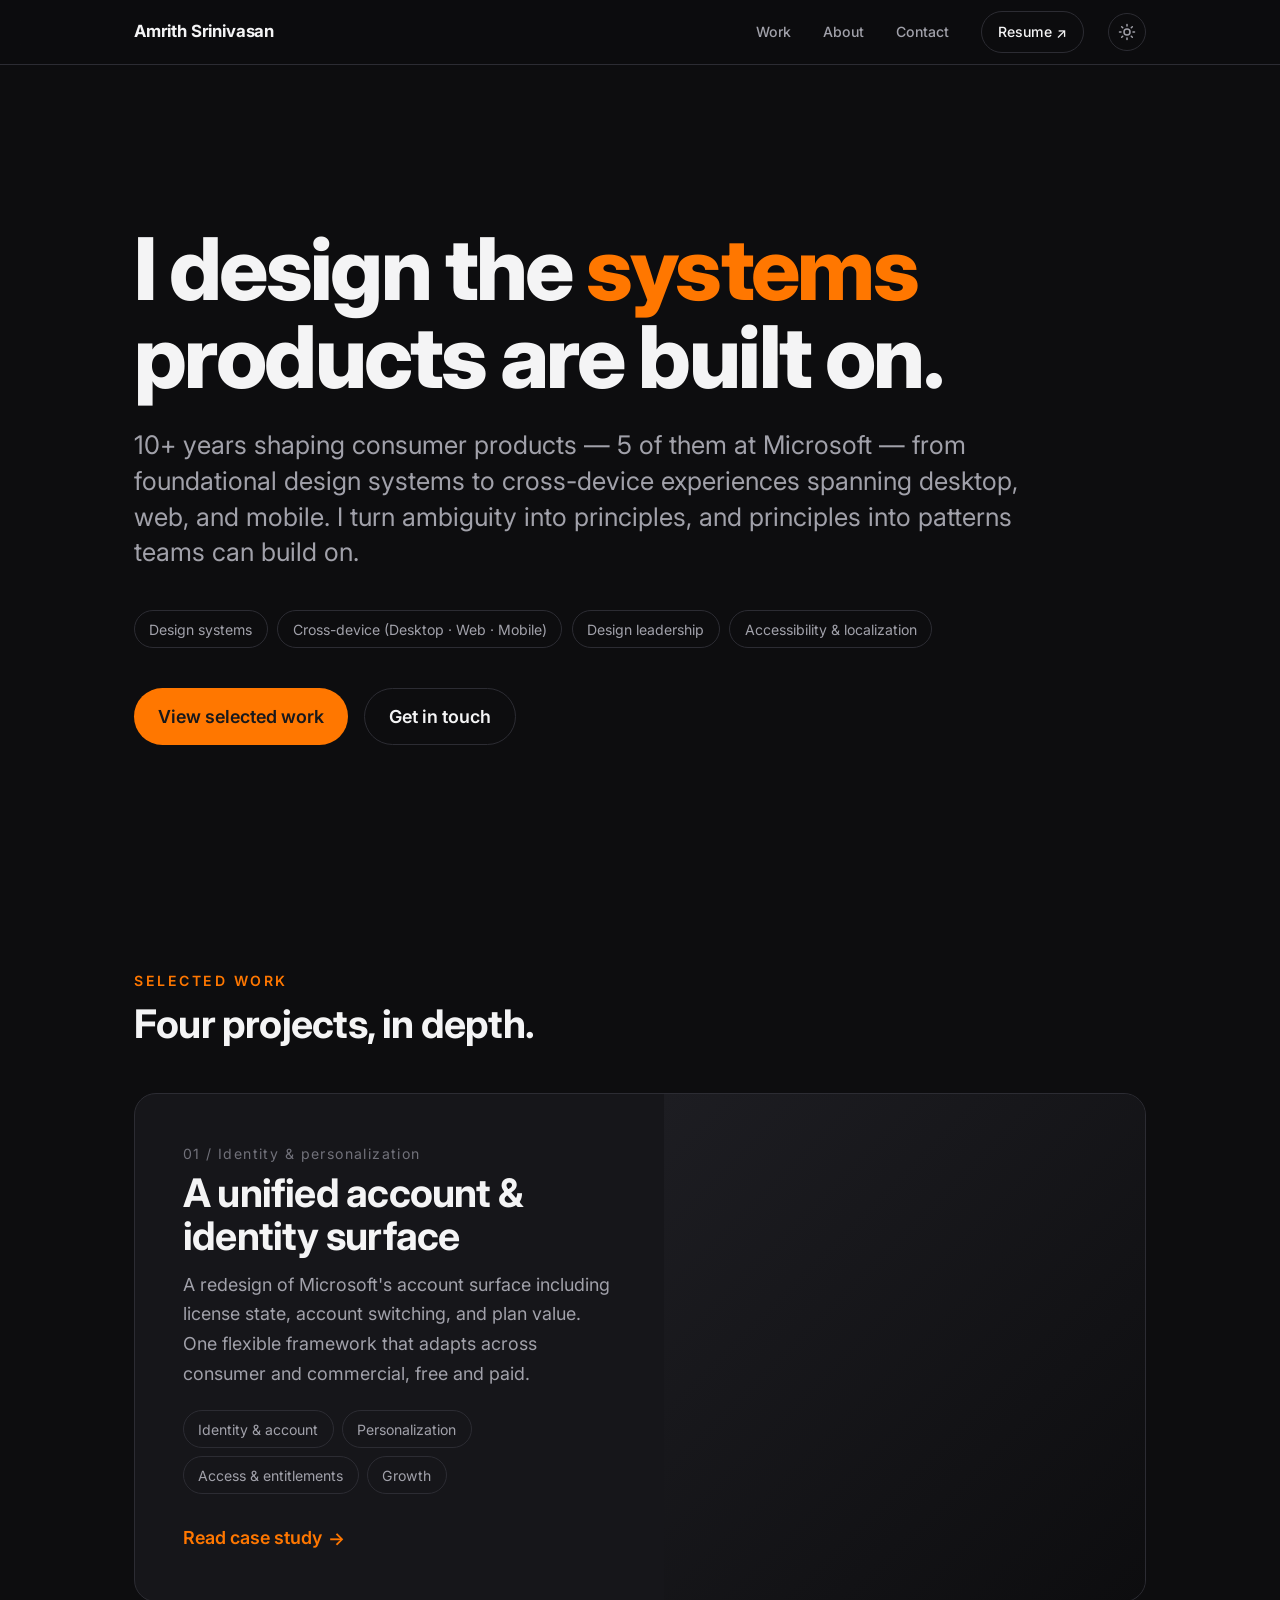
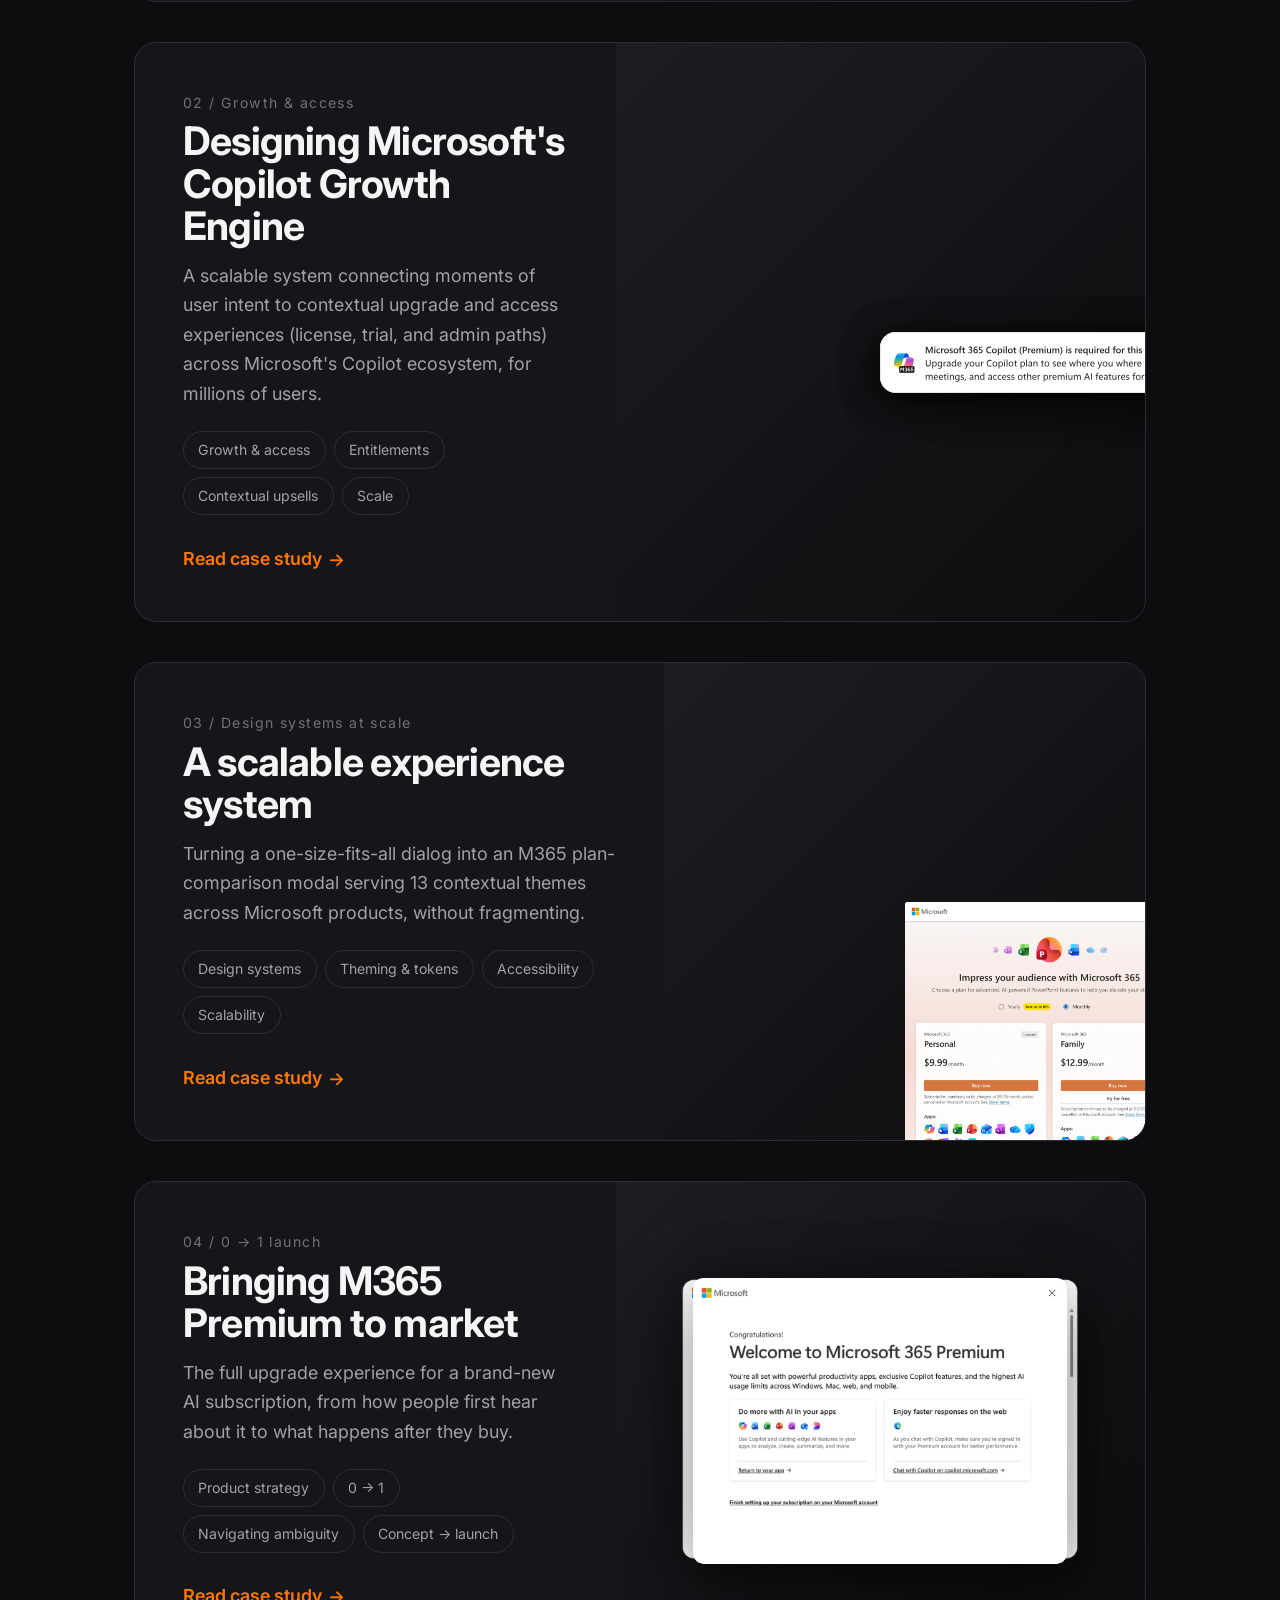
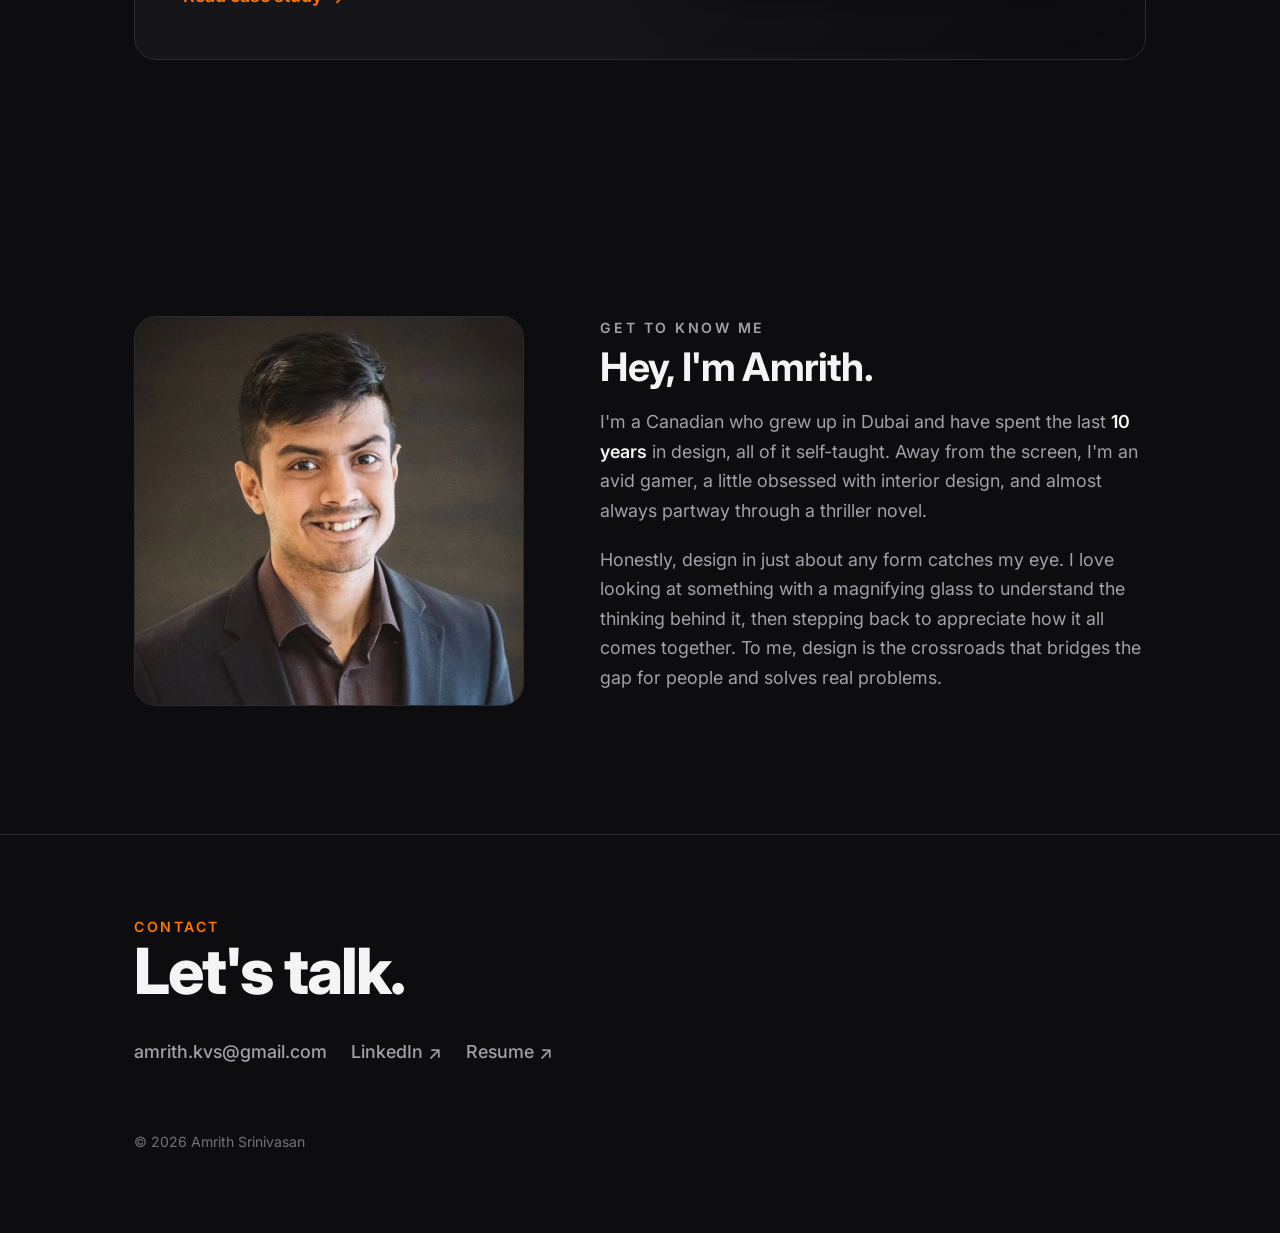
<file: index.html>
<!DOCTYPE html>
<html lang="en">
<head>
  <meta charset="UTF-8" />
  <meta name="viewport" content="width=device-width, initial-scale=1.0" />
  <link rel="icon" href="/favicon.ico" sizes="any" />
  <link rel="apple-touch-icon" href="/apple-touch-icon.png" />
  <title>Amrith Srinivasan · Portfolio</title>
  <meta name="description" content="Product designer with 10+ years of experience in identity, access, growth, and design systems. Most recently at Microsoft, working across desktop, web, and mobile." />
  <link rel="preconnect" href="https://fonts.googleapis.com" />
  <link rel="preconnect" href="https://fonts.gstatic.com" crossorigin />
  <link href="https://fonts.googleapis.com/css2?family=Inter:wght@400;500;600;700;800&display=swap" rel="stylesheet" />
  <script>(function(){try{if(localStorage.getItem('theme')==='light')document.documentElement.setAttribute('data-theme','light');}catch(e){}})();</script>
  <link rel="stylesheet" href="styles.css?v=58" />
</head>
<body>

  <!-- ============ NAV ============ -->
  <header class="nav" id="nav">
    <div class="wrap nav__inner">
      <a href="#top" class="nav__brand">Amrith Srinivasan</a>
      <div class="nav__right">
        <nav class="nav__links">
          <a href="#work">Work</a>
          <a href="#about">About</a>
          <a href="#contact">Contact</a>
          <a href="assets/resume.pdf" class="nav__cta">Resume <span class="ico-arr">↗</span></a>
        </nav>
        <button class="theme-toggle" id="themeToggle" type="button" aria-label="Toggle light and dark mode" title="Toggle theme">
          <svg class="icon-sun" viewBox="0 0 24 24" fill="none" stroke="currentColor" stroke-width="2" stroke-linecap="round" stroke-linejoin="round" aria-hidden="true"><circle cx="12" cy="12" r="4"/><path d="M12 2v2m0 16v2M4.9 4.9l1.4 1.4m11.4 11.4l1.4 1.4M2 12h2m16 0h2M4.9 19.1l1.4-1.4M17.7 6.3l1.4-1.4"/></svg>
          <svg class="icon-moon" viewBox="0 0 24 24" fill="none" stroke="currentColor" stroke-width="2" stroke-linecap="round" stroke-linejoin="round" aria-hidden="true"><path d="M21 12.8A9 9 0 1 1 11.2 3 7 7 0 0 0 21 12.8z"/></svg>
        </button>
        <button class="nav__toggle" aria-label="Menu" id="navToggle">☰</button>
      </div>
    </div>
  </header>

  <main id="top">

    <!-- ============ HERO ============ -->
    <section class="hero wrap">
      <h1 class="reveal">
        I design the <span class="accent">systems</span> products are built on.
      </h1>
      <p class="hero__lede reveal">
        10+ years shaping consumer products — 5 of them at Microsoft — from foundational design systems to cross-device experiences spanning desktop, web, and mobile. I turn ambiguity into principles, and principles into patterns teams can build on.
      </p>
      <div class="hero__meta reveal">
        <span class="tag">Design systems</span>
        <span class="tag">Cross-device (Desktop · Web · Mobile)</span>
        <span class="tag">Design leadership</span>
        <span class="tag">Accessibility &amp; localization</span>
      </div>
      <div class="btn-row reveal">
        <a href="#work" class="btn">View selected work</a>
        <a href="#contact" class="btn btn--ghost">Get in touch</a>
      </div>
    </section>

    <!-- ============ SELECTED WORK ============ -->
    <section class="section" id="work">
      <div class="wrap">
        <div class="head reveal">
          <p class="eyebrow">Selected work</p>
          <h2>Four projects, in depth.</h2>
        </div>

        <div class="work">

          <!-- ===== CASE 1 - Identity & personalization ===== -->
          <a class="case reveal" href="work/profiles-personalization.html">
            <div class="case__body">
              <span class="case__num">01 / Identity &amp; personalization</span>
              <h3 class="case__title">A unified account &amp; identity surface</h3>
              <p class="case__desc">
                A redesign of Microsoft's account surface including license state, account switching, and plan value. One flexible framework that adapts across consumer and commercial, free and paid.
              </p>
              <div class="case__tags">
                <span class="tag">Identity &amp; account</span>
                <span class="tag">Personalization</span>
                <span class="tag">Access &amp; entitlements</span>
                <span class="tag">Growth</span>
              </div>
              <span class="case__link">Read case study <span>→</span></span>
            </div>
            <div class="case__media">
              <div class="scaleshow" aria-hidden="true">
                <img class="scaleshow__item" src="assets/images/profiles-consumer-pf.svg?v=3" alt="" loading="lazy" />
                <img class="scaleshow__item" src="assets/images/profiles-consumer-free.svg" alt="" loading="lazy" />
                <img class="scaleshow__item" src="assets/images/profiles-commercial-premium.webp" alt="" loading="lazy" />
              </div>
            </div>
          </a>

          <!-- ===== CASE 2 - Copilot Growth Engine ===== -->
          <a class="case reveal" href="work/copilot-growth.html">
            <div class="case__body">
              <span class="case__num">02 / Growth &amp; access</span>
              <h3 class="case__title">Designing Microsoft's Copilot Growth Engine</h3>
              <p class="case__desc">
                A scalable system connecting moments of user intent to contextual upgrade and access experiences (license, trial, and admin paths) across Microsoft's Copilot ecosystem, for millions of users.
              </p>
              <div class="case__tags">
                <span class="tag">Growth &amp; access</span>
                <span class="tag">Entitlements</span>
                <span class="tag">Contextual upsells</span>
                <span class="tag">Scale</span>
              </div>
              <span class="case__link">Read case study <span>→</span></span>
            </div>
            <div class="case__media">
              <!--<span class="anchor-badge">Top match</span>-->
              <div class="bannerstack" aria-hidden="true">
                <img class="bannerstack__item" src="assets/images/copilot-banner-image.svg" alt="" loading="lazy" />
                <img class="bannerstack__item" src="assets/images/copilot-banner-agents.svg" alt="" loading="lazy" />
                <img class="bannerstack__item" src="assets/images/copilot-banner-voice.svg" alt="" loading="lazy" />
                <img class="bannerstack__item" src="assets/images/copilot-banner-premium.svg" alt="" loading="lazy" />
              </div>
            </div>
          </a>

          <!-- ===== CASE 3 - Design systems at scale ===== -->
          <a class="case reveal" href="work/experience-system.html">
            <div class="case__body">
              <span class="case__num">03 / Design systems at scale</span>
              <h3 class="case__title">A scalable experience system</h3>
              <p class="case__desc">
                Turning a one-size-fits-all dialog into an M365 plan-comparison modal serving 13 contextual themes across Microsoft products, without fragmenting.
              </p>
              <div class="case__tags">
                <span class="tag">Design systems</span>
                <span class="tag">Theming &amp; tokens</span>
                <span class="tag">Accessibility</span>
                <span class="tag">Scalability</span>
              </div>
              <span class="case__link">Read case study <span>→</span></span>
            </div>
            <div class="case__media">
              <div class="coverflow" aria-hidden="true">
                <img class="coverflow__item" src="assets/images/Word.webp" alt="" loading="lazy" />
                <img class="coverflow__item" src="assets/images/Excel.webp" alt="" loading="lazy" />
                <img class="coverflow__item" src="assets/images/PowerPoint.webp" alt="" loading="lazy" />
              </div>
            </div>
          </a>

          <!-- ===== CASE 4 - 0→1 strategy / ambiguity ===== -->
          <a class="case reveal" href="work/m365-premium.html">
            <div class="case__body">
              <span class="case__num">04 / 0 → 1 launch</span>
              <h3 class="case__title">Bringing M365 Premium to market</h3>
              <p class="case__desc">
                The full upgrade experience for a brand-new AI subscription, from how people first hear
                about it to what happens after they buy. <!-- The challenge: introducing it in a
                space where strong assumptions were established. -->
              </p>
              <div class="case__tags">
                <span class="tag">Product strategy</span>
                <span class="tag">0 → 1</span>
                <span class="tag">Navigating ambiguity</span>
                <span class="tag">Concept → launch</span>
              </div>
              <span class="case__link">Read case study <span>→</span></span>
            </div>
            <div class="case__media">
              <div class="cardswipe" aria-hidden="true">
                <img class="cardswipe__item" src="assets/images/premium-card-upgrade.webp" alt="" loading="lazy" />
                <img class="cardswipe__item" src="assets/images/premium-card-welcome.webp" alt="" loading="lazy" />
              </div>
            </div>
          </a>

        </div>
      </div>
    </section>

    <!-- ============ ABOUT ============ -->
    <section class="section" id="about">
      <div class="wrap about">
        <div class="about__photo reveal">
          <img src="assets/images/Amrith.webp" alt="Amrith Srinivasan" />
        </div>
        <div class="reveal">
          <p class="eyebrow">Get to know me</p>
          <h2 class="case__title" style="margin-bottom:1.2rem;">Hey, I'm Amrith.</h2>
          <p>
            I'm a Canadian who grew up in Dubai and have spent the last <strong>10 years</strong> in design,
            all of it self-taught. Away from the screen, I'm an avid gamer, a little obsessed
            with interior design, and almost always partway through a thriller novel.
          </p>
          <p>
            Honestly, design in just about any form catches my eye. I love looking at something with a magnifying glass to understand the thinking behind it, then stepping back to appreciate how
            it all comes together. To me, design is the crossroads that bridges the gap for
            people and solves real problems.
          </p>
        </div>
      </div>
    </section>

  </main>

  <!-- ============ CONTACT / FOOTER ============ -->
  <footer class="footer" id="contact">
    <div class="wrap">
      <p class="eyebrow reveal">Contact</p>
      <h2 class="reveal">Let's talk.</h2>
      <div class="footer__links reveal">
        <a href="mailto:amrith.kvs@gmail.com">amrith.kvs@gmail.com</a>
        <a href="https://www.linkedin.com/in/amrith-srinivasan/" target="_blank" rel="noopener">LinkedIn <span class="ico-arr">↗</span></a>
        <a href="assets/resume.pdf">Resume <span class="ico-arr">↗</span></a>
      </div>
      <div class="footer__base">
        <span>© <span id="year">2026</span> Amrith Srinivasan</span>
      </div>
    </div>
  </footer>

  <script src="main.js?v=11"></script>
  <!-- Cloudflare Web Analytics -->
  <script defer src='https://static.cloudflareinsights.com/beacon.min.js' data-cf-beacon='{"token": "83fbd1ffea1d4dc6bd88ee077af0a5d6"}'></script>
  <!-- End Cloudflare Web Analytics -->
</body>
</html>
</file>
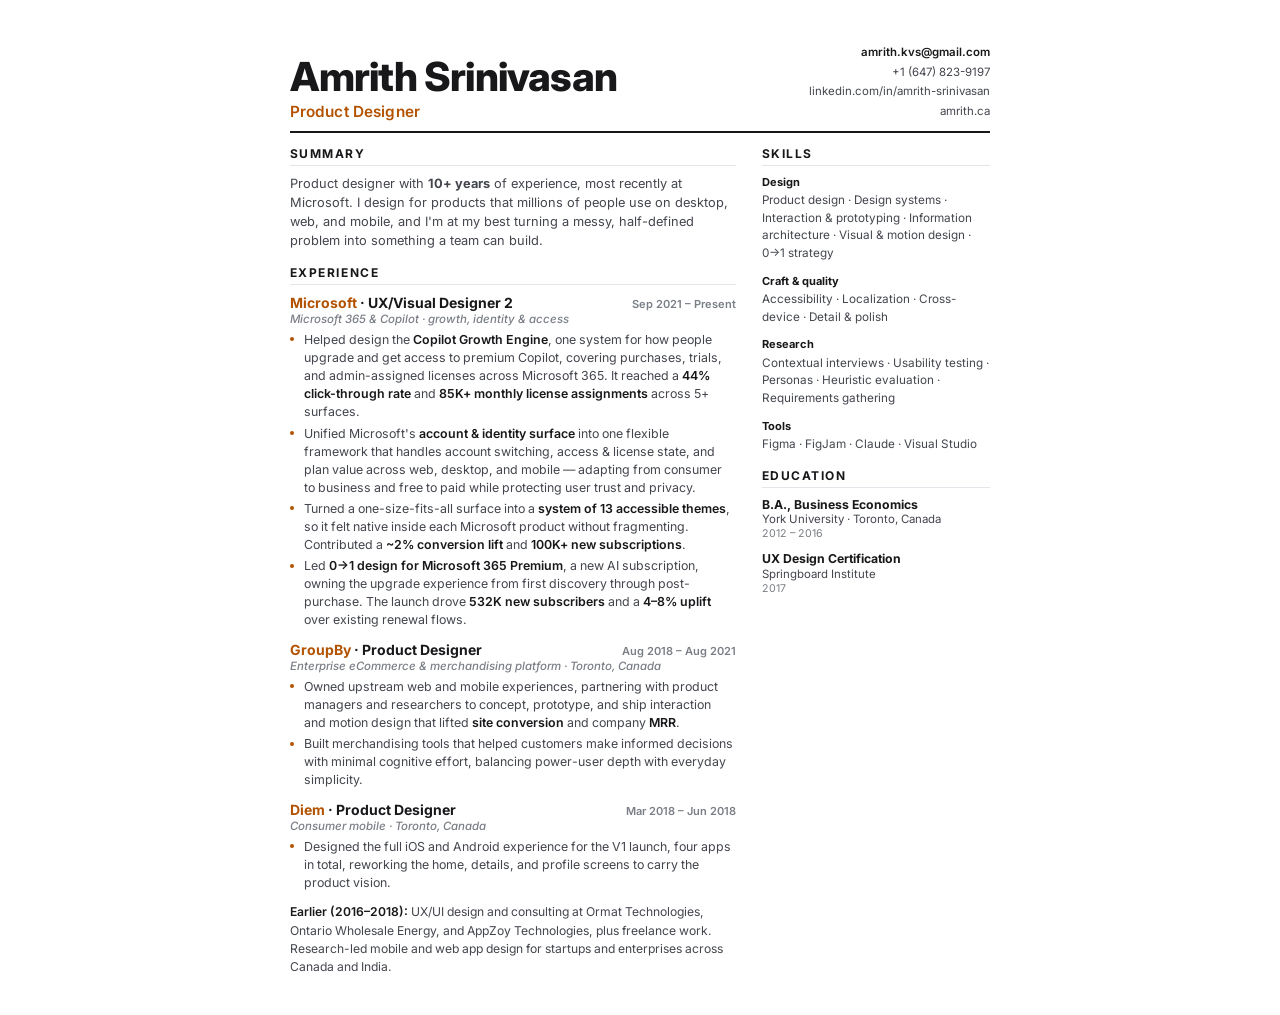
<file: assets/resume.html>
<!DOCTYPE html>
<html lang="en">
<head>
<meta charset="UTF-8" />
<meta name="viewport" content="width=device-width, initial-scale=1.0" />
<title>Amrith Srinivasan · Résumé</title>
<link rel="preconnect" href="https://fonts.googleapis.com" />
<link rel="preconnect" href="https://fonts.gstatic.com" crossorigin />
<link href="https://fonts.googleapis.com/css2?family=Inter:wght@400;500;600;700;800&display=swap" rel="stylesheet" />
<style>
  :root{
    --text:#18181b; --dim:#43464d; --mute:#7a7e86; --line:#e3e5ea;
    --accent:#b35200; --bg:#ffffff; --panel:#f6f7f9;  /* matches site light-mode accent (AA on white) */
  }
  *{ box-sizing:border-box; margin:0; padding:0; }
  @page{ size:letter; margin:0; }
  html,body{ background:var(--bg); color:var(--text);
    font-family:"Inter",-apple-system,BlinkMacSystemFont,"Segoe UI",Roboto,sans-serif;
    -webkit-print-color-adjust:exact; print-color-adjust:exact; }
  .page{ width:8.5in; padding:0.45in 0.6in 0.4in; margin:0 auto; }

  /* ---------- header ---------- */
  header{ display:flex; justify-content:space-between; align-items:flex-end;
    gap:1.5rem; padding-bottom:0.6rem; border-bottom:2px solid var(--text); }
  .name{ font-size:30pt; font-weight:800; letter-spacing:-0.02em; line-height:1; }
  .role{ font-size:11.5pt; font-weight:600; color:var(--accent);
    margin-top:0.35rem; letter-spacing:0.01em; }
  .contact{ font-size:8.6pt; color:var(--dim); text-align:right; line-height:1.7; white-space:nowrap; }
  .contact a{ color:var(--dim); text-decoration:none; }
  .contact b{ color:var(--text); font-weight:600; }

  /* ---------- body grid ---------- */
  .grid{ display:grid; grid-template-columns:1.95fr 1fr; gap:1.6rem; margin-top:0.85rem; }

  h2{ font-size:9pt; font-weight:700; text-transform:uppercase; letter-spacing:0.13em;
    color:var(--text); padding-bottom:0.25rem; margin-bottom:0.55rem;
    border-bottom:1px solid var(--line); }
  section + section{ margin-top:0.9rem; }

  .summary{ font-size:9.6pt; line-height:1.48; color:var(--dim); }

  /* ---------- experience ---------- */
  .job{ margin-bottom:0.72rem; }
  .job:last-child{ margin-bottom:0; }
  .job__top{ display:flex; justify-content:space-between; align-items:baseline; gap:1rem; }
  .job__title{ font-size:10.5pt; font-weight:700; }
  .job__title .co{ color:var(--accent); }
  .job__date{ font-size:8.3pt; font-weight:600; color:var(--mute); white-space:nowrap; }
  .job__meta{ font-size:8.6pt; font-weight:500; color:var(--mute); margin:0.04rem 0 0.34rem; font-style:italic; }
  ul{ list-style:none; }
  .job li{ position:relative; font-size:9.3pt; line-height:1.45; color:var(--dim);
    padding-left:0.9rem; margin-bottom:0.22rem; }
  .job li::before{ content:""; position:absolute; left:0; top:0.5em;
    width:4px; height:4px; border-radius:50%; background:var(--accent); }
  .job li b{ color:var(--text); font-weight:600; }
  .earlier{ font-size:9.1pt; line-height:1.5; color:var(--dim); }
  .earlier b{ color:var(--text); font-weight:600; }

  /* ---------- sidebar ---------- */
  .side h2{ margin-top:0; }
  .skill-group{ margin-bottom:0.7rem; }
  .skill-group:last-child{ margin-bottom:0; }
  .skill-label{ font-size:8.3pt; font-weight:700; color:var(--text); margin-bottom:0.2rem; }
  .skill-list{ font-size:8.8pt; line-height:1.5; color:var(--dim); }
  .edu{ margin-bottom:0.7rem; }
  .edu:last-child{ margin-bottom:0; }
  .edu__deg{ font-size:9.2pt; font-weight:700; color:var(--text); }
  .edu__sub{ font-size:8.6pt; color:var(--dim); margin-top:0.05rem; }
  .edu__date{ font-size:8pt; color:var(--mute); margin-top:0.05rem; }
</style>
</head>
<body>
<div class="page">

  <header>
    <div>
      <div class="name">Amrith Srinivasan</div>
      <div class="role">Product Designer</div>
    </div>
    <div class="contact">
      <b>amrith.kvs@gmail.com</b><br/>
      +1 (647) 823-9197<br/>
      <a href="https://www.linkedin.com/in/amrith-srinivasan/">linkedin.com/in/amrith-srinivasan</a><br/>
      <a href="http://amrith.ca/">amrith.ca</a>
    </div>
  </header>

  <div class="grid">

    <!-- ============ MAIN ============ -->
    <div class="main">

      <section>
        <h2>Summary</h2>
        <p class="summary">
          Product designer with <b>10+ years</b> of experience, most recently at Microsoft. I design for products that millions of people
          use on desktop, web, and mobile, and I'm at my best turning a messy, half-defined problem into
          something a team can build.
        </p>
      </section>

      <section>
        <h2>Experience</h2>

        <div class="job">
          <div class="job__top">
            <div class="job__title"><span class="co">Microsoft</span> · UX/Visual Designer 2</div>
            <div class="job__date">Sep 2021 – Present</div>
          </div>
          <div class="job__meta">Microsoft 365 &amp; Copilot · growth, identity &amp; access</div>
          <ul>
            <li>Helped design the <b>Copilot Growth Engine</b>, one system for how people upgrade and get access
              to premium Copilot, covering purchases, trials, and admin-assigned licenses across Microsoft 365.
              It reached a <b>44% click-through rate</b> and <b>85K+ monthly license assignments</b> across
              5+ surfaces.</li>
            <li>Unified Microsoft's <b>account &amp; identity surface</b> into one flexible framework that handles
              account switching, access &amp; license state, and plan value across web, desktop, and mobile —
              adapting from consumer to business and free to paid while protecting user trust and privacy.</li>
            <li>Turned a one-size-fits-all surface into a <b>system of 13 accessible themes</b>, so it felt native
              inside each Microsoft product without fragmenting. Contributed a <b>~2% conversion lift</b> and
              <b>100K+ new subscriptions</b>.</li>
            <li>Led <b>0→1 design for Microsoft 365 Premium</b>, a new AI subscription, owning the upgrade
              experience from first discovery through post-purchase. The launch drove <b>532K new subscribers</b>
              and a <b>4–8% uplift</b> over existing renewal flows.</li>
          </ul>
        </div>

        <div class="job">
          <div class="job__top">
            <div class="job__title"><span class="co">GroupBy</span> · Product Designer</div>
            <div class="job__date">Aug 2018 – Aug 2021</div>
          </div>
          <div class="job__meta">Enterprise eCommerce &amp; merchandising platform · Toronto, Canada</div>
          <ul>
            <li>Owned upstream web and mobile experiences, partnering with product managers and researchers to
              concept, prototype, and ship interaction and motion design that lifted <b>site conversion</b> and
              company <b>MRR</b>.</li>
            <li>Built merchandising tools that helped customers make informed decisions with minimal cognitive
              effort, balancing power-user depth with everyday simplicity.</li>
          </ul>
        </div>

        <div class="job">
          <div class="job__top">
            <div class="job__title"><span class="co">Diem</span> · Product Designer</div>
            <div class="job__date">Mar 2018 – Jun 2018</div>
          </div>
          <div class="job__meta">Consumer mobile · Toronto, Canada</div>
          <ul>
            <li>Designed the full iOS and Android experience for the V1 launch, four apps in total,
              reworking the home, details, and profile screens to carry the product vision.</li>
          </ul>
        </div>

        <div class="job">
          <p class="earlier">
            <b>Earlier (2016–2018):</b> UX/UI design and consulting at Ormat Technologies, Ontario Wholesale
            Energy, and AppZoy Technologies, plus freelance work. Research-led mobile and web app design for
            startups and enterprises across Canada and India.
          </p>
        </div>

      </section>
    </div>

    <!-- ============ SIDEBAR ============ -->
    <aside class="side">

      <section>
        <h2>Skills</h2>
        <div class="skill-group">
          <div class="skill-label">Design</div>
          <div class="skill-list">Product design · Design systems · Interaction &amp; prototyping ·
            Information architecture · Visual &amp; motion design · 0→1 strategy</div>
        </div>
        <div class="skill-group">
          <div class="skill-label">Craft &amp; quality</div>
          <div class="skill-list">Accessibility · Localization · Cross-device · Detail &amp; polish</div>
        </div>
        <div class="skill-group">
          <div class="skill-label">Research</div>
          <div class="skill-list">Contextual interviews · Usability testing · Personas ·
            Heuristic evaluation · Requirements gathering</div>
        </div>
        <div class="skill-group">
          <div class="skill-label">Tools</div>
          <div class="skill-list">Figma · FigJam · Claude · Visual Studio</div>
        </div>
      </section>

      <section>
        <h2>Education</h2>
        <div class="edu">
          <div class="edu__deg">B.A., Business Economics</div>
          <div class="edu__sub">York University · Toronto, Canada</div>
          <div class="edu__date">2012 – 2016</div>
        </div>
        <div class="edu">
          <div class="edu__deg">UX Design Certification</div>
          <div class="edu__sub">Springboard Institute</div>
          <div class="edu__date">2017</div>
        </div>
      </section>

    </aside>

  </div>
</div>
</body>
</html>
</file>
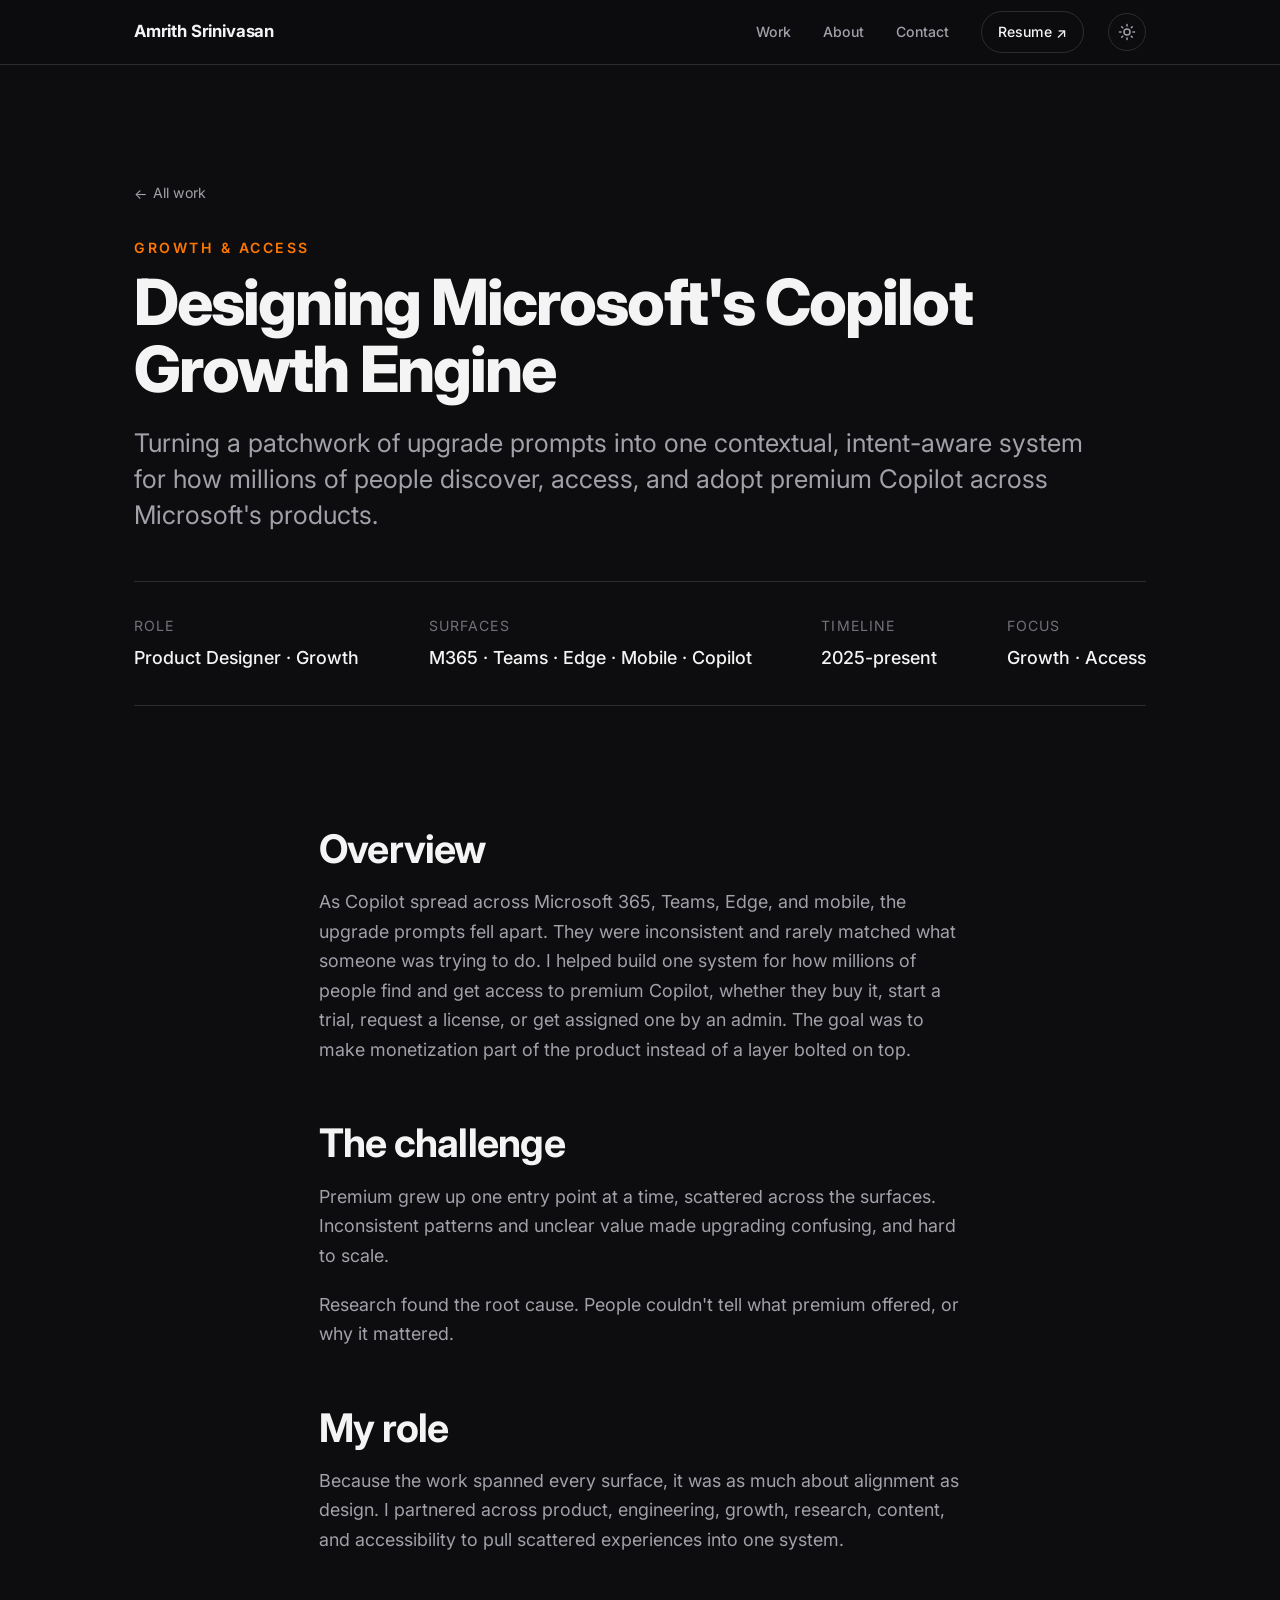
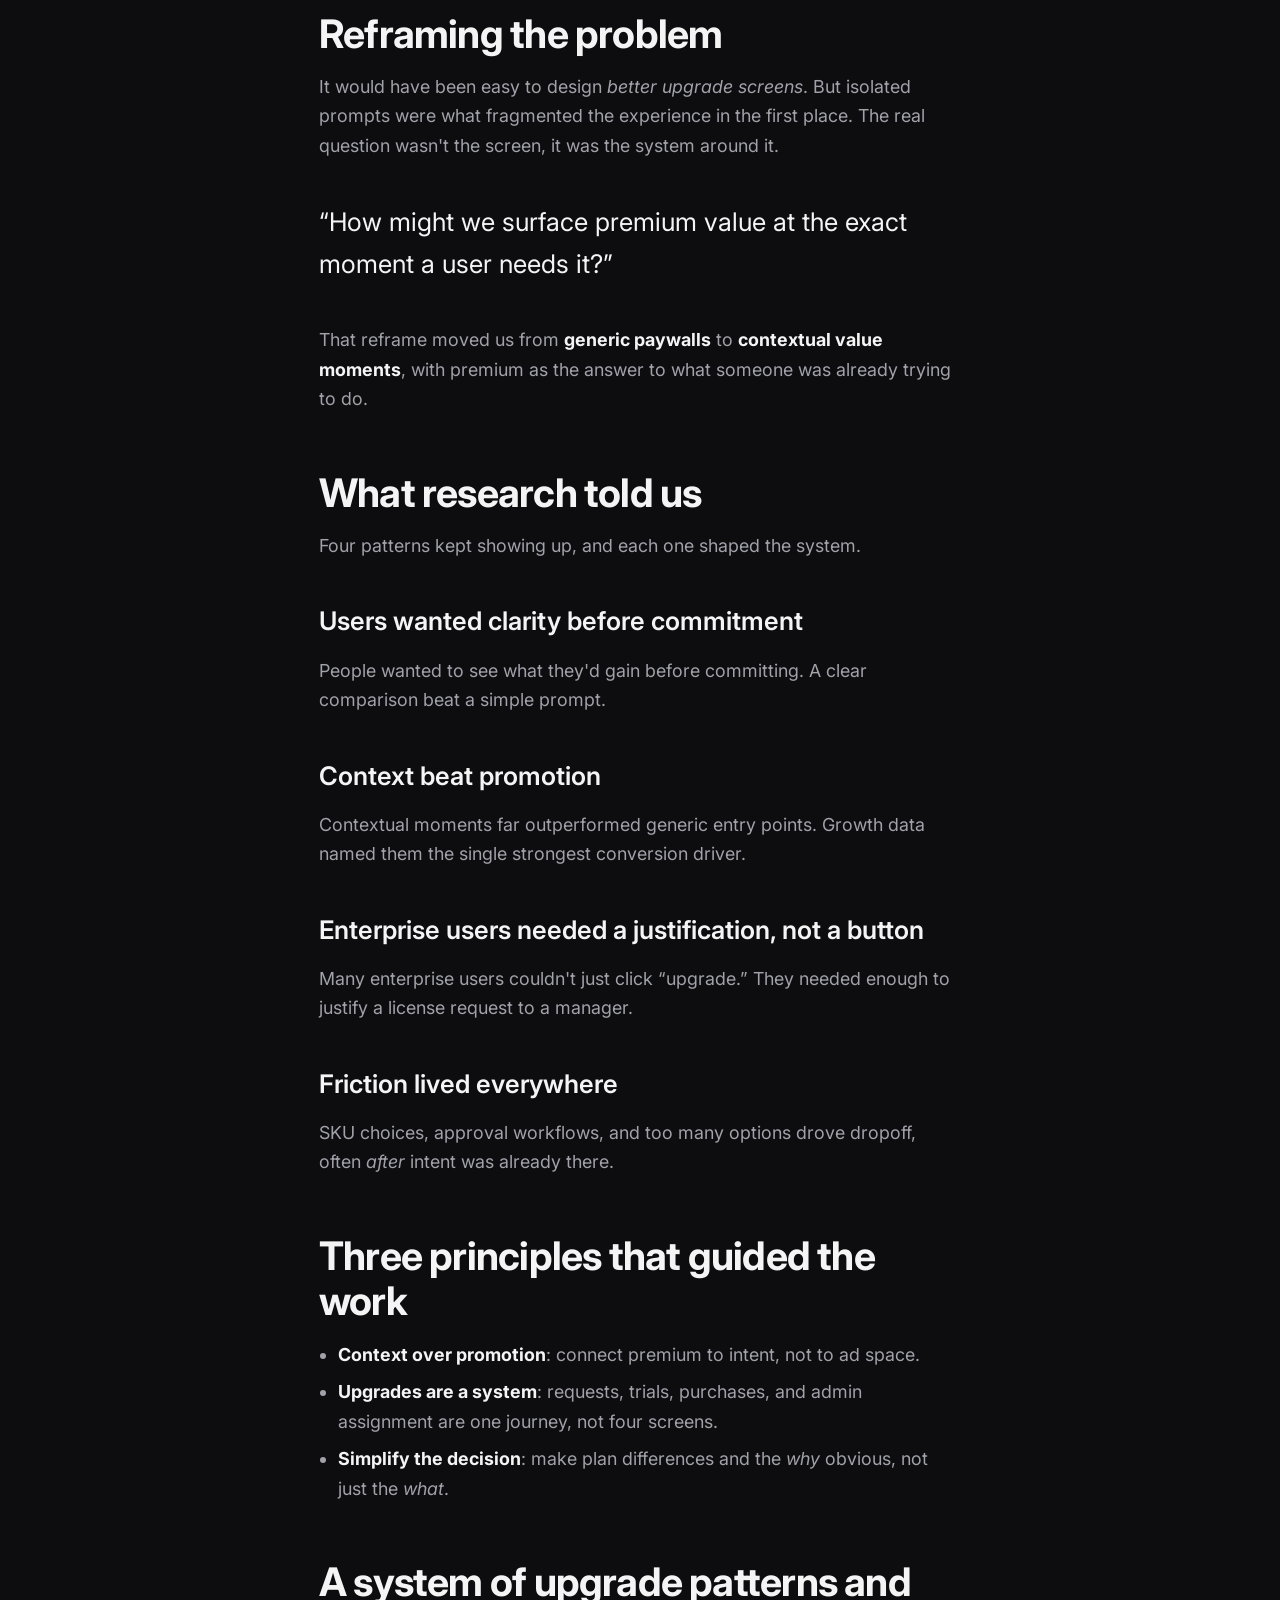
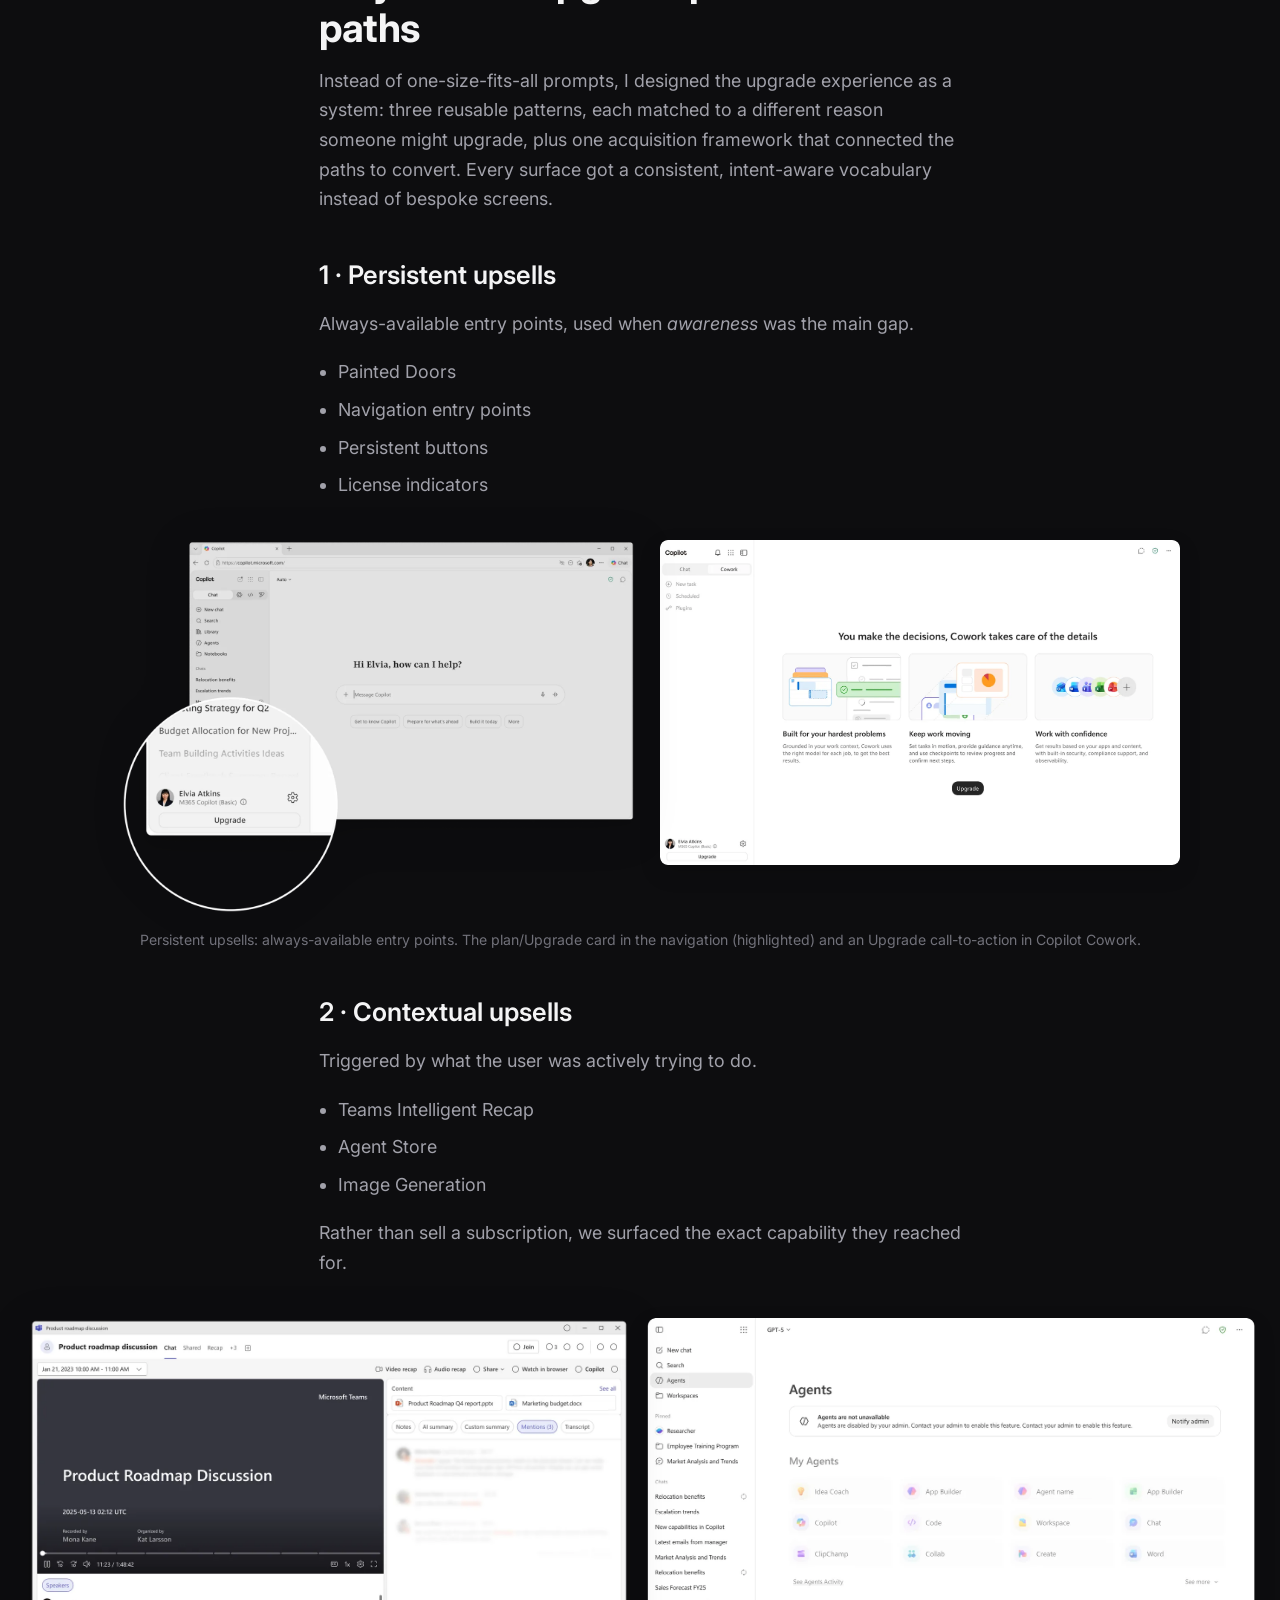
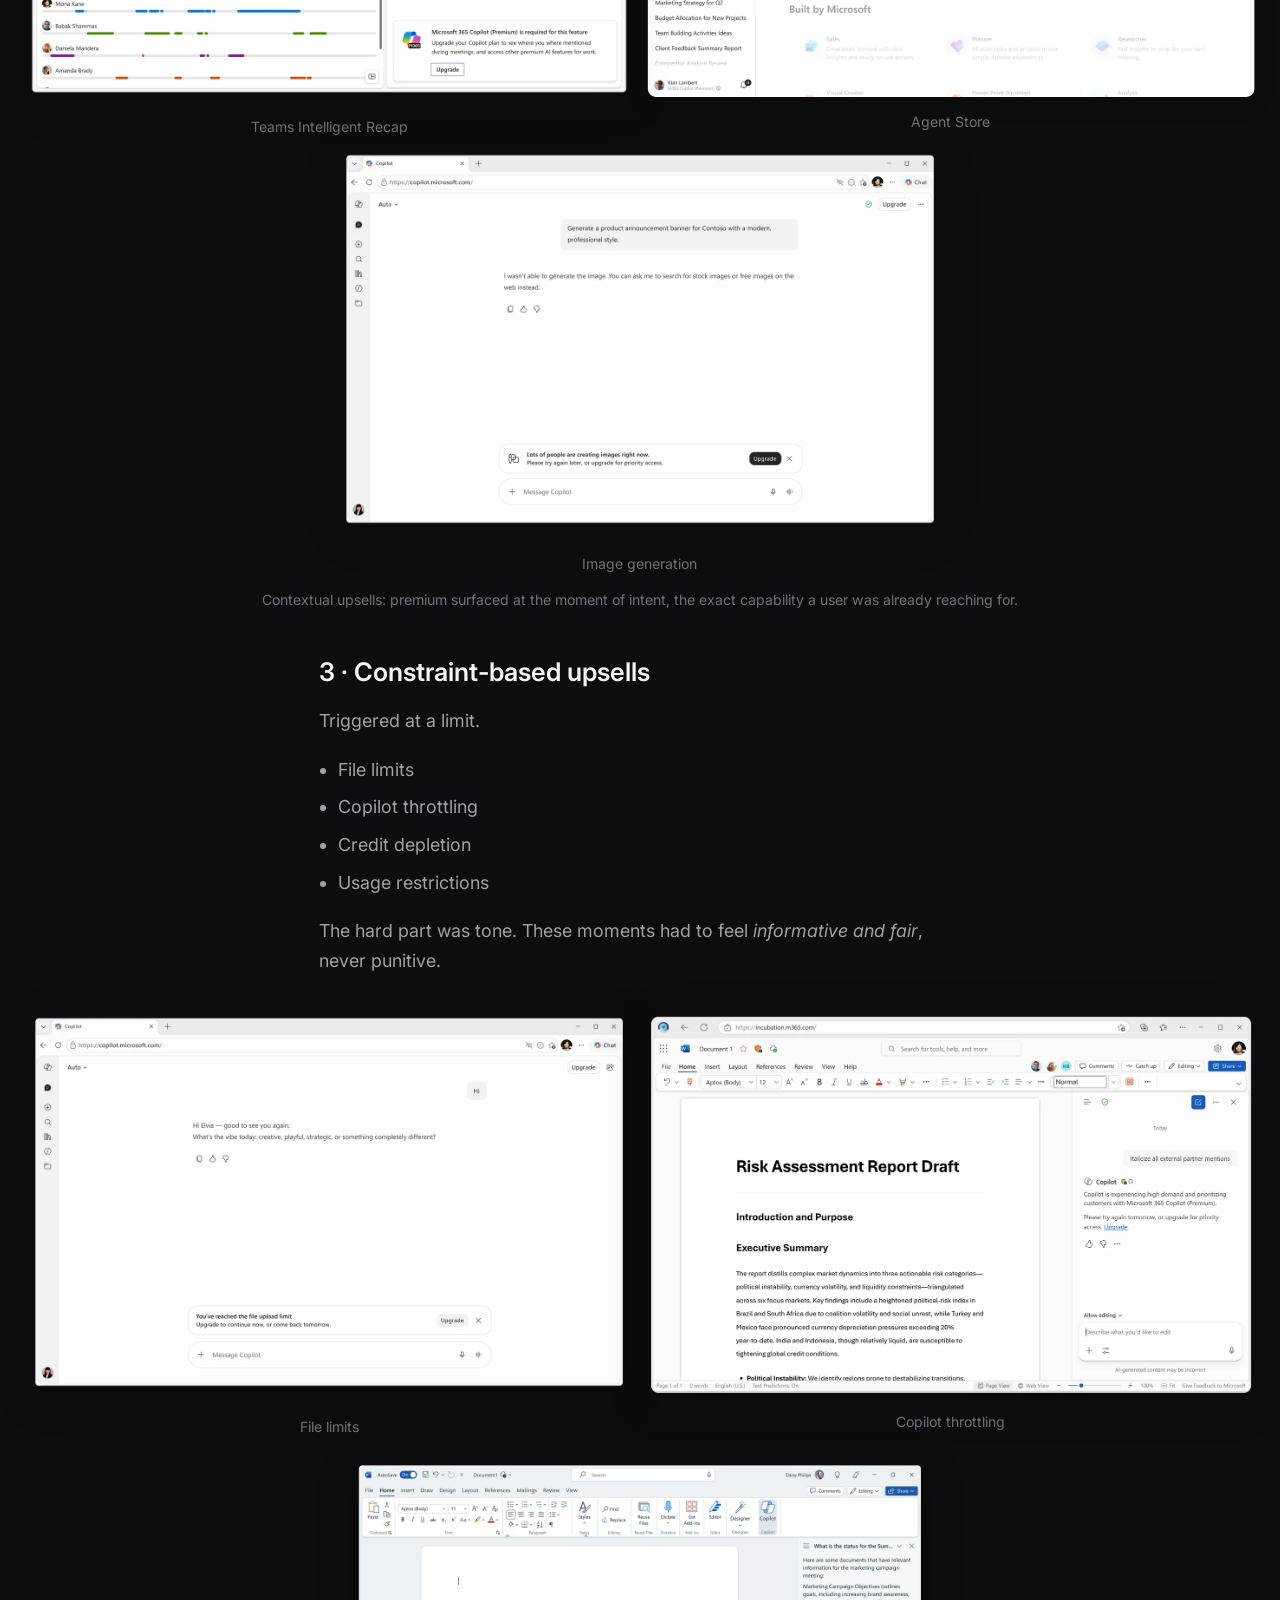
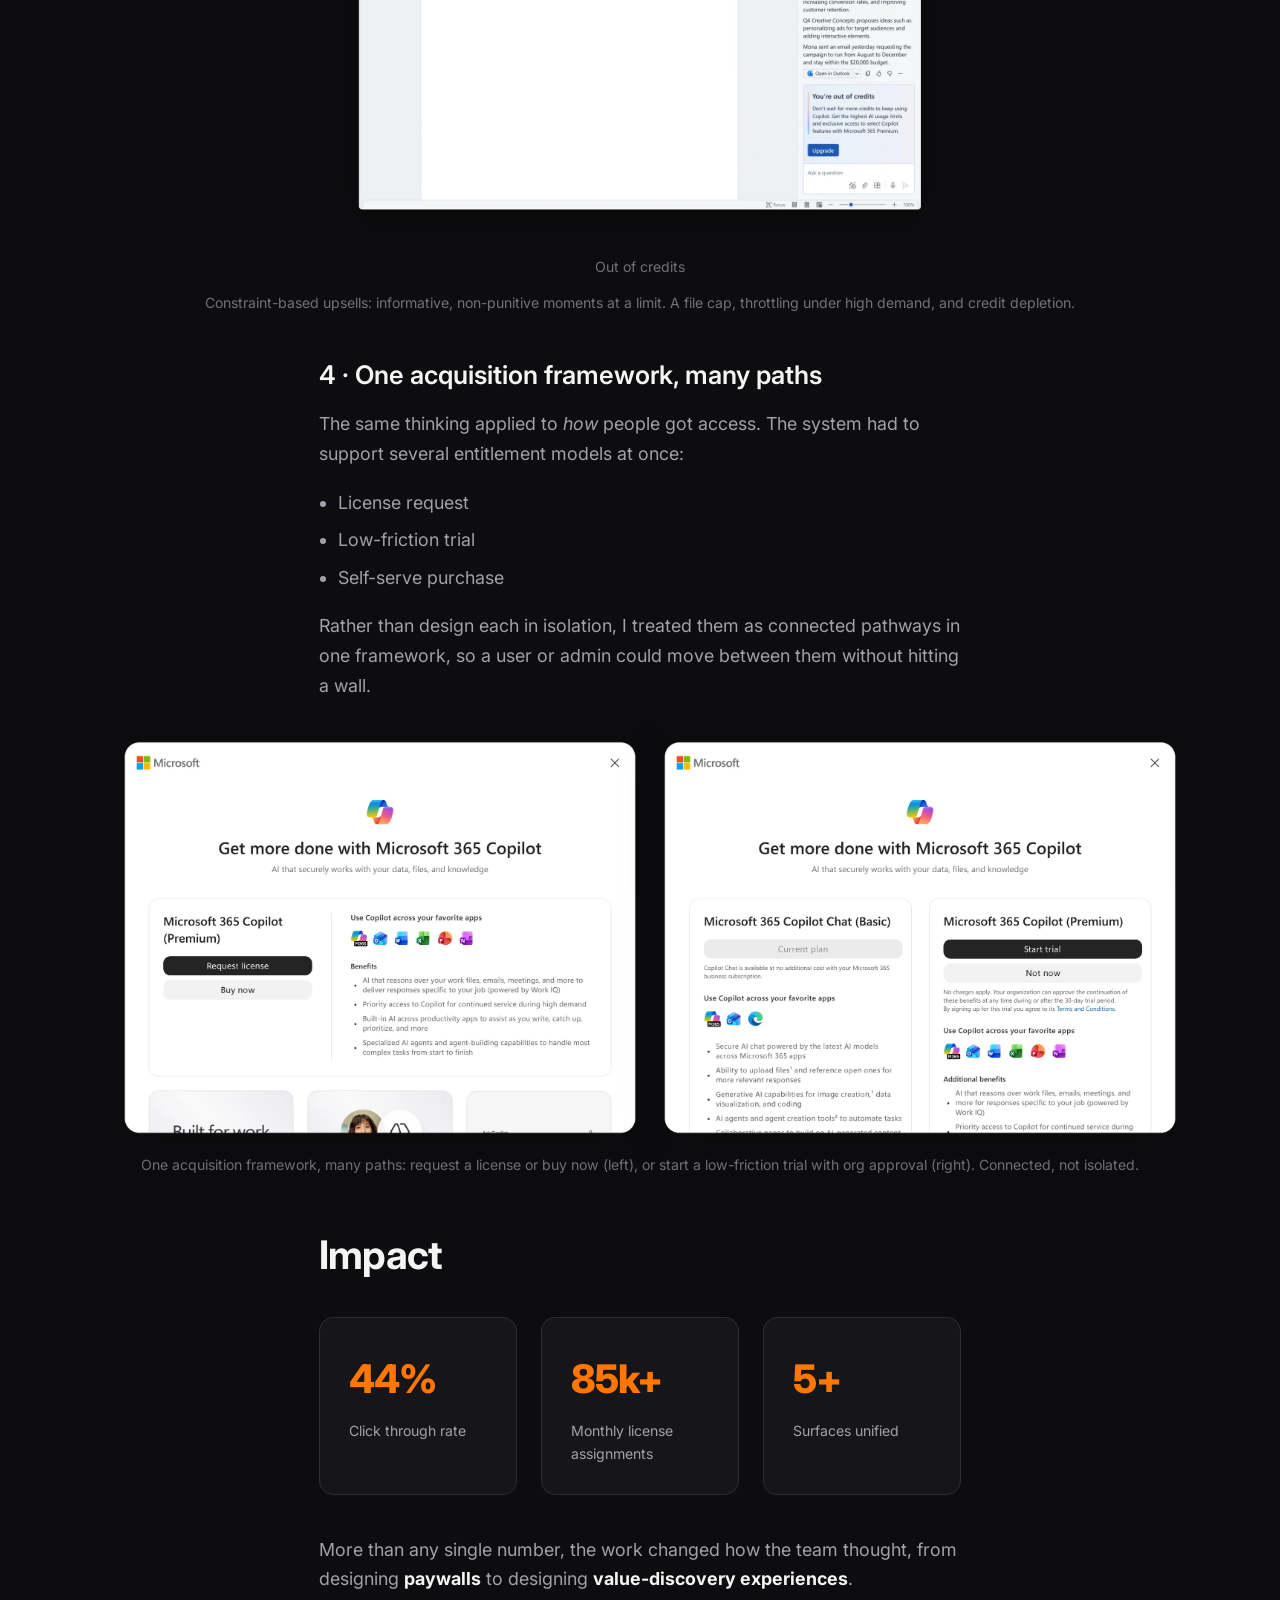
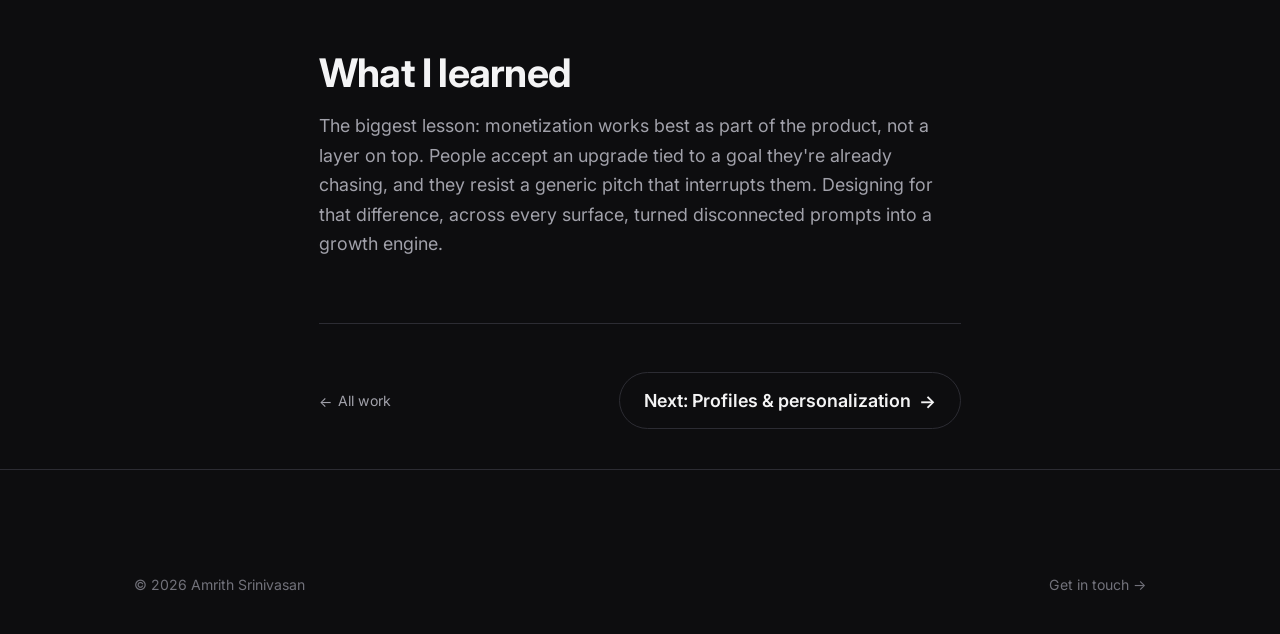
<file: work/copilot-growth.html>
<!DOCTYPE html>
<html lang="en">
<head>
  <meta charset="UTF-8" />
  <meta name="viewport" content="width=device-width, initial-scale=1.0" />
  <link rel="icon" href="/favicon.ico" sizes="any" />
  <link rel="apple-touch-icon" href="/apple-touch-icon.png" />
  <title>Designing Microsoft's Copilot Growth Engine · Amrith Srinivasan</title>
  <meta name="description" content="Case study: a scalable framework for contextual upgrade experiences across Microsoft's Copilot products." />
  <link rel="preconnect" href="https://fonts.googleapis.com" />
  <link rel="preconnect" href="https://fonts.gstatic.com" crossorigin />
  <link href="https://fonts.googleapis.com/css2?family=Inter:wght@400;500;600;700;800&display=swap" rel="stylesheet" />
  <script>(function(){try{if(localStorage.getItem('theme')==='light')document.documentElement.setAttribute('data-theme','light');}catch(e){}})();</script>
  <link rel="stylesheet" href="../styles.css?v=58" />
</head>
<body>

  <header class="nav">
    <div class="wrap nav__inner">
      <a href="../index.html" class="nav__brand">Amrith Srinivasan</a>
      <div class="nav__right">
        <nav class="nav__links">
          <a href="../index.html#work">Work</a>
          <a href="../index.html#about">About</a>
          <a href="../index.html#contact">Contact</a>
          <a href="../assets/resume.pdf" class="nav__cta">Resume <span class="ico-arr">↗</span></a>
        </nav>
        <button class="theme-toggle" id="themeToggle" type="button" aria-label="Toggle light and dark mode" title="Toggle theme">
          <svg class="icon-sun" viewBox="0 0 24 24" fill="none" stroke="currentColor" stroke-width="2" stroke-linecap="round" stroke-linejoin="round" aria-hidden="true"><circle cx="12" cy="12" r="4"/><path d="M12 2v2m0 16v2M4.9 4.9l1.4 1.4m11.4 11.4l1.4 1.4M2 12h2m16 0h2M4.9 19.1l1.4-1.4M17.7 6.3l1.4-1.4"/></svg>
          <svg class="icon-moon" viewBox="0 0 24 24" fill="none" stroke="currentColor" stroke-width="2" stroke-linecap="round" stroke-linejoin="round" aria-hidden="true"><path d="M21 12.8A9 9 0 1 1 11.2 3 7 7 0 0 0 21 12.8z"/></svg>
        </button>
      </div>
    </div>
  </header>

  <main>
    <section class="cs-hero wrap">
      <a href="../index.html#work" class="cs-back"><span class="ico-arr">←</span> All work</a>
      <p class="eyebrow">Growth &amp; access</p>
      <h1>Designing Microsoft's Copilot Growth Engine</h1>
      <p class="cs-hero__lede">
        Turning a patchwork of upgrade prompts into one contextual, intent-aware system for how
        millions of people discover, access, and adopt premium Copilot across Microsoft's products.
      </p>


      <dl class="cs-meta">
        <div><dt>Role</dt><dd>Product Designer · Growth</dd></div>
        <div><dt>Surfaces</dt><dd>M365 · Teams · Edge · Mobile · Copilot</dd></div>
        <div><dt>Timeline</dt><dd>2025-present</dd></div>
        <div><dt>Focus</dt><dd>Growth · Access</dd></div>
      </dl>
    </section>

    <article class="cs-body wrap">

      <h2>Overview</h2>
      <p>
        As Copilot spread across Microsoft 365, Teams, Edge, and mobile, the upgrade prompts fell apart.
        They were inconsistent and rarely matched what someone was trying to do. I helped build one system
        for how millions of people find and get access to premium Copilot, whether they buy it, start a
        trial, request a license, or get assigned one by an admin. The goal was to make monetization part
        of the product instead of a layer bolted on top.
      </p>

      <h2>The challenge</h2>

      <p>Premium grew up one entry point at a time, scattered across the surfaces. Inconsistent patterns and unclear value made upgrading confusing, and hard to scale.</p>

      <p>Research found the root cause. People couldn't tell what premium offered, or why it mattered.</p>
      <!--<ul class="bullets">
        <li>Feature discovery</li>
        <li>Usage limits</li>
        <li>License requests</li>
        <li>Free trials</li>
        <li>Organizational approval workflows</li>
        <li>Self-service purchasing</li>
      </ul>
      <p>Because each had grown up on its own, the surfaces suffered from:</p>
      <ul class="bullets">
        <li>Inconsistent UX patterns</li>
        <li>Confusing plan differentiation</li>
        <li>High funnel abandonment</li>
        <li>Difficulty scaling to new surfaces</li>
        <li>Fragmented upgrade journeys</li>
      </ul>
      <p>
        Research made the root problem clear: users often didn't understand what premium actually
        unlocked, and couldn't justify an upgrade without a clear comparison of value.
      </p> -->

      <h2>My role</h2>
      <p>
        Because the work spanned every surface, it was as much about alignment as design. I partnered
        across product, engineering, growth, research, content, and accessibility to pull scattered
        experiences into one system. <!--My responsibilities spanned:-->
      </p>
      <!--<ul class="bullets">
        <li>The upsell principles the org designed against</li>
        <li>The core upgrade surface and its contextual patterns</li>
        <li>Scalable frameworks new surfaces could adopt</li>
        <li>Experimentation strategy and cross-product alignment</li>
      </ul>-->

      <h2>Reframing the problem</h2>
      <p>
        It would have been easy to design <em>better upgrade screens</em>. But isolated prompts were what
        fragmented the experience in the first place. The real question wasn't the screen, it was the
        system around it.
      </p>
      <div class="cs-figure">
        <p style="font-size:var(--step-1); color:var(--text); margin:0;">
          “How might we surface premium value at the exact moment a user needs it?”
        </p>
      </div>
      <p>
        That reframe moved us from <strong>generic paywalls</strong> to <strong>contextual value
        moments</strong>, with premium as the answer to what someone was already trying to do.
      </p>

      <h2>What research told us</h2>
      <p>Four patterns kept showing up, and each one shaped the system.</p>

      <h3>Users wanted clarity before commitment</h3>
      <p>
        People wanted to see what they'd gain before committing. A clear comparison beat a simple prompt.
      </p>
      <h3>Context beat promotion</h3>
      <p>
        Contextual moments far outperformed generic entry points. Growth data named them the single
        strongest conversion driver.
      </p>
      <h3>Enterprise users needed a justification, not a button</h3>
      <p>
        Many enterprise users couldn't just click “upgrade.” They needed enough to justify a license
        request to a manager.
      </p>
      <h3>Friction lived everywhere</h3>
      <p>
        SKU choices, approval workflows, and too many options drove dropoff, often <em>after</em> intent
        was already there.
      </p>

      <h2>Three principles that guided the work</h2>
      <ul class="bullets">
        <li><strong>Context over promotion</strong>: connect premium to intent, not to ad space.</li>
        <li><strong>Upgrades are a system</strong>: requests, trials, purchases, and admin assignment are one journey, not four screens.</li>
        <li><strong>Simplify the decision</strong>: make plan differences and the <em>why</em> obvious, not just the <em>what</em>.</li>
      </ul>

      <h2>A system of upgrade patterns and paths</h2>
      <p>
        Instead of one-size-fits-all prompts, I designed the upgrade experience as a system: three
        reusable patterns, each matched to a different reason someone might upgrade, plus one
        acquisition framework that connected the paths to convert. Every surface got a consistent,
        intent-aware vocabulary instead of bespoke screens.
      </p>

      <h3>1 · Persistent upsells</h3>
      <p>Always-available entry points, used when <em>awareness</em> was the main gap.</p>
      <ul class="bullets">
        <li>Painted Doors</li>
        <li>Navigation entry points</li>
        <li>Persistent buttons</li>
        <li>License indicators</li>
      </ul>

      <figure class="cs-figure" style="position:relative; left:50%; transform:translateX(-50%); width:min(1040px, 94vw);">
        <div class="cs-figure__frame" style="padding:0; min-height:0; border:0; background:transparent; overflow:visible;">
          <div style="display:flex; gap:1.25rem; align-items:flex-start;">
            <img src="../assets/images/copilot-leftnav.webp" alt="Persistent upsell in the left navigation: the plan name and Upgrade button, highlighted." style="width:50%; height:auto; filter:drop-shadow(0 8px 22px rgba(0,0,0,0.14));" />
            <img src="../assets/images/copilot-header.webp" alt="A persistent Upgrade call-to-action in the Copilot Cowork experience." style="width:50%; height:auto; border-radius:8px; box-shadow:0 8px 22px rgba(0,0,0,0.14);" />
          </div>
        </div>
        <figcaption>Persistent upsells: always-available entry points. The plan/Upgrade card in the navigation (highlighted) and an Upgrade call-to-action in Copilot Cowork.</figcaption>
      </figure>

      <h3>2 · Contextual upsells</h3>
      <p>Triggered by what the user was actively trying to do.</p>
      <ul class="bullets">
        <li>Teams Intelligent Recap</li>
        <li>Agent Store</li>
        <li>Image Generation</li>
        <!--<li>Feature-discovery moments</li>-->
      </ul>
      <p>Rather than sell a subscription, we surfaced the exact capability they reached for.</p>

      <figure class="cs-figure" style="position:relative; left:50%; transform:translateX(-50%); width:min(1400px, 96vw);">
        <div class="cs-figure__frame" style="padding:0; min-height:0; border:0; background:transparent; overflow:visible;">
          <div style="display:flex; gap:0.9rem; align-items:flex-start; flex-wrap:wrap; justify-content:center;">
            <div style="flex:0 1 calc(50% - 0.45rem); min-width:0;">
              <img src="../assets/images/copilot-ctx-teams.webp" alt="Teams Intelligent Recap prompting a premium upgrade to unlock the feature." style="width:100%; height:auto; filter:drop-shadow(0 8px 22px rgba(0,0,0,0.14));" />
              <div style="margin-top:0.8rem; text-align:center; font-size:var(--step--1); color:var(--text-mute);">Teams Intelligent Recap</div>
            </div>
            <div style="flex:0 1 calc(50% - 0.45rem); min-width:0;">
              <img src="../assets/images/copilot-ctx-agents.webp" alt="The Agent Store, where premium agents drive a contextual upgrade moment." style="width:100%; height:auto; border-radius:8px; box-shadow:0 8px 22px rgba(0,0,0,0.14);" />
              <div style="margin-top:0.8rem; text-align:center; font-size:var(--step--1); color:var(--text-mute);">Agent Store</div>
            </div>
            <div style="flex:0 1 calc(50% - 0.45rem); min-width:0;">
              <img src="../assets/images/copilot-ctx-image.webp" alt="Image generation surfacing an upgrade at the moment a usage limit is reached." style="width:100%; height:auto; filter:drop-shadow(0 8px 22px rgba(0,0,0,0.14));" />
              <div style="margin-top:0.8rem; text-align:center; font-size:var(--step--1); color:var(--text-mute);">Image generation</div>
            </div>
          </div>
        </div>
        <figcaption>Contextual upsells: premium surfaced at the moment of intent, the exact capability a user was already reaching for.</figcaption>
      </figure>

      <h3>3 · Constraint-based upsells</h3>
      <p>Triggered at a limit.</p>
      <ul class="bullets">
        <li>File limits</li>
        <li>Copilot throttling</li>
        <li>Credit depletion</li>
        <li>Usage restrictions</li>
      </ul>
      <p>The hard part was tone. These moments had to feel <em>informative and fair</em>, never punitive.</p>

      <figure class="cs-figure" style="position:relative; left:50%; transform:translateX(-50%); width:min(1400px, 96vw);">
        <div class="cs-figure__frame" style="padding:0; min-height:0; border:0; background:transparent; overflow:visible;">
          <div style="display:flex; gap:0.9rem; align-items:flex-start; flex-wrap:wrap; justify-content:center;">
            <div style="flex:0 1 calc(50% - 0.45rem); min-width:0;">
              <img src="../assets/images/copilot-constraint-file.webp" alt="Copilot on the web showing a calm inline notice: 'You've reached the file upload limit. Upgrade to continue now, or come back tomorrow,' with an Upgrade button." style="width:100%; height:auto; filter:drop-shadow(0 8px 22px rgba(0,0,0,0.14));" />
              <div style="margin-top:0.8rem; text-align:center; font-size:var(--step--1); color:var(--text-mute);">File limits</div>
            </div>
            <div style="flex:0 1 calc(50% - 0.45rem); min-width:0;">
              <img src="../assets/images/copilot-constraint-throttle.webp" alt="Word with the Copilot pane explaining it is experiencing high demand and prioritizing Premium customers, offering to try again later or upgrade for priority access." style="width:100%; height:auto; filter:drop-shadow(0 8px 22px rgba(0,0,0,0.14));" />
              <div style="margin-top:0.8rem; text-align:center; font-size:var(--step--1); color:var(--text-mute);">Copilot throttling</div>
            </div>
            <div style="flex:0 1 calc(50% - 0.45rem); min-width:0;">
              <img src="../assets/images/copilot-constraint-credits.webp" alt="Word with the Copilot pane showing an 'You're out of credits' card, explaining Premium offers the highest AI usage limits, with an Upgrade button." style="width:100%; height:auto; filter:drop-shadow(0 8px 22px rgba(0,0,0,0.14));" />
              <div style="margin-top:0.8rem; text-align:center; font-size:var(--step--1); color:var(--text-mute);">Out of credits</div>
            </div>
          </div>
        </div>
        <figcaption>Constraint-based upsells: informative, non-punitive moments at a limit. A file cap, throttling under high demand, and credit depletion.</figcaption>
      </figure>

      <h3>4 · One acquisition framework, many paths</h3>
      <p>
        The same thinking applied to <em>how</em> people got access. The system had to support
        several entitlement models at once:
      </p>
      <ul class="bullets">
        <li>License request</li>
        <li>Low-friction trial</li>
        <li>Self-serve purchase</li>
        <!--<li>Administrative assignment</li>-->
      </ul>
      <p>
        Rather than design each in isolation, I treated them as connected pathways in one framework, so
        a user or admin could move between them without hitting a wall.
      </p>

      <figure class="cs-figure" style="position:relative; left:50%; transform:translateX(-50%); width:min(1040px, 94vw);">
        <div class="cs-figure__frame" style="padding:0; min-height:0; border:0; background:transparent; overflow:visible;">
          <div style="display:flex; gap:1.25rem; align-items:flex-start;">
            <img src="../assets/images/copilot-acquisition-license.webp" alt="The Copilot upgrade dialog for a commercial user: Microsoft 365 Copilot (Premium) with a Request license action and a Buy now action, alongside the apps it works across and a list of benefits." style="width:50%; height:auto; filter:drop-shadow(0 8px 22px rgba(0,0,0,0.14));" />
            <img src="../assets/images/copilot-acquisition-trial.webp" alt="The Copilot plan comparison: Microsoft 365 Copilot Chat (Basic, current plan) next to Premium with a Start trial action, noting the organization can approve continuation after a 30-day trial." style="width:50%; height:auto; filter:drop-shadow(0 8px 22px rgba(0,0,0,0.14));" />
          </div>
        </div>
        <figcaption>One acquisition framework, many paths: request a license or buy now (left), or start a low-friction trial with org approval (right). Connected, not isolated.</figcaption>
      </figure>

      <!--<h2>Key design work</h2>

      <h3>Simplifying the upgrade experience</h3>
      <p>
        We saw heavy abandonment <em>after</em> users clicked “upgrade.” That was a clear sign the system
        was adding friction once intent had already been expressed. I drove the work to take it back out:
      </p>
      <ul class="bullets">
        <li>Content simplification</li>
        <li>Layout restructuring</li>
        <li>Clearer hierarchy</li>
        <li>A cleaner SKU comparison</li>
        <li>Improved license-request flows</li>
      </ul>

      <figure class="cs-figure">
        <div class="cs-figure__frame">[ ../assets/images/copilot-dime-beforeafter.jpg : simplifying the upgrade dialog: before vs. after ]</div>
        <figcaption>Removing post-intent friction: clearer hierarchy and a simpler comparison.</figcaption>
      </figure>

      <h3>One consistent voice</h3>
      <p>
        Across products, terminology, layouts, and CTAs had all drifted. I helped align value
        communication, CTA patterns, upgrade hierarchy, trial experiences, and plan-comparison models,
        so the experience felt recognizable no matter which surface a user came from.
      </p> -->

      <h2>Impact</h2>
      <div class="cs-metrics">
        <div class="cs-metric"><div class="num">44%</div><div class="label">Click through rate</div></div>
        <div class="cs-metric"><div class="num">85k+</div><div class="label">Monthly license assignments</div></div>
        <div class="cs-metric"><div class="num">5+</div><div class="label">Surfaces unified</div></div>
      </div>
      <p>
        More than any single number, the work changed how the team thought, from designing
        <strong>paywalls</strong> to designing <strong>value-discovery experiences</strong>.
      </p>

      <h2>What I learned</h2>
      <p>
        The biggest lesson: monetization works best as part of the product, not a layer on top. People
        accept an upgrade tied to a goal they're already chasing, and they resist a generic pitch that
        interrupts them. Designing for that difference, across every surface, turned disconnected prompts
        into a growth engine.
      </p>

      <div class="cs-next">
        <a href="../index.html#work" class="cs-back"><span class="ico-arr">←</span> All work</a>
        <a href="profiles-personalization.html" class="btn btn--ghost">Next: Profiles &amp; personalization <span class="ico-arr">→</span></a>
      </div>
    </article>
  </main>

  <footer class="footer">
    <div class="wrap">
      <div class="footer__base">
        <span>© <span id="year">2026</span> Amrith Srinivasan</span>
        <a href="../index.html#contact">Get in touch <span class="ico-arr">→</span></a>
      </div>
    </div>
  </footer>

  <script src="../main.js?v=11"></script>
  <!-- Cloudflare Web Analytics -->
  <script defer src='https://static.cloudflareinsights.com/beacon.min.js' data-cf-beacon='{"token": "83fbd1ffea1d4dc6bd88ee077af0a5d6"}'></script>
  <!-- End Cloudflare Web Analytics -->
</body>
</html>
</file>
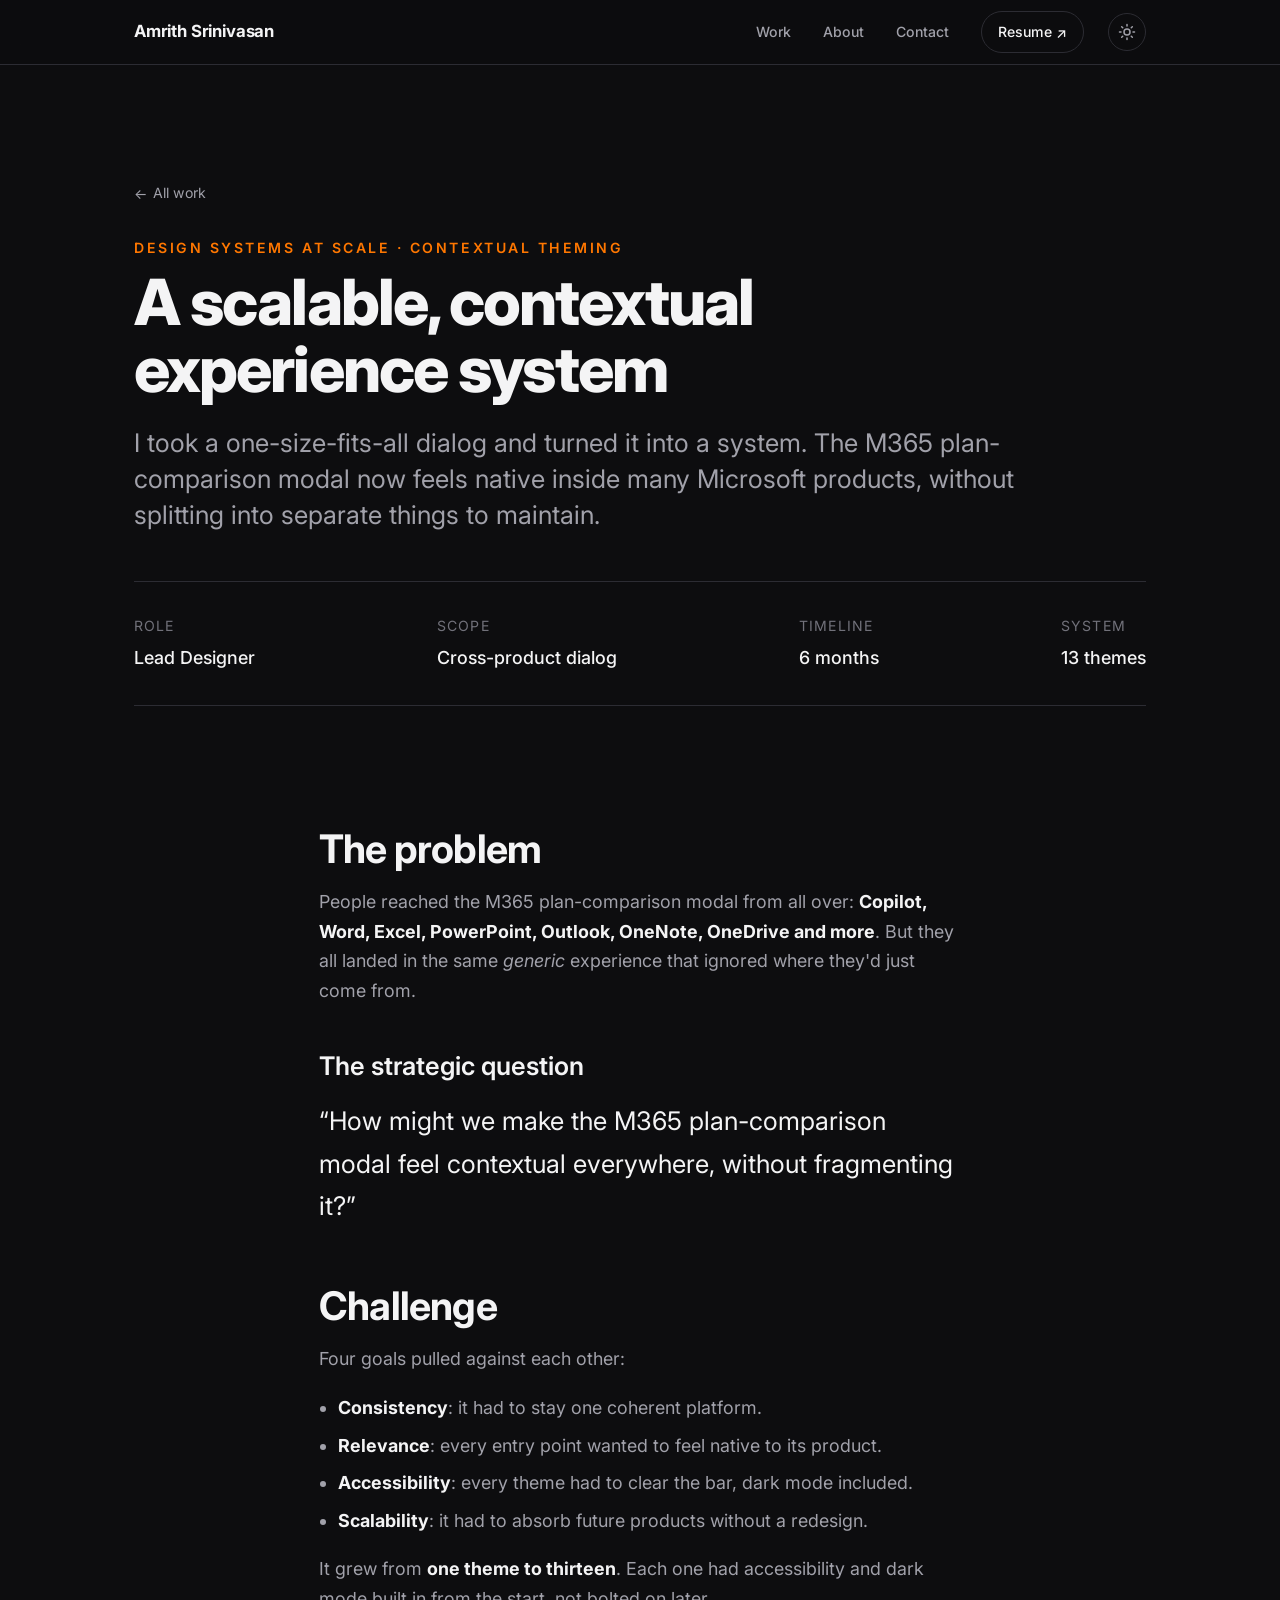
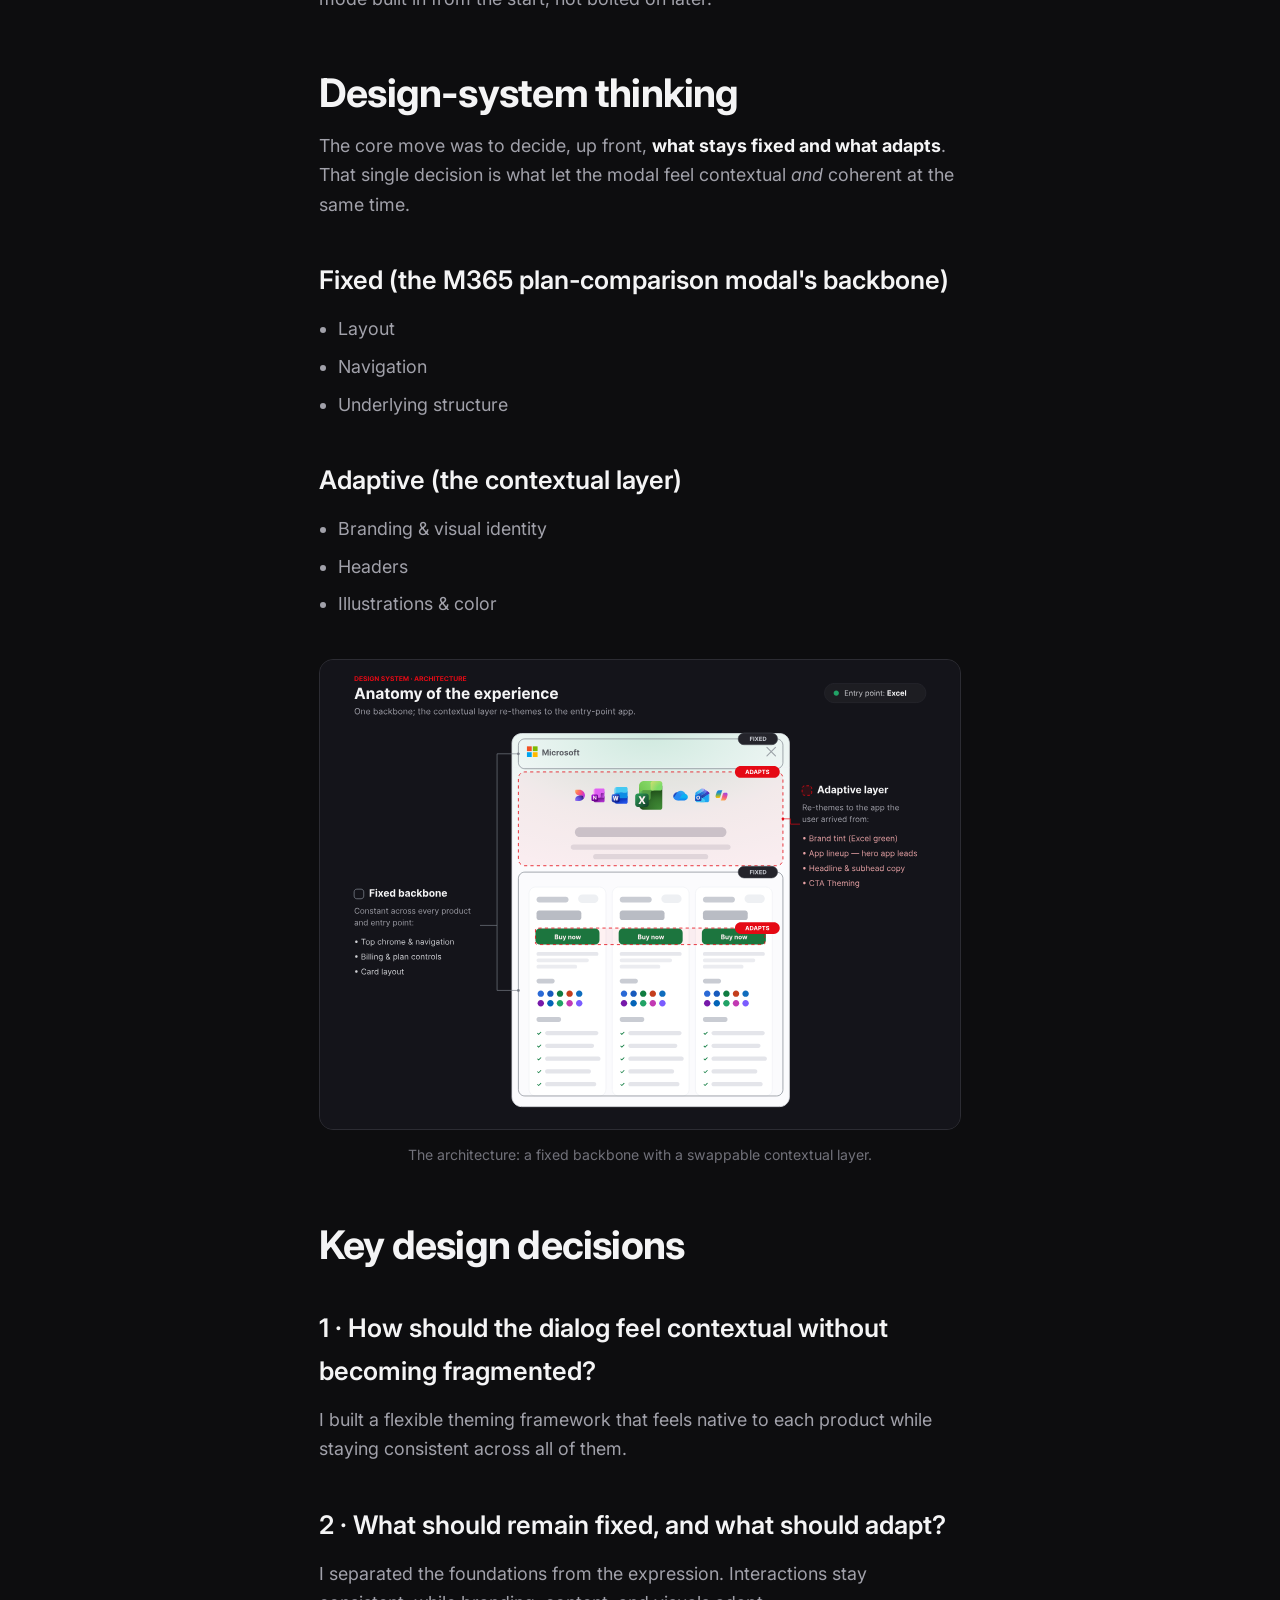
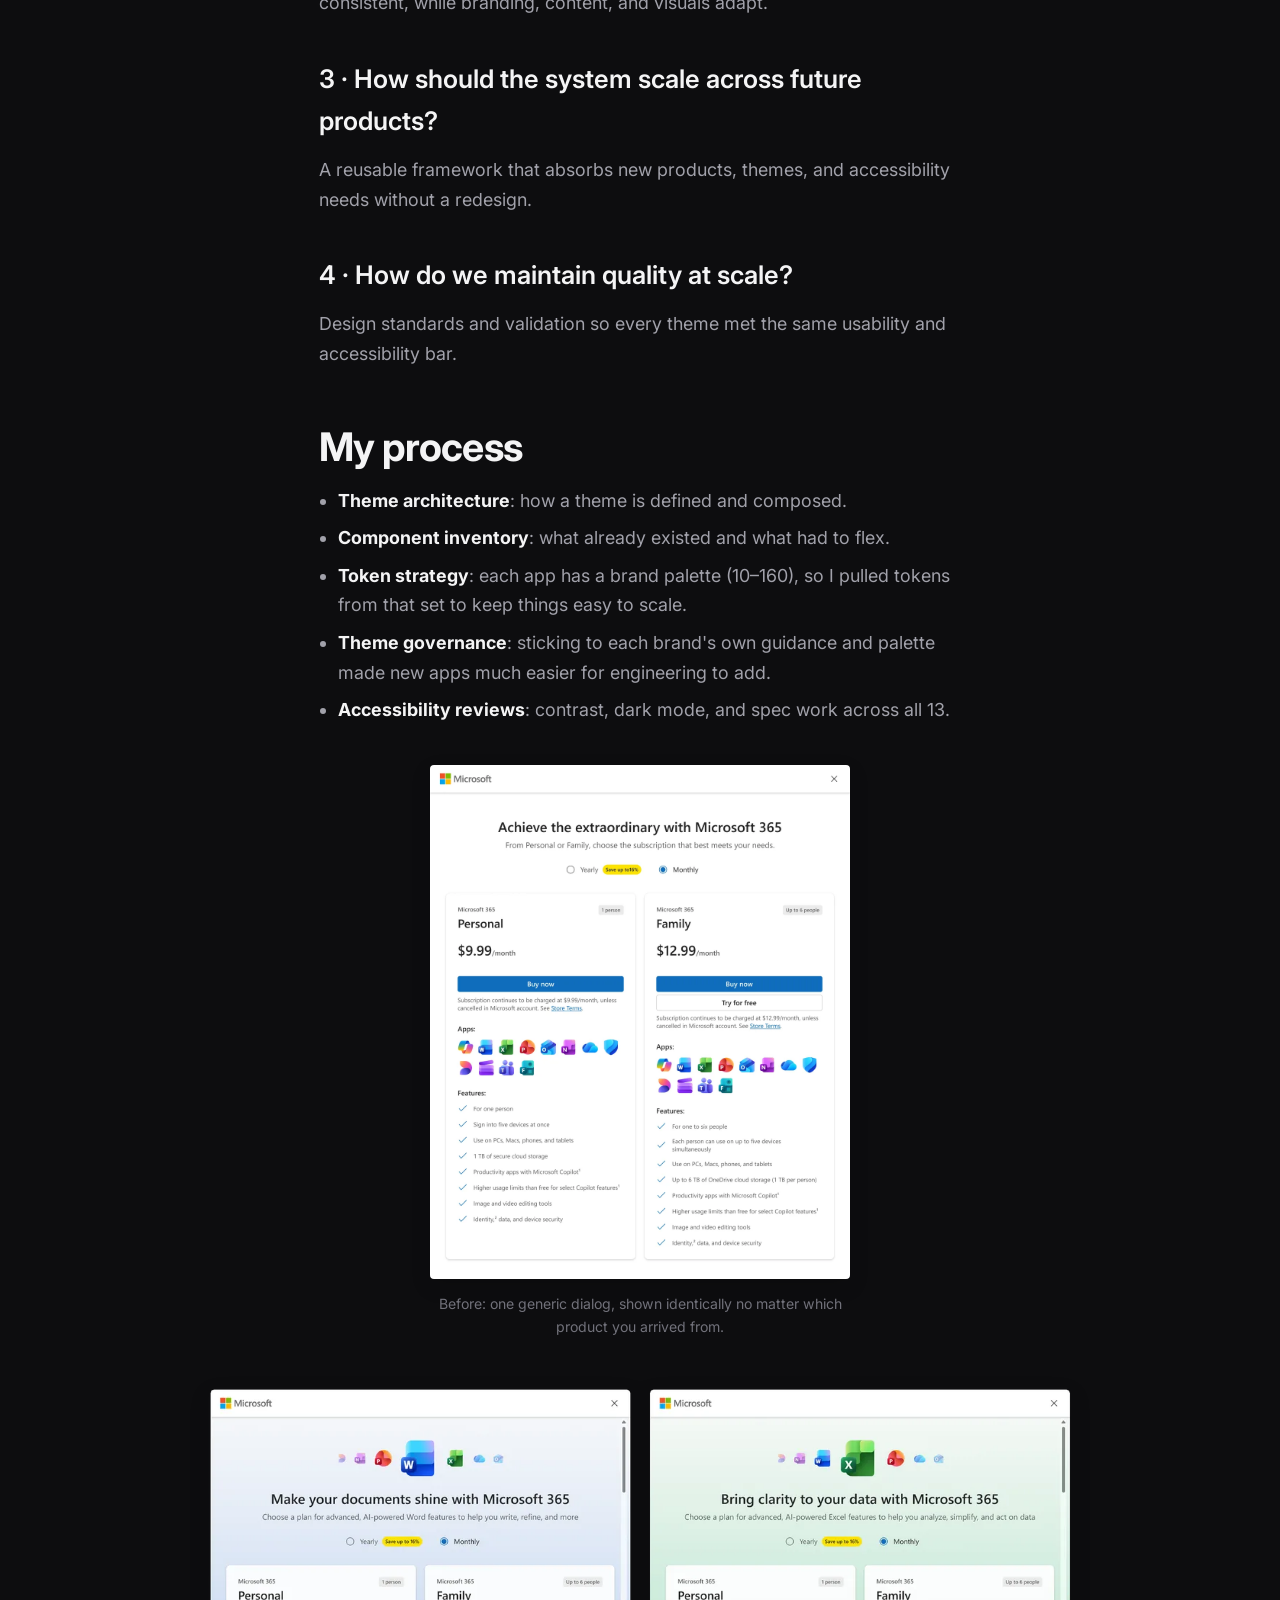
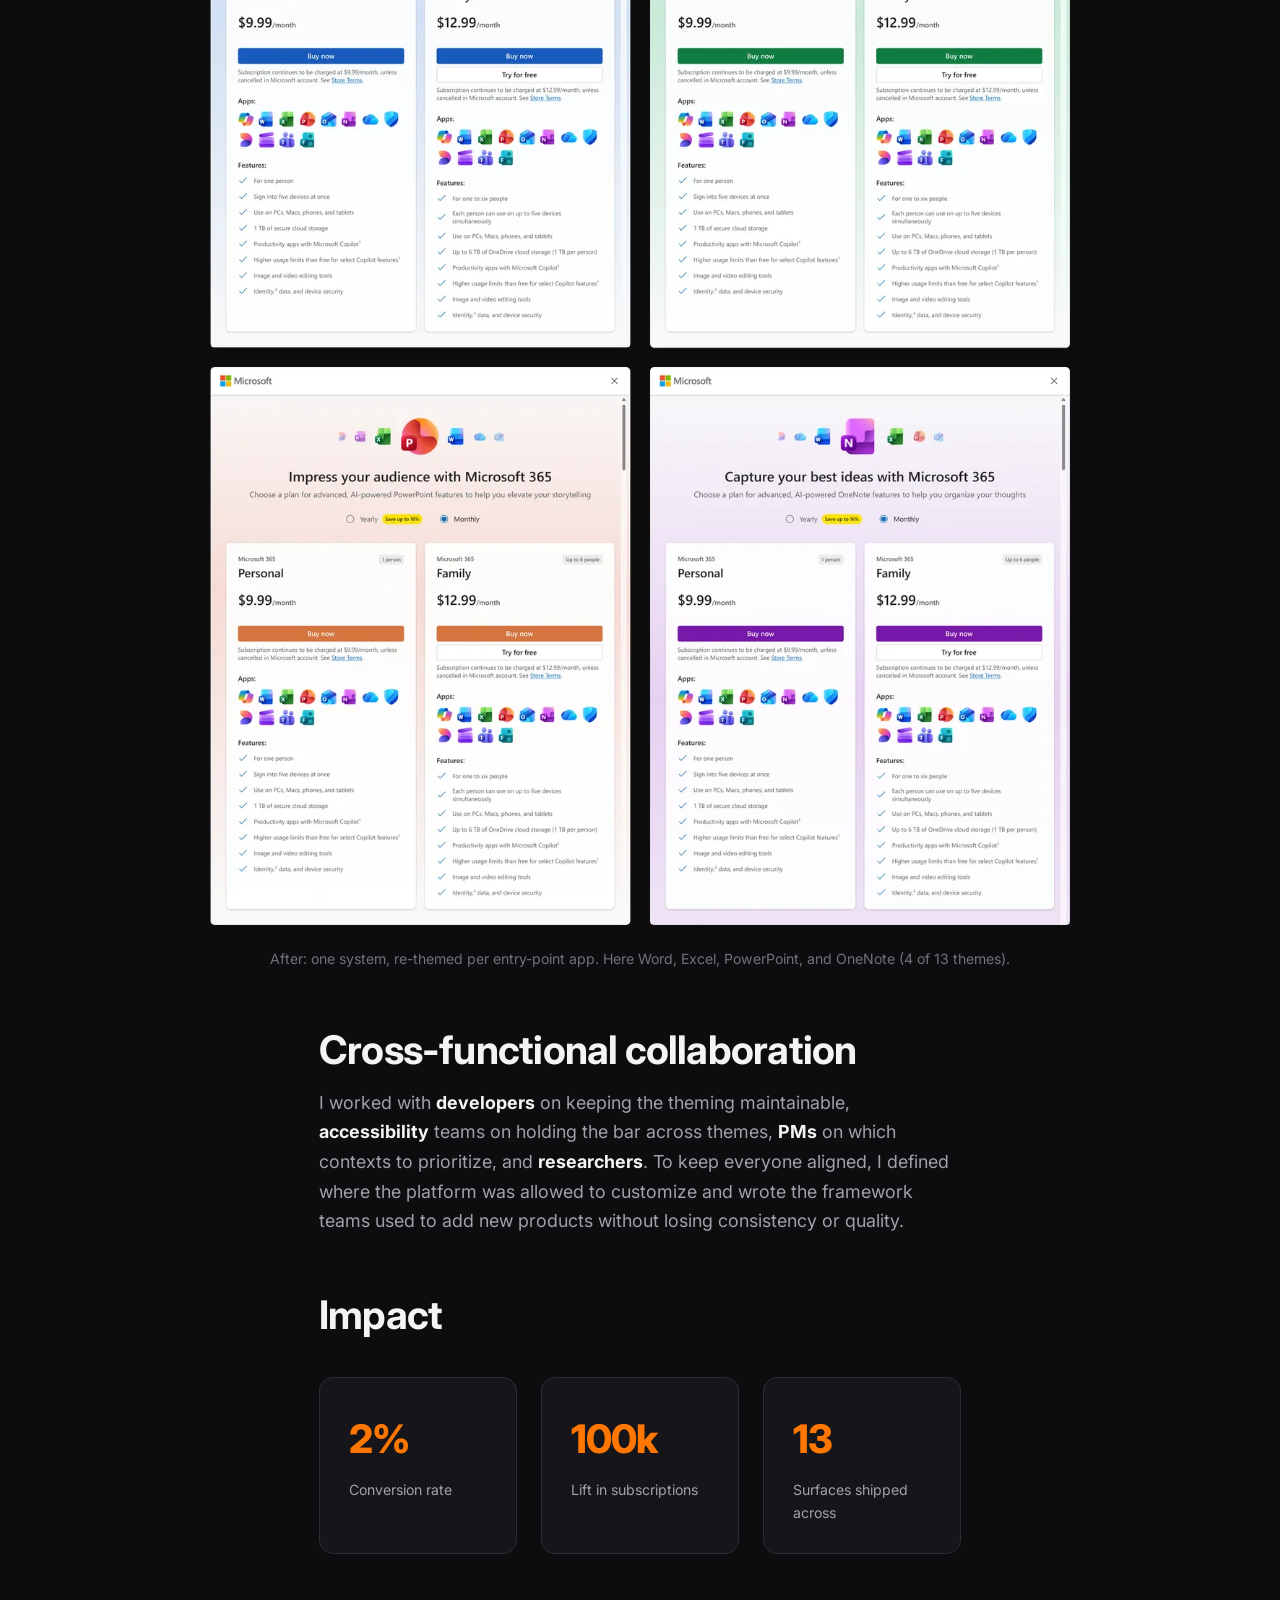
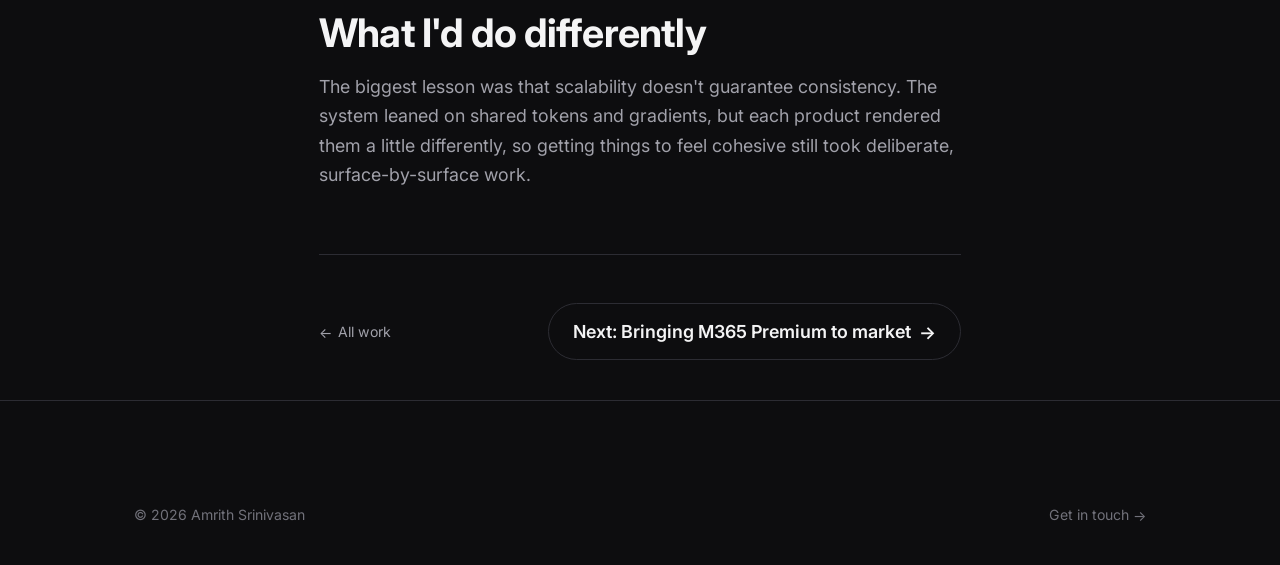
<file: work/experience-system.html>
<!DOCTYPE html>
<html lang="en">
<head>
  <meta charset="UTF-8" />
  <meta name="viewport" content="width=device-width, initial-scale=1.0" />
  <link rel="icon" href="/favicon.ico" sizes="any" />
  <link rel="apple-touch-icon" href="/apple-touch-icon.png" />
  <title>A Scalable Experience System · Amrith Srinivasan</title>
  <meta name="description" content="Case study: evolving a one-size-fits-all surface into a scalable, contextual experience system across Microsoft 365." />
  <link rel="preconnect" href="https://fonts.googleapis.com" />
  <link rel="preconnect" href="https://fonts.gstatic.com" crossorigin />
  <link href="https://fonts.googleapis.com/css2?family=Inter:wght@400;500;600;700;800&display=swap" rel="stylesheet" />
  <script>(function(){try{if(localStorage.getItem('theme')==='light')document.documentElement.setAttribute('data-theme','light');}catch(e){}})();</script>
  <link rel="stylesheet" href="../styles.css?v=58" />
  <style>
    /* architecture diagram: dark by default, light variant when theme is light */
    .dia-light { display: none; }
    :root[data-theme="light"] .dia-dark { display: none; }
    :root[data-theme="light"] .dia-light { display: block; }
  </style>
</head>
<body>

  <header class="nav">
    <div class="wrap nav__inner">
      <a href="../index.html" class="nav__brand">Amrith Srinivasan</a>
      <div class="nav__right">
        <nav class="nav__links">
          <a href="../index.html#work">Work</a>
          <a href="../index.html#about">About</a>
          <a href="../index.html#contact">Contact</a>
          <a href="../assets/resume.pdf" class="nav__cta">Resume <span class="ico-arr">↗</span></a>
        </nav>
        <button class="theme-toggle" id="themeToggle" type="button" aria-label="Toggle light and dark mode" title="Toggle theme">
          <svg class="icon-sun" viewBox="0 0 24 24" fill="none" stroke="currentColor" stroke-width="2" stroke-linecap="round" stroke-linejoin="round" aria-hidden="true"><circle cx="12" cy="12" r="4"/><path d="M12 2v2m0 16v2M4.9 4.9l1.4 1.4m11.4 11.4l1.4 1.4M2 12h2m16 0h2M4.9 19.1l1.4-1.4M17.7 6.3l1.4-1.4"/></svg>
          <svg class="icon-moon" viewBox="0 0 24 24" fill="none" stroke="currentColor" stroke-width="2" stroke-linecap="round" stroke-linejoin="round" aria-hidden="true"><path d="M21 12.8A9 9 0 1 1 11.2 3 7 7 0 0 0 21 12.8z"/></svg>
        </button>
      </div>
    </div>
  </header>

  <main>
    <section class="cs-hero wrap">
      <a href="../index.html#work" class="cs-back"><span class="ico-arr">←</span> All work</a>
      <p class="eyebrow">Design systems at scale · Contextual theming</p>
      <h1>A scalable, contextual experience system</h1>
      <p class="cs-hero__lede">
        I took a one-size-fits-all dialog and turned it into a system. The M365 plan-comparison
        modal now feels native inside many Microsoft products, without splitting into separate
        things to maintain.
      </p>


      <dl class="cs-meta">
        <div><dt>Role</dt><dd>Lead Designer</dd></div>
        <div><dt>Scope</dt><dd>Cross-product dialog</dd></div>
        <div><dt>Timeline</dt><dd>6 months</dd></div>
        <div><dt>System</dt><dd>13 themes</dd></div>
      </dl>
    </section>

    <article class="cs-body wrap">

      <h2>The problem</h2>
      <p>
        People reached the M365 plan-comparison modal from all over:
        <strong>Copilot, Word, Excel, PowerPoint, Outlook, OneNote, OneDrive and more</strong>. But they all
        landed in the same <em>generic</em> experience that ignored where they'd just come from.
      </p>

      <div class="cs-figure">
        <h3 style="margin-top:0;">The strategic question</h3>
        <p style="font-size:var(--step-1); color:var(--text);">
          “How might we make the M365 plan-comparison modal feel contextual everywhere, without fragmenting it?”
        </p>
      </div>

      <h2>Challenge</h2>
      <p>Four goals pulled against each other:</p>
      <ul class="bullets">
        <li><strong>Consistency</strong>: it had to stay one coherent platform.</li>
        <li><strong>Relevance</strong>: every entry point wanted to feel native to its product.</li>
        <li><strong>Accessibility</strong>: every theme had to clear the bar, dark mode included.</li>
        <li><strong>Scalability</strong>: it had to absorb future products without a redesign.</li>
      </ul>
      <p>
        It grew from <strong>one theme to thirteen</strong>. Each one had accessibility and dark mode built
        in from the start, not bolted on later.
      </p>

      <h2>Design-system thinking</h2>
      <p>
        The core move was to decide, up front, <strong>what stays fixed and what adapts</strong>. That single
        decision is what let the modal feel contextual <em>and</em> coherent at the same time.
      </p>
      <h3>Fixed (the M365 plan-comparison modal's backbone)</h3>
      <ul class="bullets">
        <li>Layout</li>
        <li>Navigation</li>
        <li>Underlying structure</li>
      </ul>
      <h3>Adaptive (the contextual layer)</h3>
      <ul class="bullets">
        <li>Branding &amp; visual identity</li>
        <li>Headers</li>
        <li>Illustrations &amp; color</li>
      </ul>

      <figure class="cs-figure">
        <div class="cs-figure__frame" style="padding:0; min-height:0;">
          <img class="dia-dark" src="../assets/images/system-fixed-vs-adaptive.svg" alt="Diagram: a fixed backbone (layout, navigation, structure) with a swappable contextual layer (brand, headers, color, content hierarchy) that 13 product themes plug into." />
          <img class="dia-light" src="../assets/images/system-fixed-vs-adaptive-light.svg" alt="Diagram: a fixed backbone (layout, navigation, structure) with a swappable contextual layer (brand, headers, color, content hierarchy) that 13 product themes plug into." />
        </div>
        <figcaption>The architecture: a fixed backbone with a swappable contextual layer.</figcaption>
      </figure>

      <h2>Key design decisions</h2>
      <h3>1 · How should the dialog feel contextual without becoming fragmented?</h3>
      <p>
        I built a flexible theming framework that feels native to each product while staying consistent
        across all of them.
      </p>
      <h3>2 · What should remain fixed, and what should adapt?</h3>
      <p>
        I separated the foundations from the expression. Interactions stay consistent, while branding,
        content, and visuals adapt.
      </p>
      <h3>3 · How should the system scale across future products?</h3>
      <p>
        A reusable framework that absorbs new products, themes, and accessibility needs without a redesign.
      </p>
      <h3>4 · How do we maintain quality at scale?</h3>
      <p>
        Design standards and validation so every theme met the same usability and accessibility bar.
      </p>

      <h2>My process</h2>
      <ul class="bullets">
        <li><strong>Theme architecture</strong>: how a theme is defined and composed.</li>
        <li><strong>Component inventory</strong>: what already existed and what had to flex.</li>
        <li><strong>Token strategy</strong>: each app has a brand palette (10–160), so I pulled tokens from that set to keep things easy to scale.</li>
        <li><strong>Theme governance</strong>: sticking to each brand's own guidance and palette made new apps much easier for engineering to add.</li>
        <li><strong>Accessibility reviews</strong>: contrast, dark mode, and spec work across all 13.</li>
      </ul>

      <figure class="cs-figure" style="max-width: 420px; margin-inline: auto;">
        <div class="cs-figure__frame" style="padding:0; min-height:0; border:0; background:transparent; border-radius:0; overflow:visible;">
          <img src="../assets/images/system-control.webp" alt="The original Microsoft 365 plan-comparison dialog, one generic experience shown identically across every product, with no contextual theming." style="border-radius:4px; box-shadow:0 7px 20px rgba(0,0,0,0.13);" />
        </div>
        <figcaption>Before: one generic dialog, shown identically no matter which product you arrived from.</figcaption>
      </figure>

      <figure class="cs-figure" style="position:relative; left:50%; transform:translateX(-50%); width:min(880px, 94vw);">
        <div class="cs-figure__frame" style="padding:0; min-height:0; border:0; background:transparent; overflow:visible;">
          <img src="../assets/images/system-themes.webp" alt="The same plan-comparison dialog re-themed for four apps: Word (blue), Excel (green), PowerPoint (orange), and OneNote (purple), each with its own hero icon, headline, and accent color." style="filter: drop-shadow(0 7px 10px rgba(0,0,0,0.13));" />
        </div>
        <figcaption>After: one system, re-themed per entry-point app. Here Word, Excel, PowerPoint, and OneNote (4 of 13 themes).</figcaption>
      </figure>

      <h2>Cross-functional collaboration</h2>
      <p>
        I worked with <strong>developers</strong> on keeping the theming maintainable, <strong>accessibility</strong> teams on holding the bar across themes, <strong>PMs</strong> on which contexts to prioritize, and <strong>researchers</strong>. To keep everyone aligned, I defined where the platform was allowed to customize and wrote the framework teams used to add new products without losing consistency or quality.
      </p>

       <h2>Impact</h2>
      <div class="cs-metrics">
        <div class="cs-metric"><div class="num">2%</div><div class="label">Conversion rate</div></div>
        <div class="cs-metric"><div class="num">100k</div><div class="label">Lift in subscriptions</div></div>
        <div class="cs-metric"><div class="num">13</div><div class="label">Surfaces shipped across</div></div>
      </div>

      <!--<h2>Outcome</h2>
      <ul class="bullets">
        <li><strong>Platform flexibility</strong>: contextual experiences without code forks.</li>
        <li><strong>Faster onboarding</strong> for new products adopting the system.</li>
        <li><strong>Better contextual relevance</strong> at each entry point.</li>
        <li><strong>Future scalability</strong>: new themes without re-architecture.</li>
      </ul>-->

      <h2>What I'd do differently</h2>
      <p>
        The biggest lesson was that scalability doesn't guarantee consistency. The system leaned on shared tokens and gradients, but each product rendered them a little differently, so getting things to feel cohesive still took deliberate, surface-by-surface work.
      </p>

      <div class="cs-next">
        <a href="../index.html#work" class="cs-back"><span class="ico-arr">←</span> All work</a>
        <a href="m365-premium.html" class="btn btn--ghost">Next: Bringing M365 Premium to market <span class="ico-arr">→</span></a>
      </div>
    </article>
  </main>

  <footer class="footer">
    <div class="wrap">
      <div class="footer__base">
        <span>© <span id="year">2026</span> Amrith Srinivasan</span>
        <a href="../index.html#contact">Get in touch <span class="ico-arr">→</span></a>
      </div>
    </div>
  </footer>

  <script src="../main.js?v=11"></script>
  <!-- Cloudflare Web Analytics -->
  <script defer src='https://static.cloudflareinsights.com/beacon.min.js' data-cf-beacon='{"token": "83fbd1ffea1d4dc6bd88ee077af0a5d6"}'></script>
  <!-- End Cloudflare Web Analytics -->
</body>
</html>
</file>
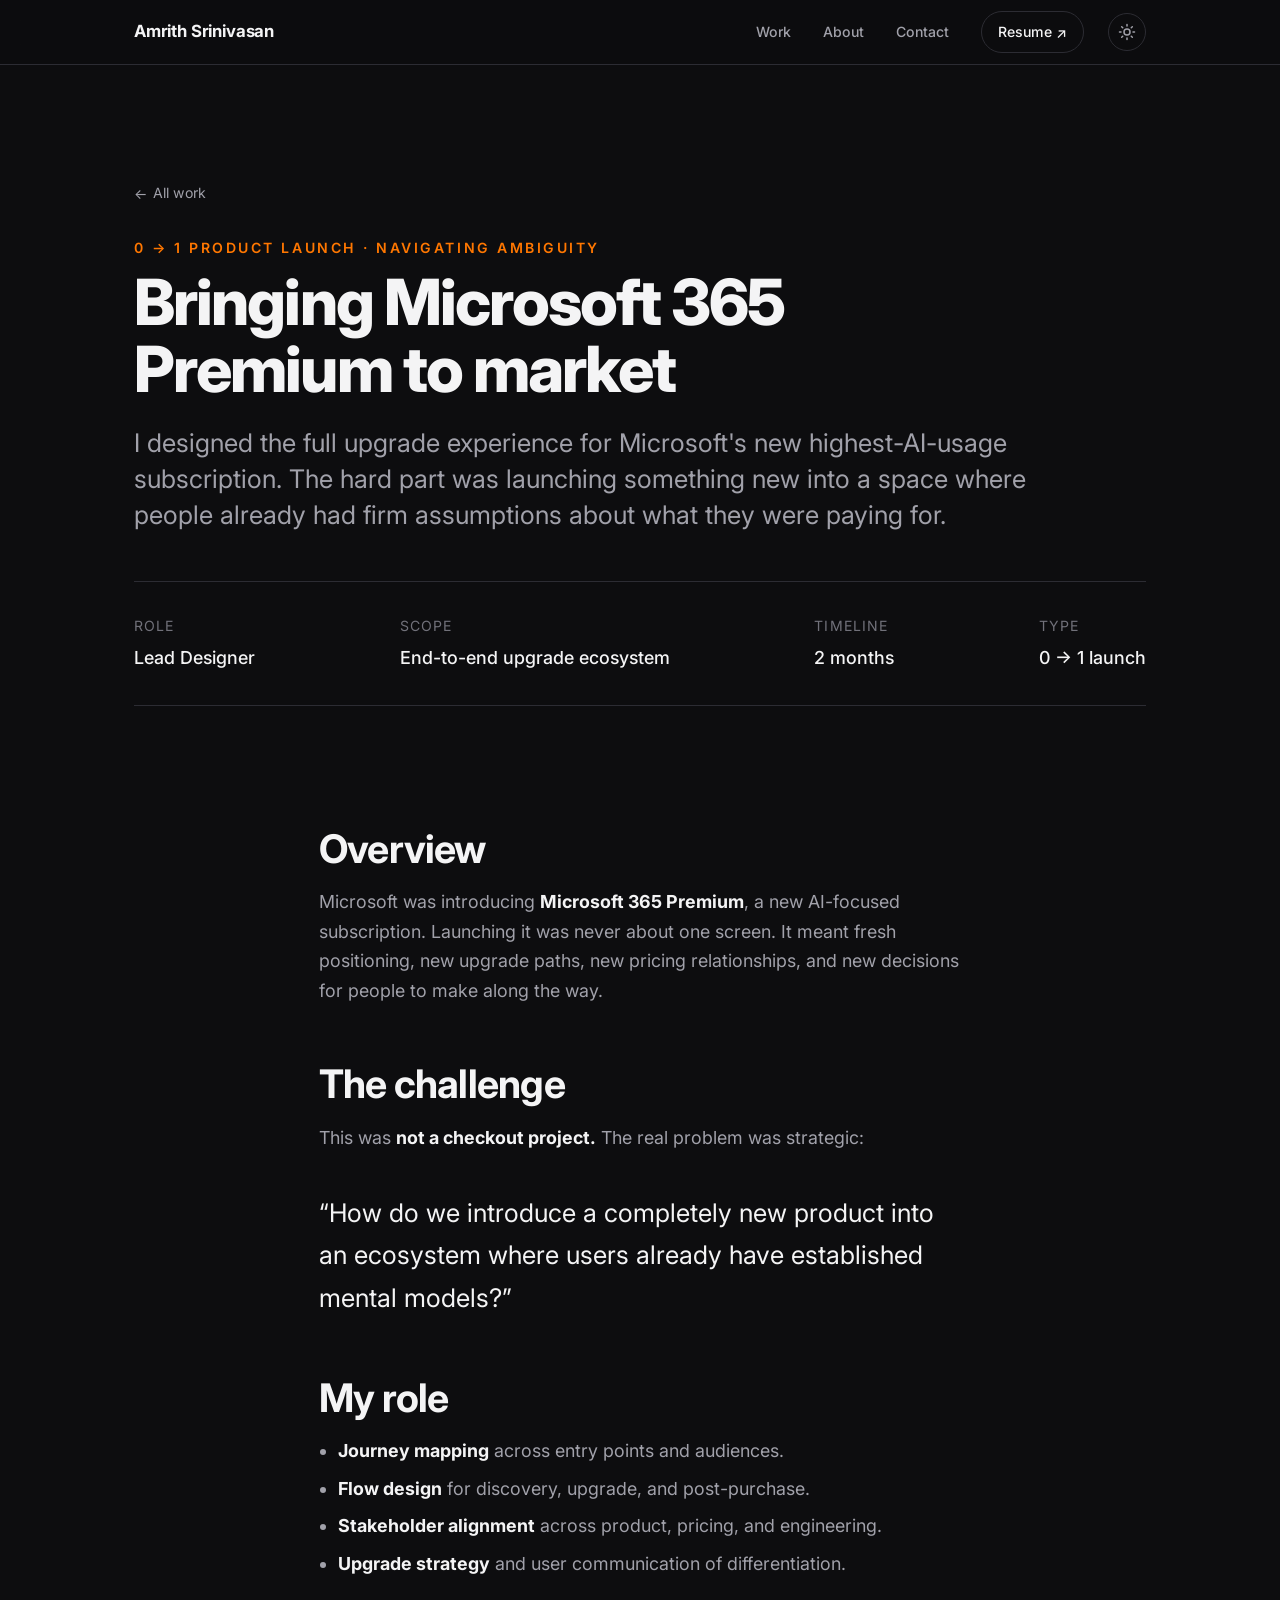
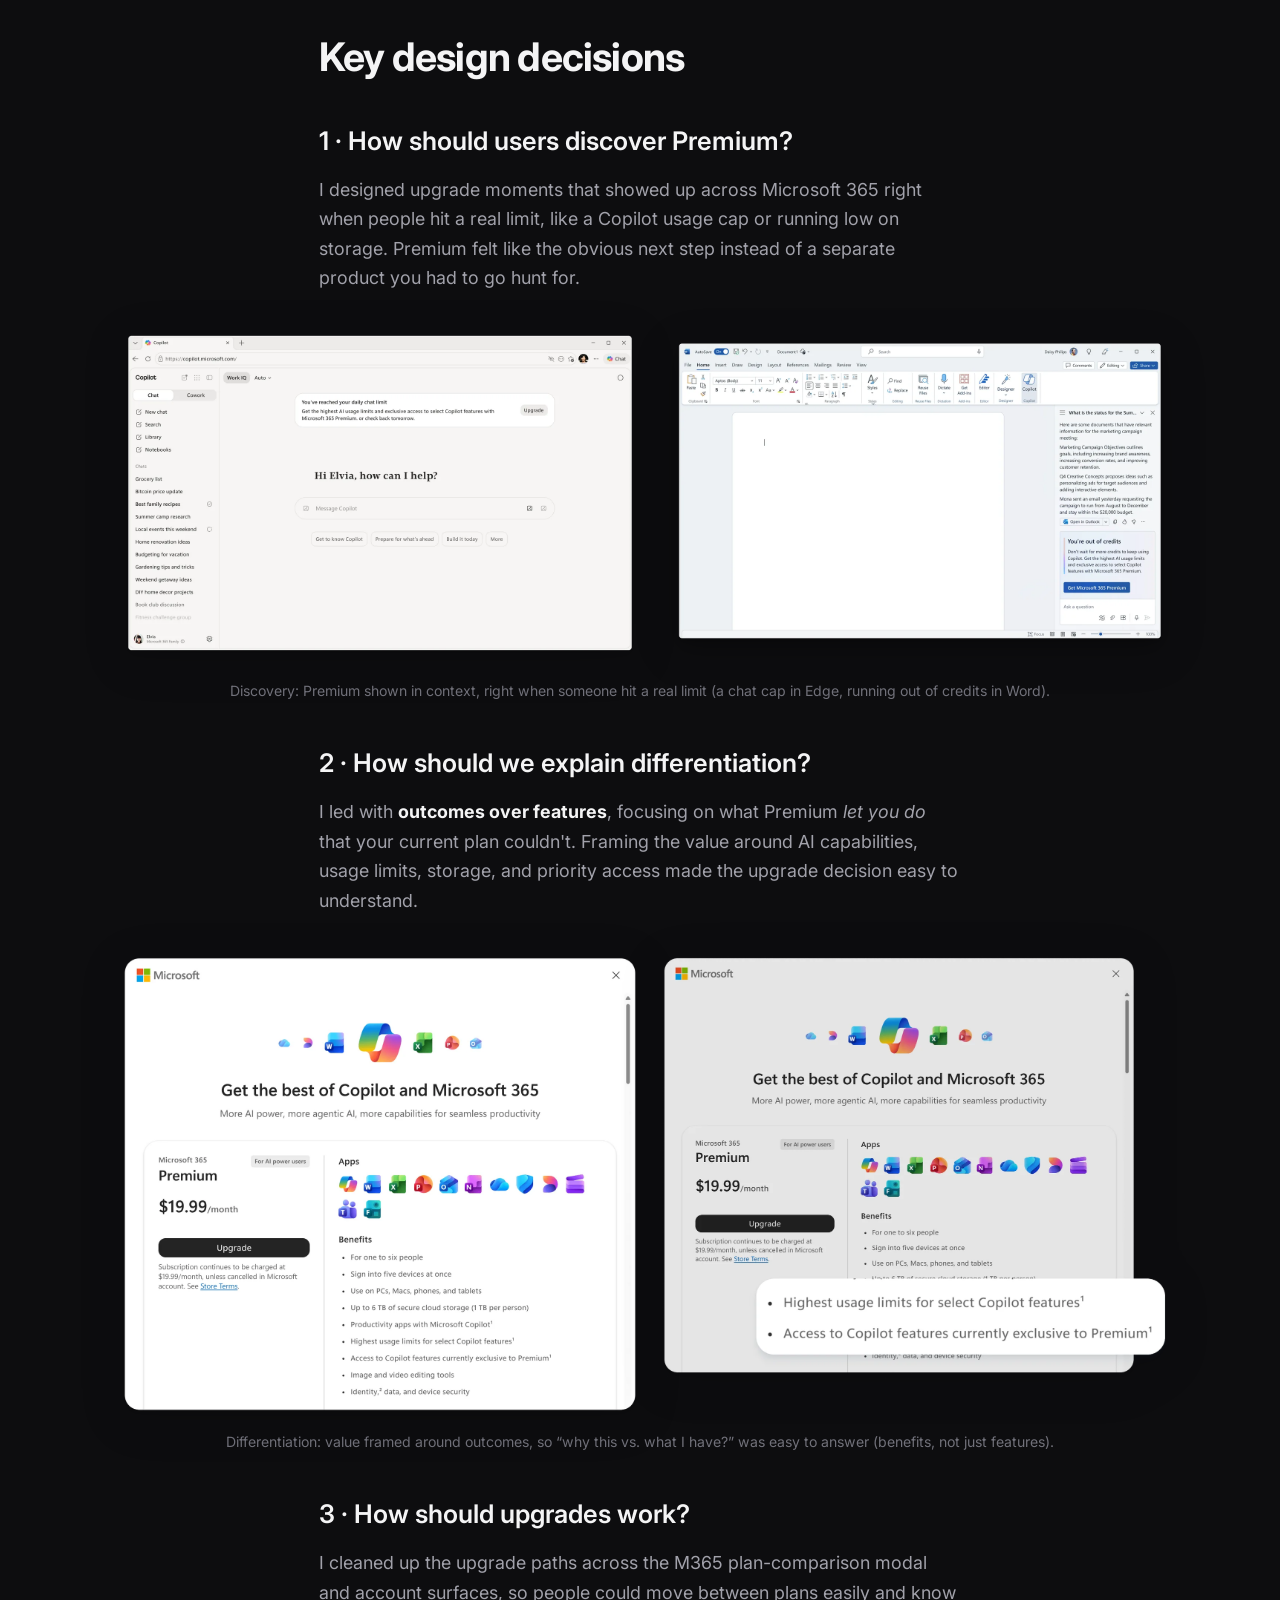
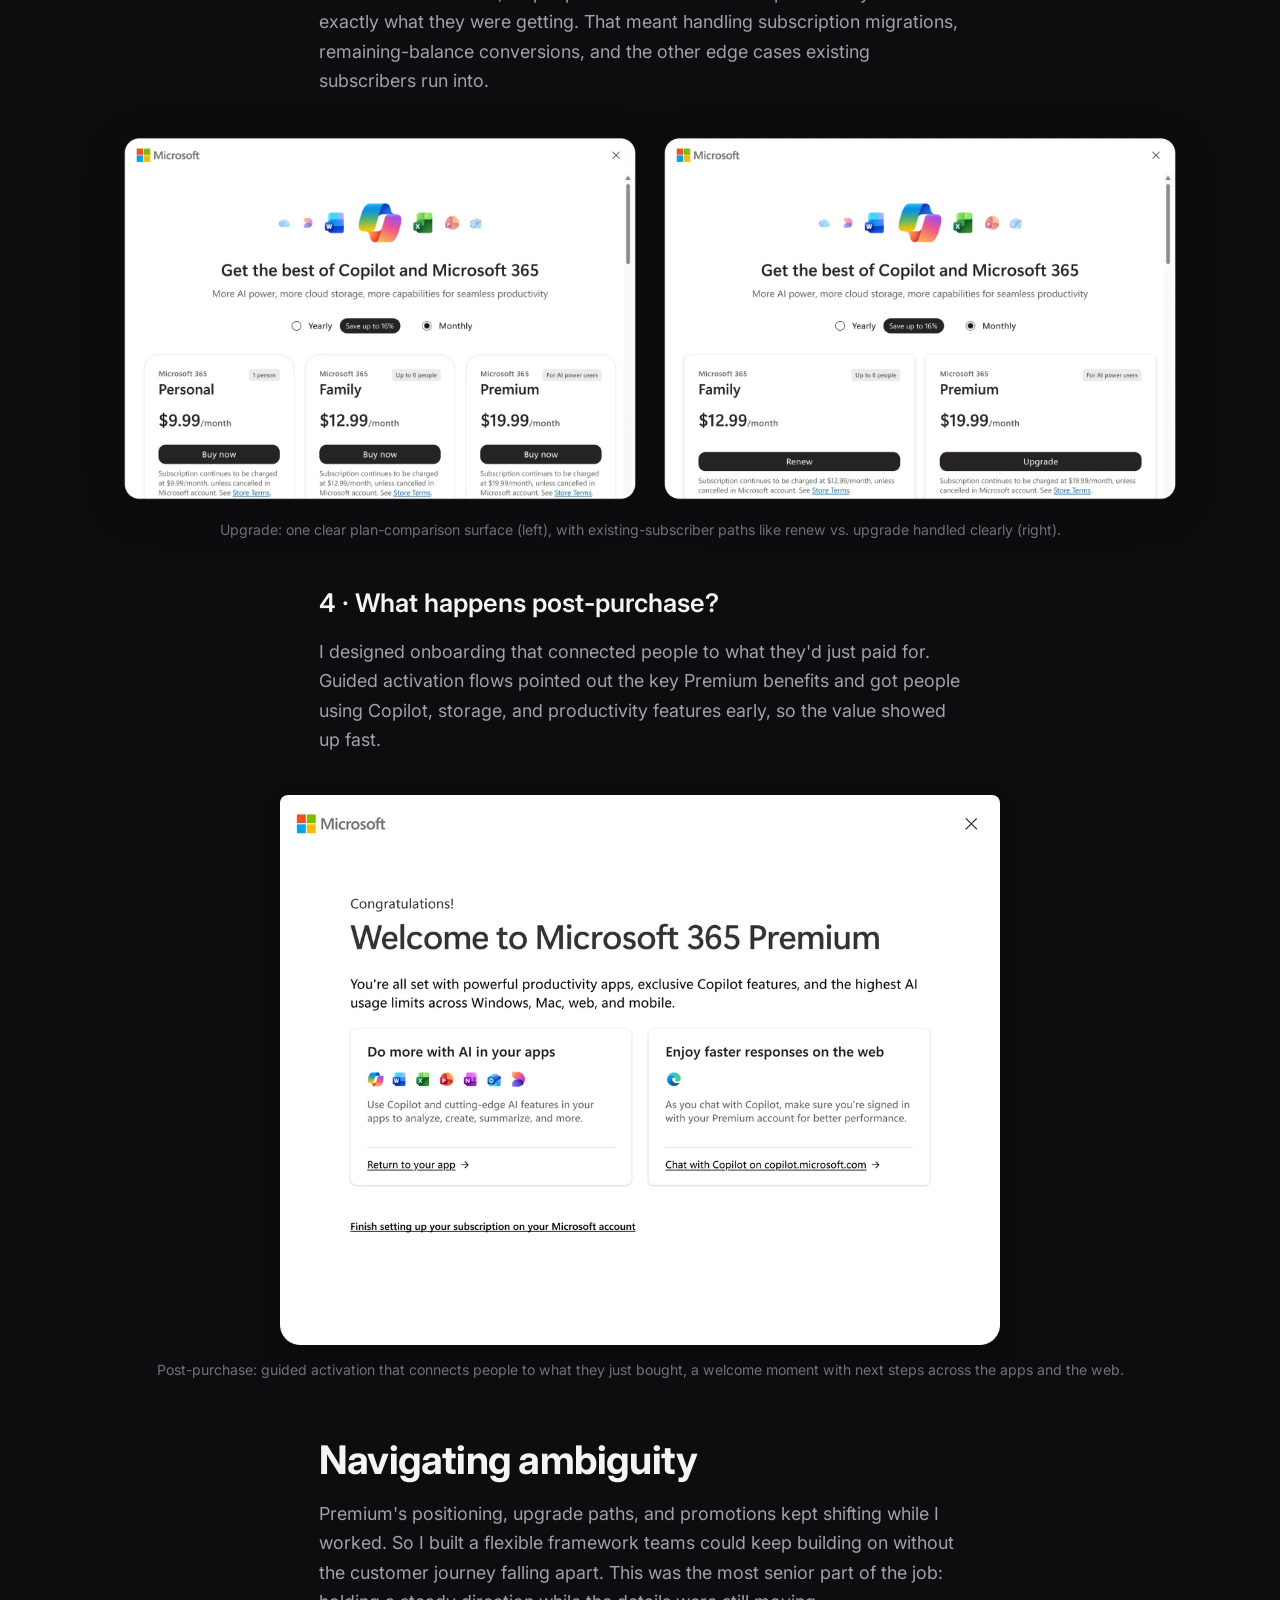
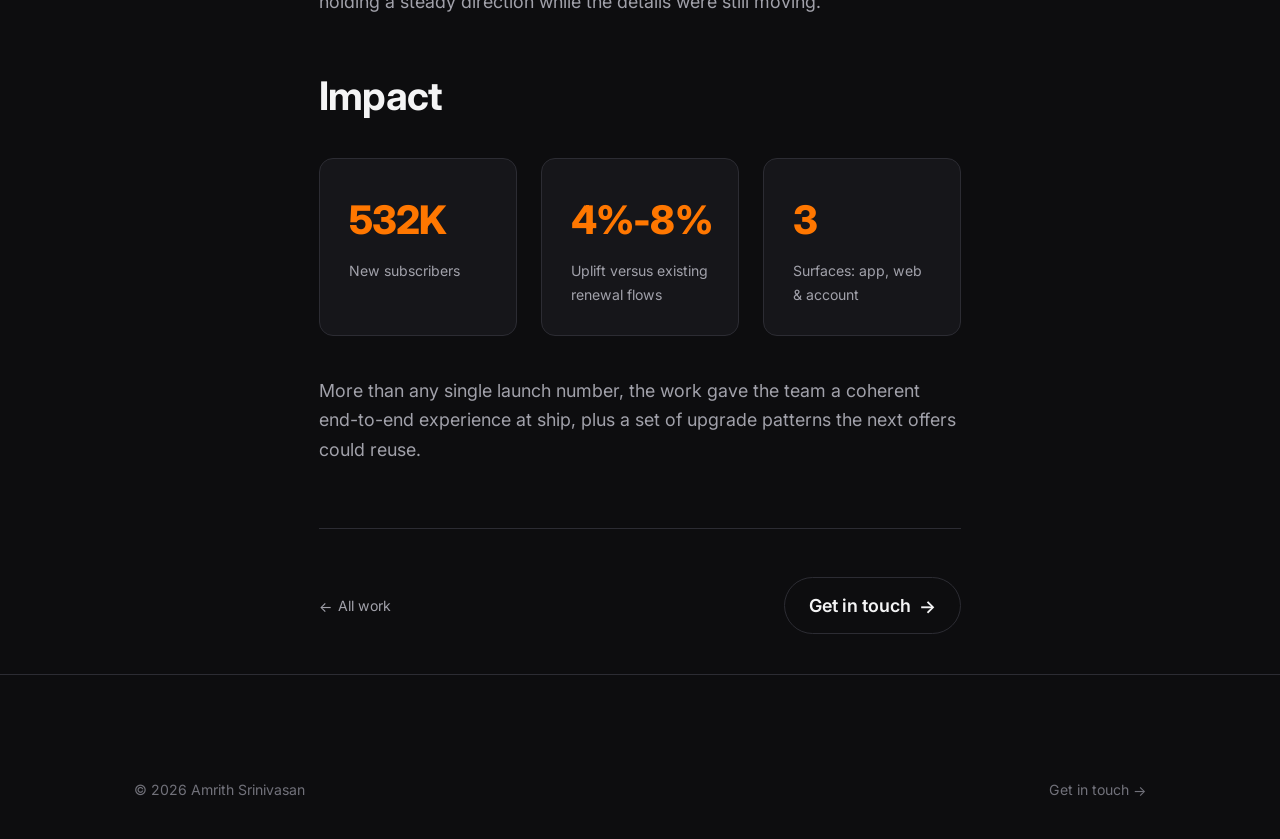
<file: work/m365-premium.html>
<!DOCTYPE html>
<html lang="en">
<head>
  <meta charset="UTF-8" />
  <meta name="viewport" content="width=device-width, initial-scale=1.0" />
  <link rel="icon" href="/favicon.ico" sizes="any" />
  <link rel="apple-touch-icon" href="/apple-touch-icon.png" />
  <title>Bringing Microsoft 365 Premium to Market · Amrith Srinivasan</title>
  <meta name="description" content="Case study: designing the full upgrade experience for a new AI-powered subscription." />
  <link rel="preconnect" href="https://fonts.googleapis.com" />
  <link rel="preconnect" href="https://fonts.gstatic.com" crossorigin />
  <link href="https://fonts.googleapis.com/css2?family=Inter:wght@400;500;600;700;800&display=swap" rel="stylesheet" />
  <script>(function(){try{if(localStorage.getItem('theme')==='light')document.documentElement.setAttribute('data-theme','light');}catch(e){}})();</script>
  <link rel="stylesheet" href="../styles.css?v=58" />
</head>
<body>

  <header class="nav">
    <div class="wrap nav__inner">
      <a href="../index.html" class="nav__brand">Amrith Srinivasan</a>
      <div class="nav__right">
        <nav class="nav__links">
          <a href="../index.html#work">Work</a>
          <a href="../index.html#about">About</a>
          <a href="../index.html#contact">Contact</a>
          <a href="../assets/resume.pdf" class="nav__cta">Resume <span class="ico-arr">↗</span></a>
        </nav>
        <button class="theme-toggle" id="themeToggle" type="button" aria-label="Toggle light and dark mode" title="Toggle theme">
          <svg class="icon-sun" viewBox="0 0 24 24" fill="none" stroke="currentColor" stroke-width="2" stroke-linecap="round" stroke-linejoin="round" aria-hidden="true"><circle cx="12" cy="12" r="4"/><path d="M12 2v2m0 16v2M4.9 4.9l1.4 1.4m11.4 11.4l1.4 1.4M2 12h2m16 0h2M4.9 19.1l1.4-1.4M17.7 6.3l1.4-1.4"/></svg>
          <svg class="icon-moon" viewBox="0 0 24 24" fill="none" stroke="currentColor" stroke-width="2" stroke-linecap="round" stroke-linejoin="round" aria-hidden="true"><path d="M21 12.8A9 9 0 1 1 11.2 3 7 7 0 0 0 21 12.8z"/></svg>
        </button>
      </div>
    </div>
  </header>

  <main>
    <section class="cs-hero wrap">
      <a href="../index.html#work" class="cs-back"><span class="ico-arr">←</span> All work</a>
      <p class="eyebrow">0 → 1 product launch · Navigating ambiguity</p>
      <h1>Bringing Microsoft 365 Premium to market</h1>
      <p class="cs-hero__lede">
        I designed the full upgrade experience for Microsoft's new highest-AI-usage
        subscription. The hard part was launching something new into a space where people
        already had firm assumptions about what they were paying for.
      </p>


      <dl class="cs-meta">
        <div><dt>Role</dt><dd>Lead Designer</dd></div>
        <div><dt>Scope</dt><dd>End-to-end upgrade ecosystem</dd></div>
        <div><dt>Timeline</dt><dd>2 months</dd></div>
        <div><dt>Type</dt><dd>0 → 1 launch</dd></div>
      </dl>
    </section>

    <article class="cs-body wrap">

      <h2>Overview</h2>
      <p>
        Microsoft was introducing <strong>Microsoft 365 Premium</strong>, a new AI-focused
        subscription. Launching it was never about one screen. It meant fresh positioning,
        new upgrade paths, new pricing relationships, and new decisions for people to make along the way.
      </p>

      <h2>The challenge</h2>
      <p>This was <strong>not a checkout project.</strong> The real problem was strategic:</p>
      <div class="cs-figure">
        <p style="font-size:var(--step-1); color:var(--text); margin:0;">
          “How do we introduce a completely new product into an ecosystem where users already
          have established mental models?”
        </p>
      </div>

      <h2>My role</h2>
      <ul class="bullets">
        <li><strong>Journey mapping</strong> across entry points and audiences.</li>
        <li><strong>Flow design</strong> for discovery, upgrade, and post-purchase.</li>
        <li><strong>Stakeholder alignment</strong> across product, pricing, and engineering.</li>
        <li><strong>Upgrade strategy</strong> and user communication of differentiation.</li>
      </ul>

      <h2>Key design decisions</h2>
      <h3>1 · How should users discover Premium?</h3>
      <p>
        I designed upgrade moments that showed up across Microsoft 365 right when people hit a real
        limit, like a Copilot usage cap or running low on storage. Premium felt like the obvious next
        step instead of a separate product you had to go hunt for.
      </p>
      <figure class="cs-figure" style="position:relative; left:50%; margin-left:calc(min(1040px, 94vw) / -2); width:min(1040px, 94vw);">
        <div class="cs-figure__frame" style="padding:0; min-height:0; border:0; background:transparent; overflow:visible;">
          <div style="display:flex; gap:1.25rem; align-items:flex-start;">
            <img src="../assets/images/premium-discover-edge.webp" alt="Copilot in Edge showing a 'You've reached your daily chat limit' notice offering the highest usage limits with Microsoft 365 Premium, with an Upgrade button." style="width:50%; height:auto; filter:drop-shadow(0 8px 22px rgba(0,0,0,0.14));" />
            <img src="../assets/images/premium-discover-word.webp" alt="Word with the Copilot pane showing a 'You're out of credits' card offering Microsoft 365 Premium, with a Get Microsoft 365 Premium button." style="width:50%; height:auto; filter:drop-shadow(0 8px 22px rgba(0,0,0,0.14));" />
          </div>
        </div>
        <figcaption>Discovery: Premium shown in context, right when someone hit a real limit (a chat cap in Edge, running out of credits in Word).</figcaption>
      </figure>

      <h3>2 · How should we explain differentiation?</h3>
      <p>
        I led with <strong>outcomes over features</strong>, focusing on what Premium <em>let you do</em> that
        your current plan couldn't. Framing the value around AI capabilities, usage limits, storage, and priority
        access made the upgrade decision easy to understand.
      </p>
      <figure class="cs-figure" style="position:relative; left:50%; margin-left:calc(min(1040px, 94vw) / -2); width:min(1040px, 94vw);">
        <div class="cs-figure__frame" style="padding:0; min-height:0; border:0; background:transparent; overflow:visible;">
          <div style="display:flex; gap:1.25rem; align-items:flex-start;">
            <img src="../assets/images/premium-differentiate.webp" alt="The Microsoft 365 Premium value screen: 'Get the best of Copilot and Microsoft 365', $19.99/month, the apps included, and an outcome-led benefits list." style="width:50%; height:auto; filter:drop-shadow(0 8px 22px rgba(0,0,0,0.14));" />
            <img src="../assets/images/premium-differentiate-detail.webp" alt="A close-up of the benefits emphasizing outcomes: highest usage limits for select Copilot features, and access to Copilot features currently exclusive to Premium." style="width:50%; height:auto; filter:drop-shadow(0 8px 22px rgba(0,0,0,0.14));" />
          </div>
        </div>
        <figcaption>Differentiation: value framed around outcomes, so &ldquo;why this vs. what I have?&rdquo; was easy to answer (benefits, not just features).</figcaption>
      </figure>

      <h3>3 · How should upgrades work?</h3>
      <p>
        I cleaned up the upgrade paths across the M365 plan-comparison modal and account surfaces, so people
        could move between plans easily and know exactly what they were getting. That meant handling subscription
        migrations, remaining-balance conversions, and the other edge cases existing subscribers run into.
      </p>
      <figure class="cs-figure" style="position:relative; left:50%; margin-left:calc(min(1040px, 94vw) / -2); width:min(1040px, 94vw);">
        <div class="cs-figure__frame" style="padding:0; min-height:0; border:0; background:transparent; overflow:visible;">
          <div style="display:flex; gap:1.25rem; align-items:flex-start;">
            <img src="../assets/images/premium-upgrade-plans.webp" alt="The plan-comparison surface: Microsoft 365 Personal, Family, and Premium side by side with a monthly/yearly toggle and Buy now actions." style="width:50%; height:auto; filter:drop-shadow(0 8px 22px rgba(0,0,0,0.14));" />
            <img src="../assets/images/premium-upgrade-existing.webp" alt="An existing-subscriber view: a Family plan with a Renew action next to Premium with an Upgrade action, handling the migration path between plans." style="width:50%; height:auto; filter:drop-shadow(0 8px 22px rgba(0,0,0,0.14));" />
          </div>
        </div>
        <figcaption>Upgrade: one clear plan-comparison surface (left), with existing-subscriber paths like renew vs. upgrade handled clearly (right).</figcaption>
      </figure>

      <h3>4 · What happens post-purchase?</h3>
      <p>
        I designed onboarding that connected people to what they'd just paid for. Guided
        activation flows pointed out the key Premium benefits and got people using Copilot, storage, and
        productivity features early, so the value showed up fast.
      </p>
      <figure class="cs-figure" style="position:relative; left:50%; margin-left:calc(min(1040px, 94vw) / -2); width:min(1040px, 94vw);">
        <div class="cs-figure__frame" style="padding:0; min-height:0; border:0; background:transparent; overflow:visible;">
          <div style="display:flex; gap:1.25rem; justify-content:center;">
            <img src="../assets/images/premium-postpurchase-web.webp" alt="A welcome screen: 'Congratulations! Welcome to Microsoft 365 Premium', with guided next steps: do more with AI in your apps, and enjoy faster Copilot responses on the web." loading="lazy" style="width:min(720px, 100%); height:auto; border-radius:8px; box-shadow:0 8px 22px rgba(0,0,0,0.14);" />
          </div>
        </div>
        <figcaption>Post-purchase: guided activation that connects people to what they just bought, a welcome moment with next steps across the apps and the web.</figcaption>
      </figure>

      <h2>Navigating ambiguity</h2>
      <p>
        Premium's positioning, upgrade paths, and promotions kept shifting while I worked. So I built a flexible framework teams could keep building on without the customer journey falling apart. This was the most senior part of the job: holding a steady direction while the details were still moving.
      </p>

      <h2>Impact</h2>
      <div class="cs-metrics">
        <div class="cs-metric"><div class="num">532K</div><div class="label">New subscribers</div></div>
        <div class="cs-metric"><div class="num">4%-8%</div><div class="label">Uplift versus existing renewal flows</div></div>
        <div class="cs-metric"><div class="num">3</div><div class="label">Surfaces: app, web &amp; account</div></div>
      </div>
      <p>
        More than any single launch number, the work gave the team a coherent end-to-end experience
        at ship, plus a set of upgrade patterns the next offers could reuse.
      </p>

      <div class="cs-next">
        <a href="../index.html#work" class="cs-back"><span class="ico-arr">←</span> All work</a>
        <a href="../index.html#contact" class="btn btn--ghost">Get in touch <span class="ico-arr">→</span></a>
      </div>
    </article>
  </main>

  <footer class="footer">
    <div class="wrap">
      <div class="footer__base">
        <span>© <span id="year">2026</span> Amrith Srinivasan</span>
        <a href="../index.html#contact">Get in touch <span class="ico-arr">→</span></a>
      </div>
    </div>
  </footer>

  <script src="../main.js?v=11"></script>
  <!-- Cloudflare Web Analytics -->
  <script defer src='https://static.cloudflareinsights.com/beacon.min.js' data-cf-beacon='{"token": "83fbd1ffea1d4dc6bd88ee077af0a5d6"}'></script>
  <!-- End Cloudflare Web Analytics -->
</body>
</html>
</file>
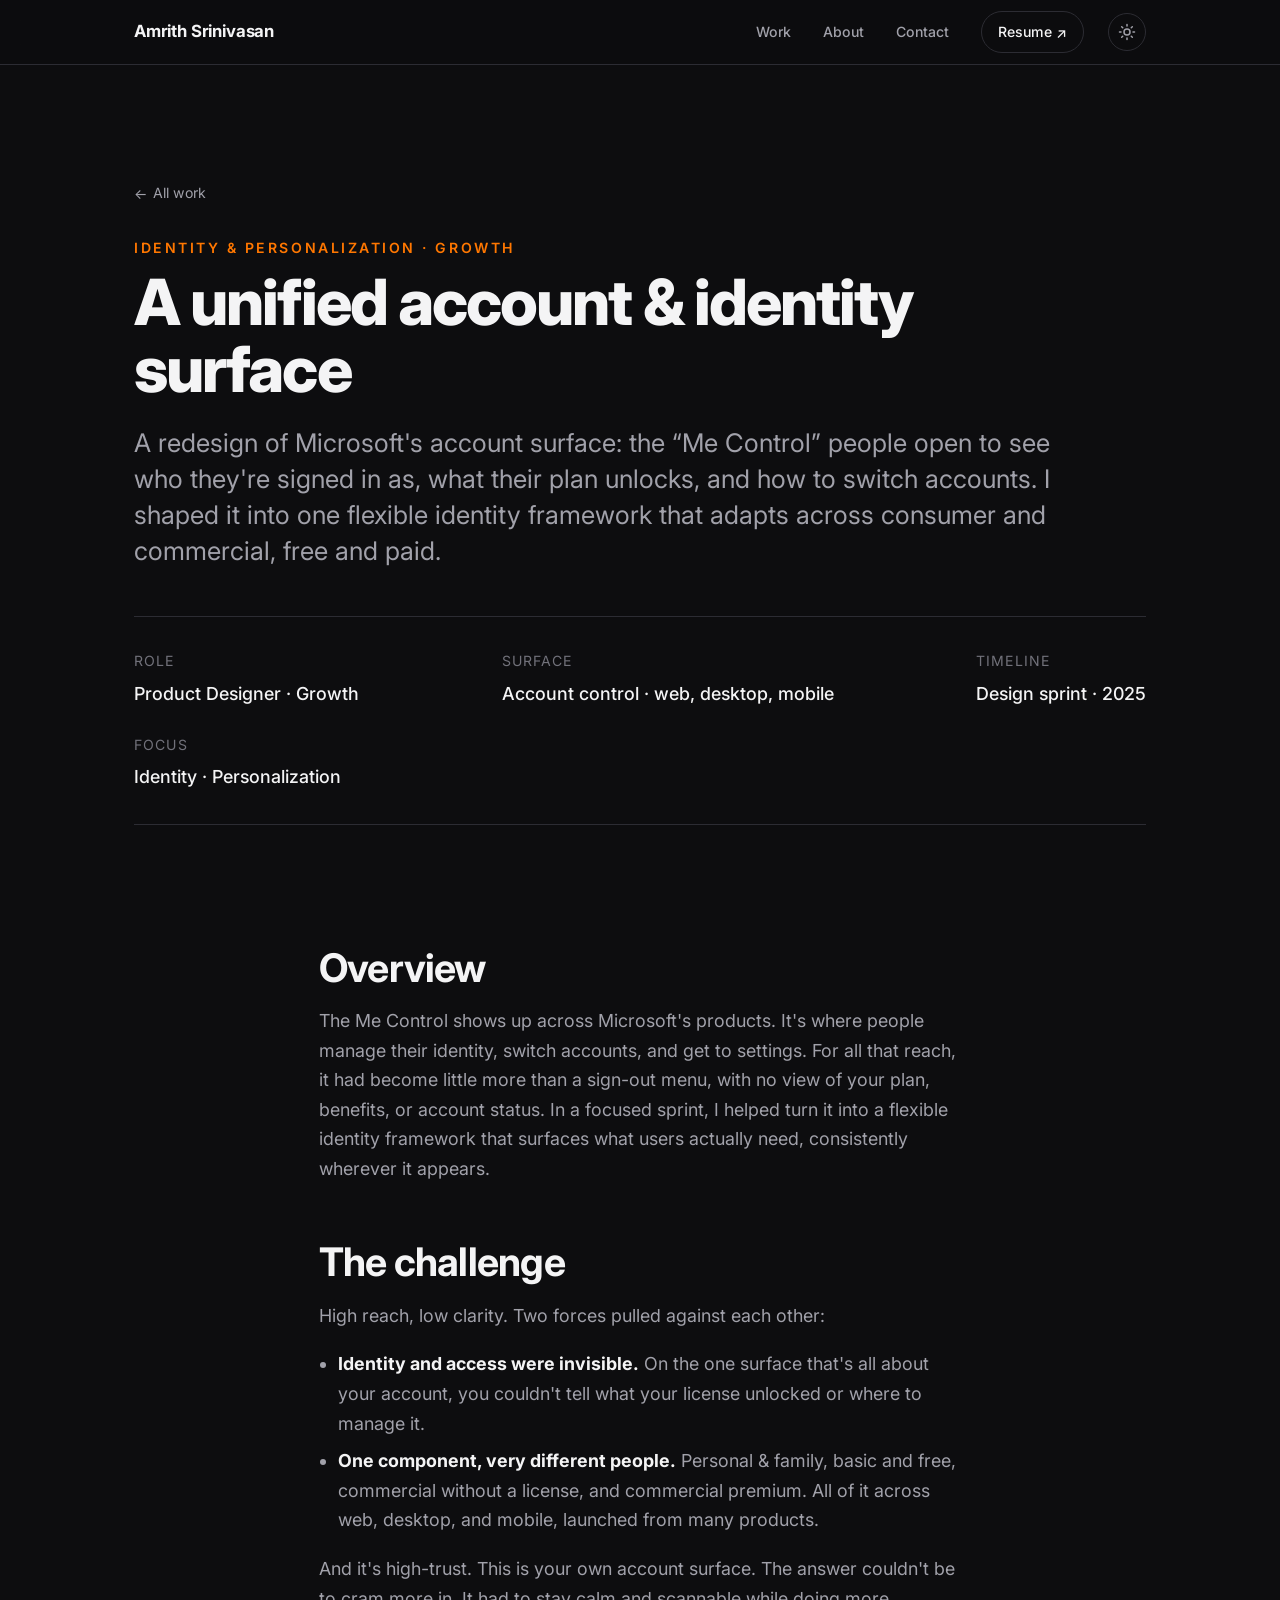
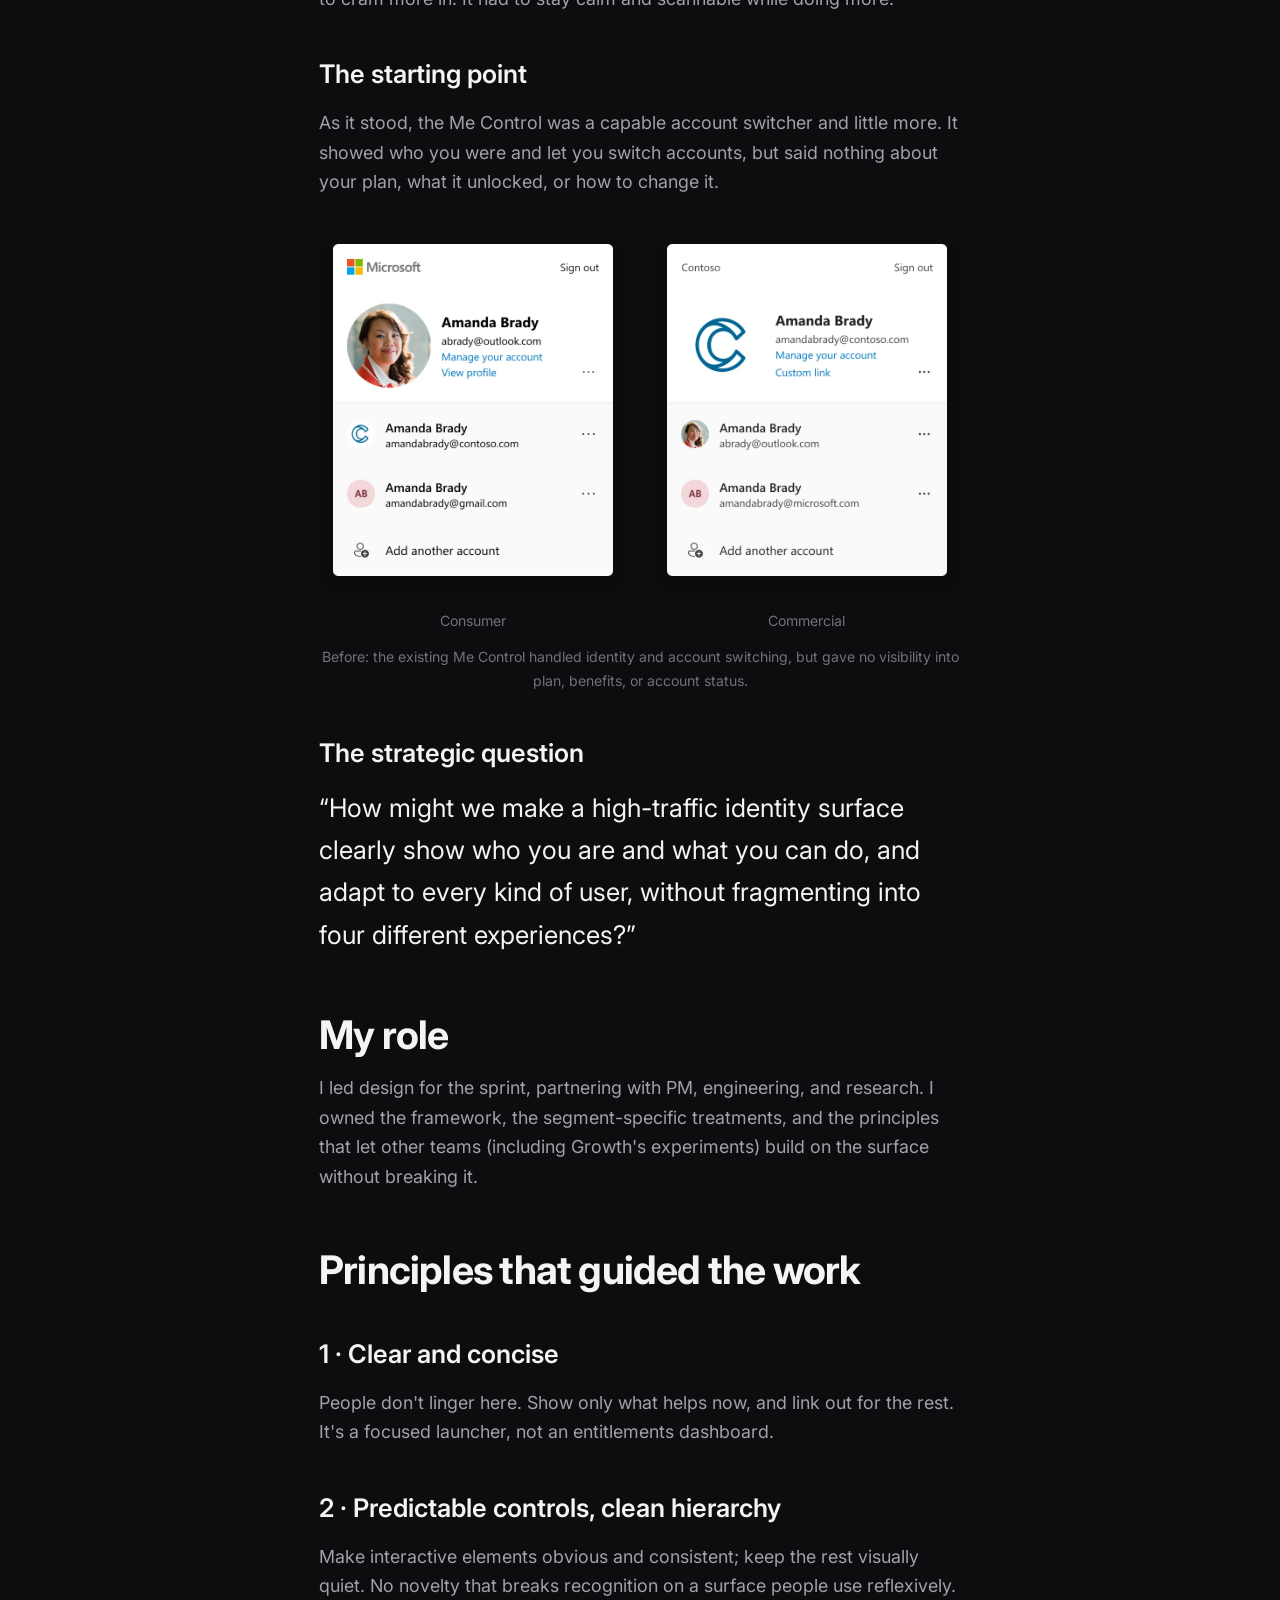
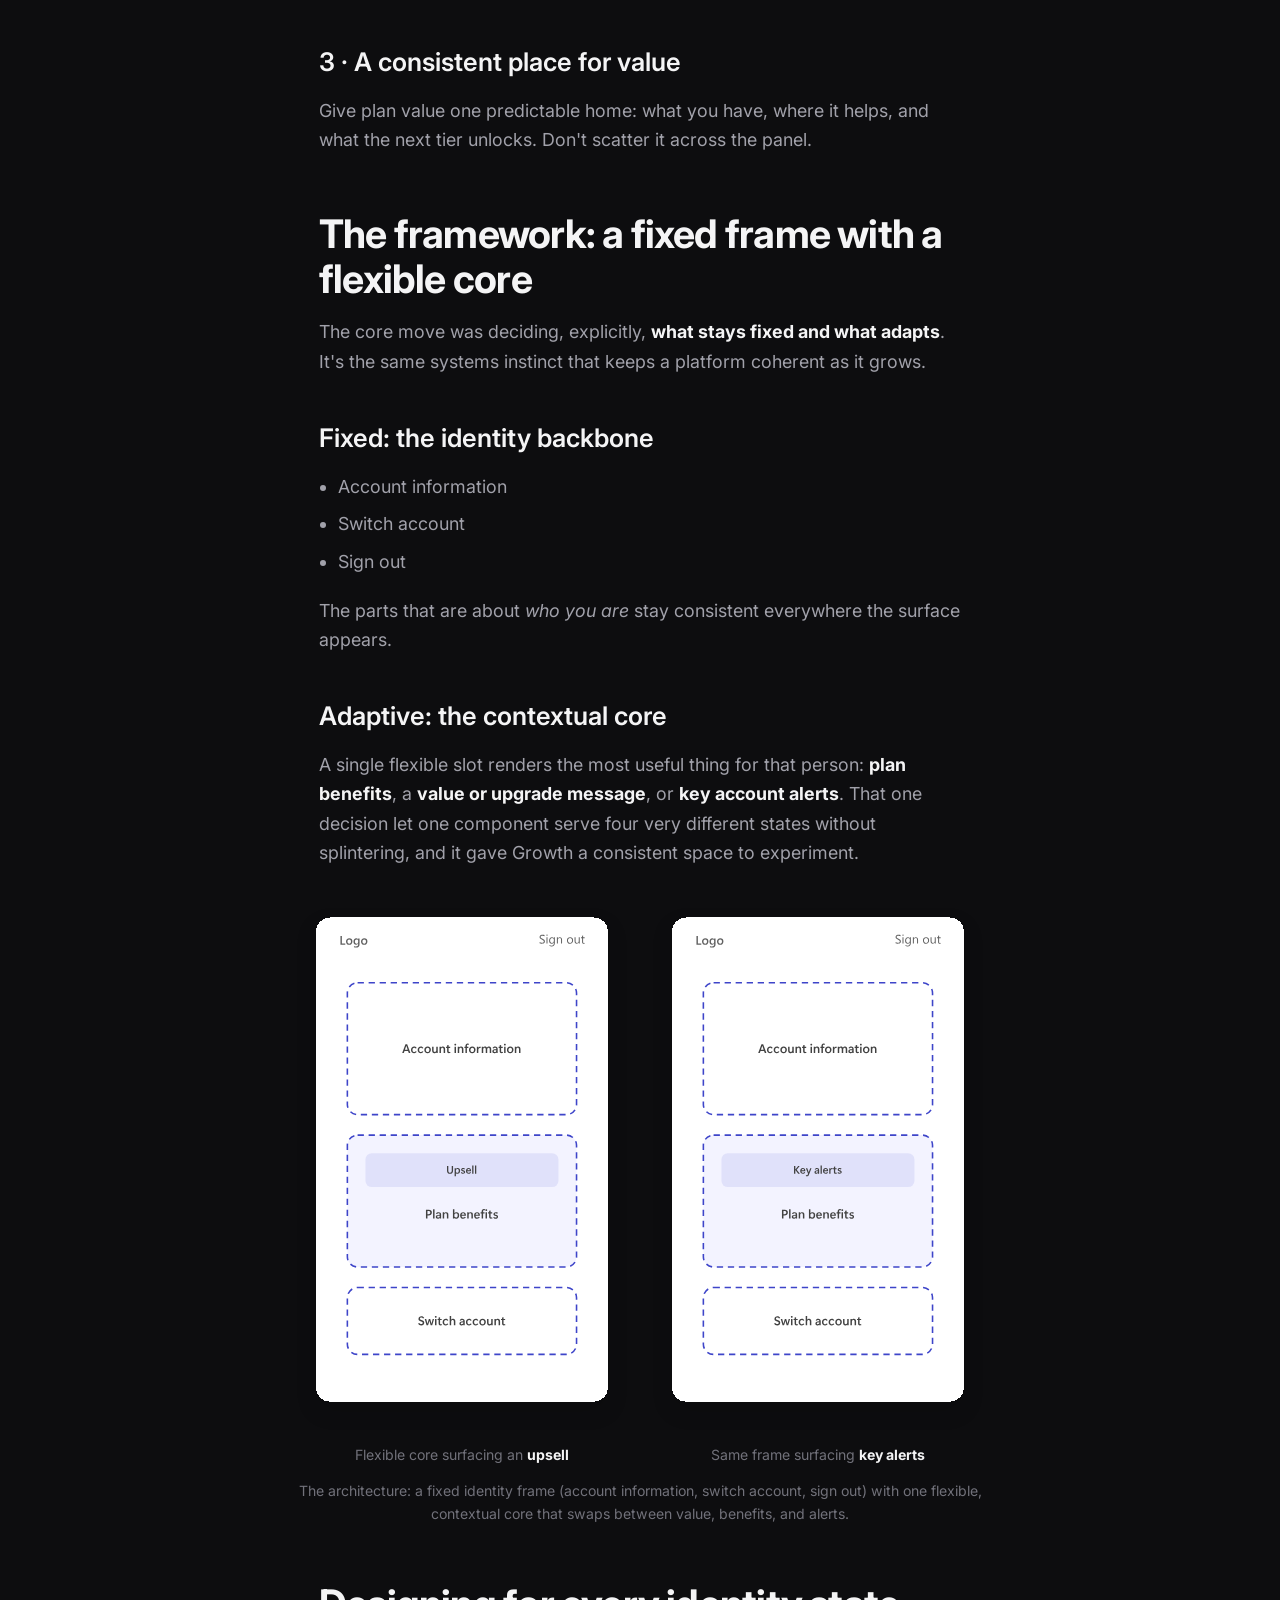
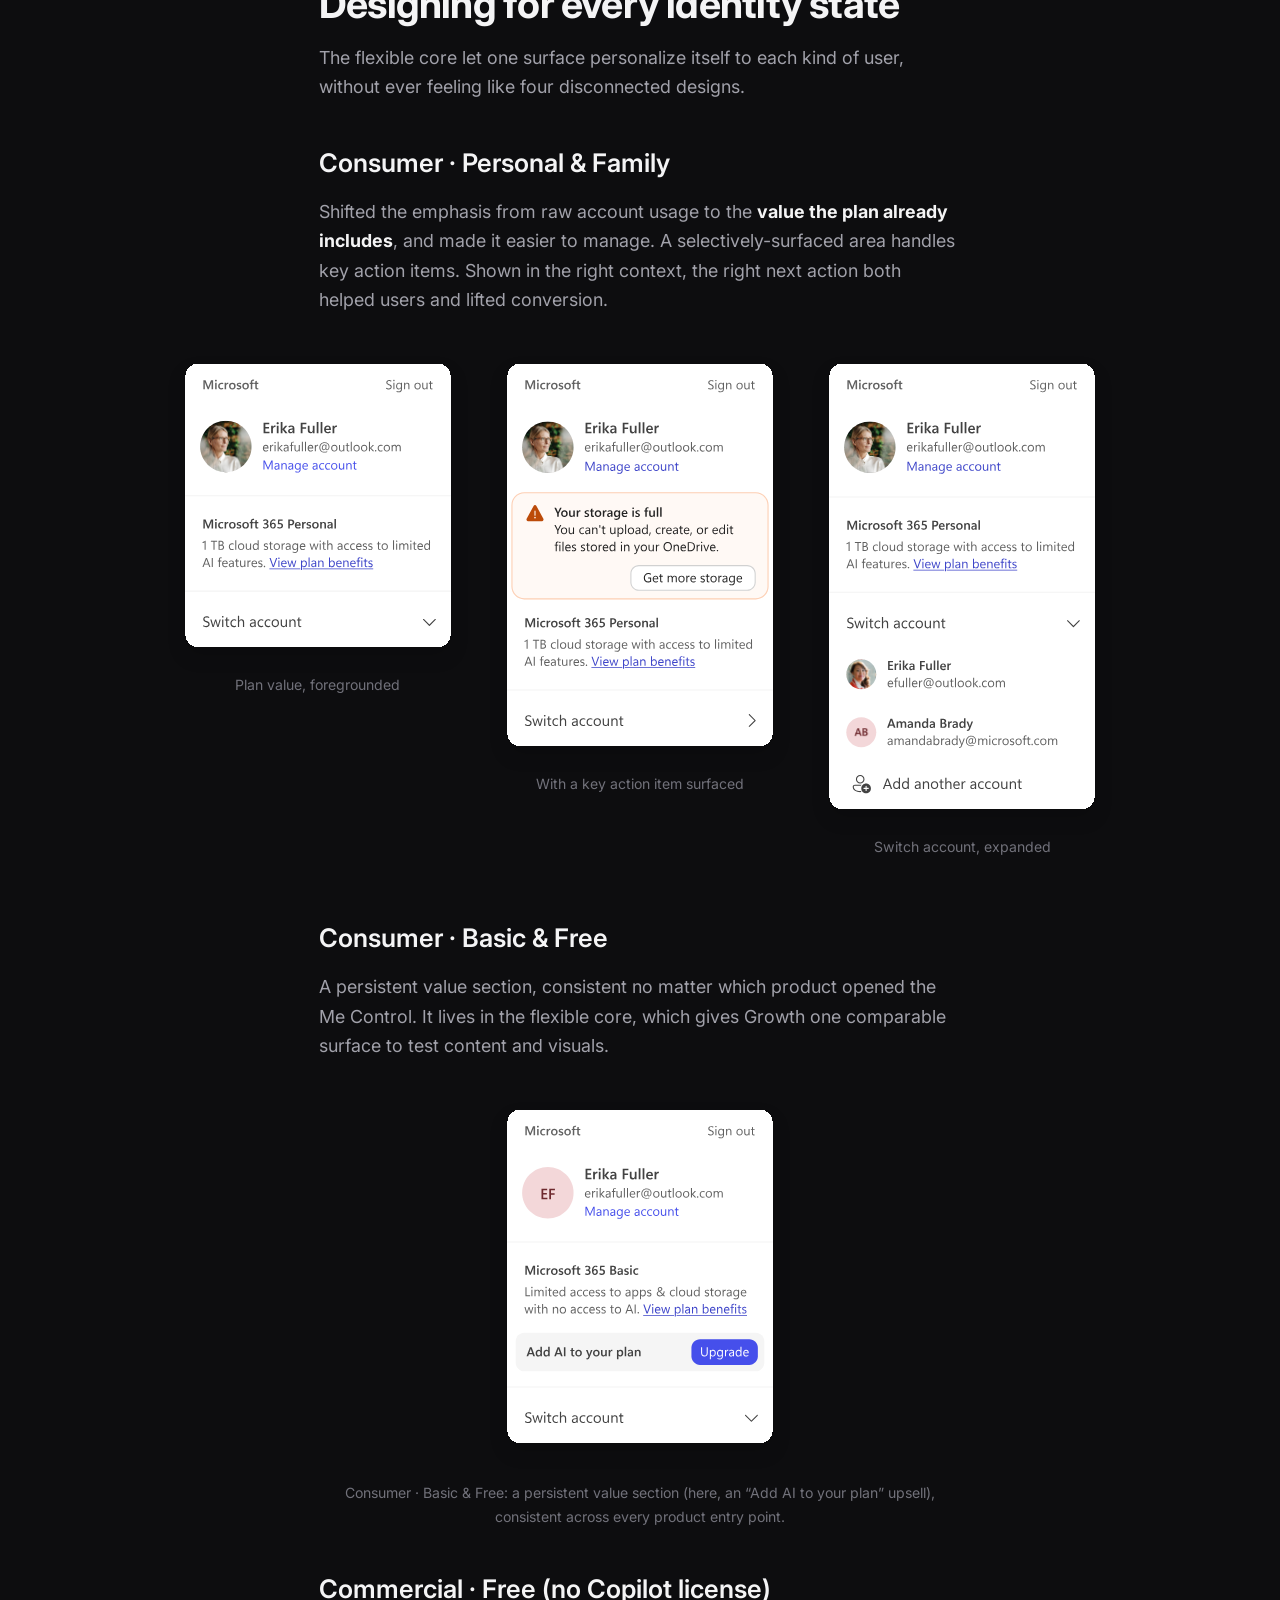
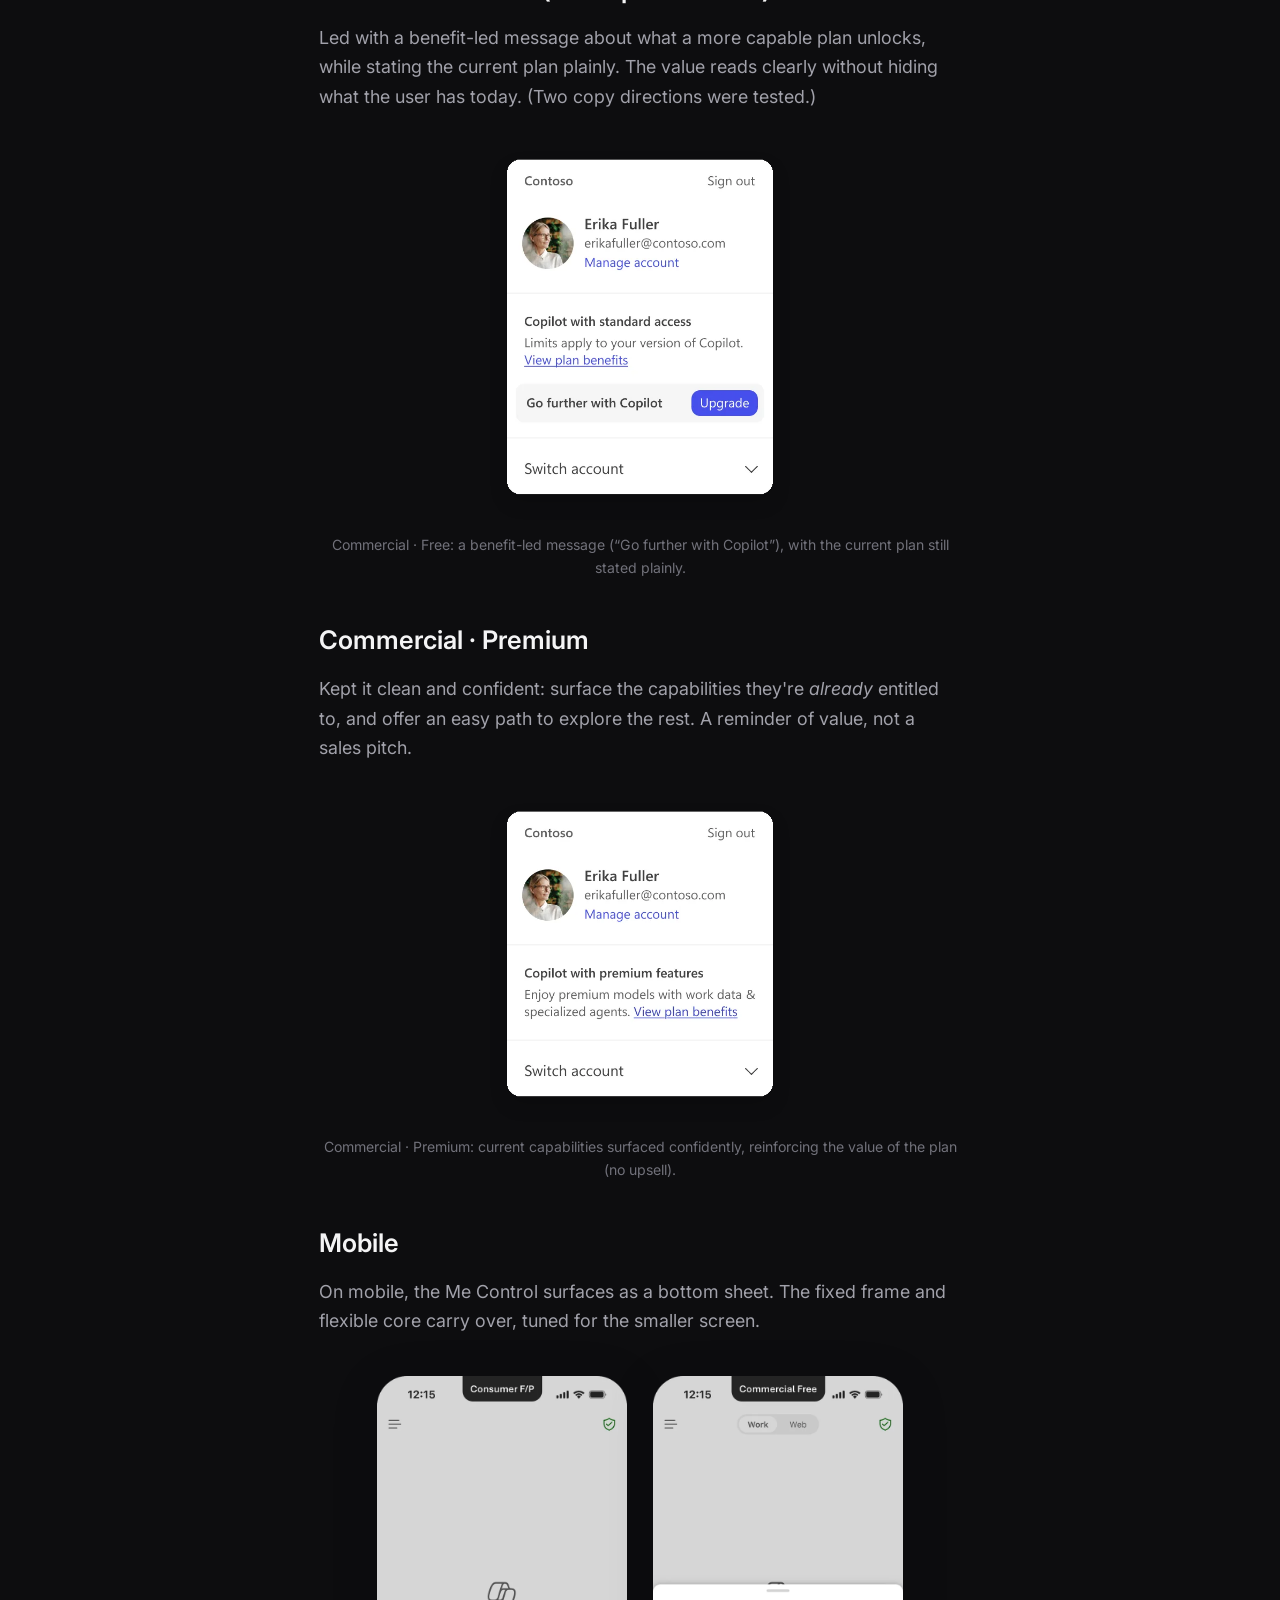
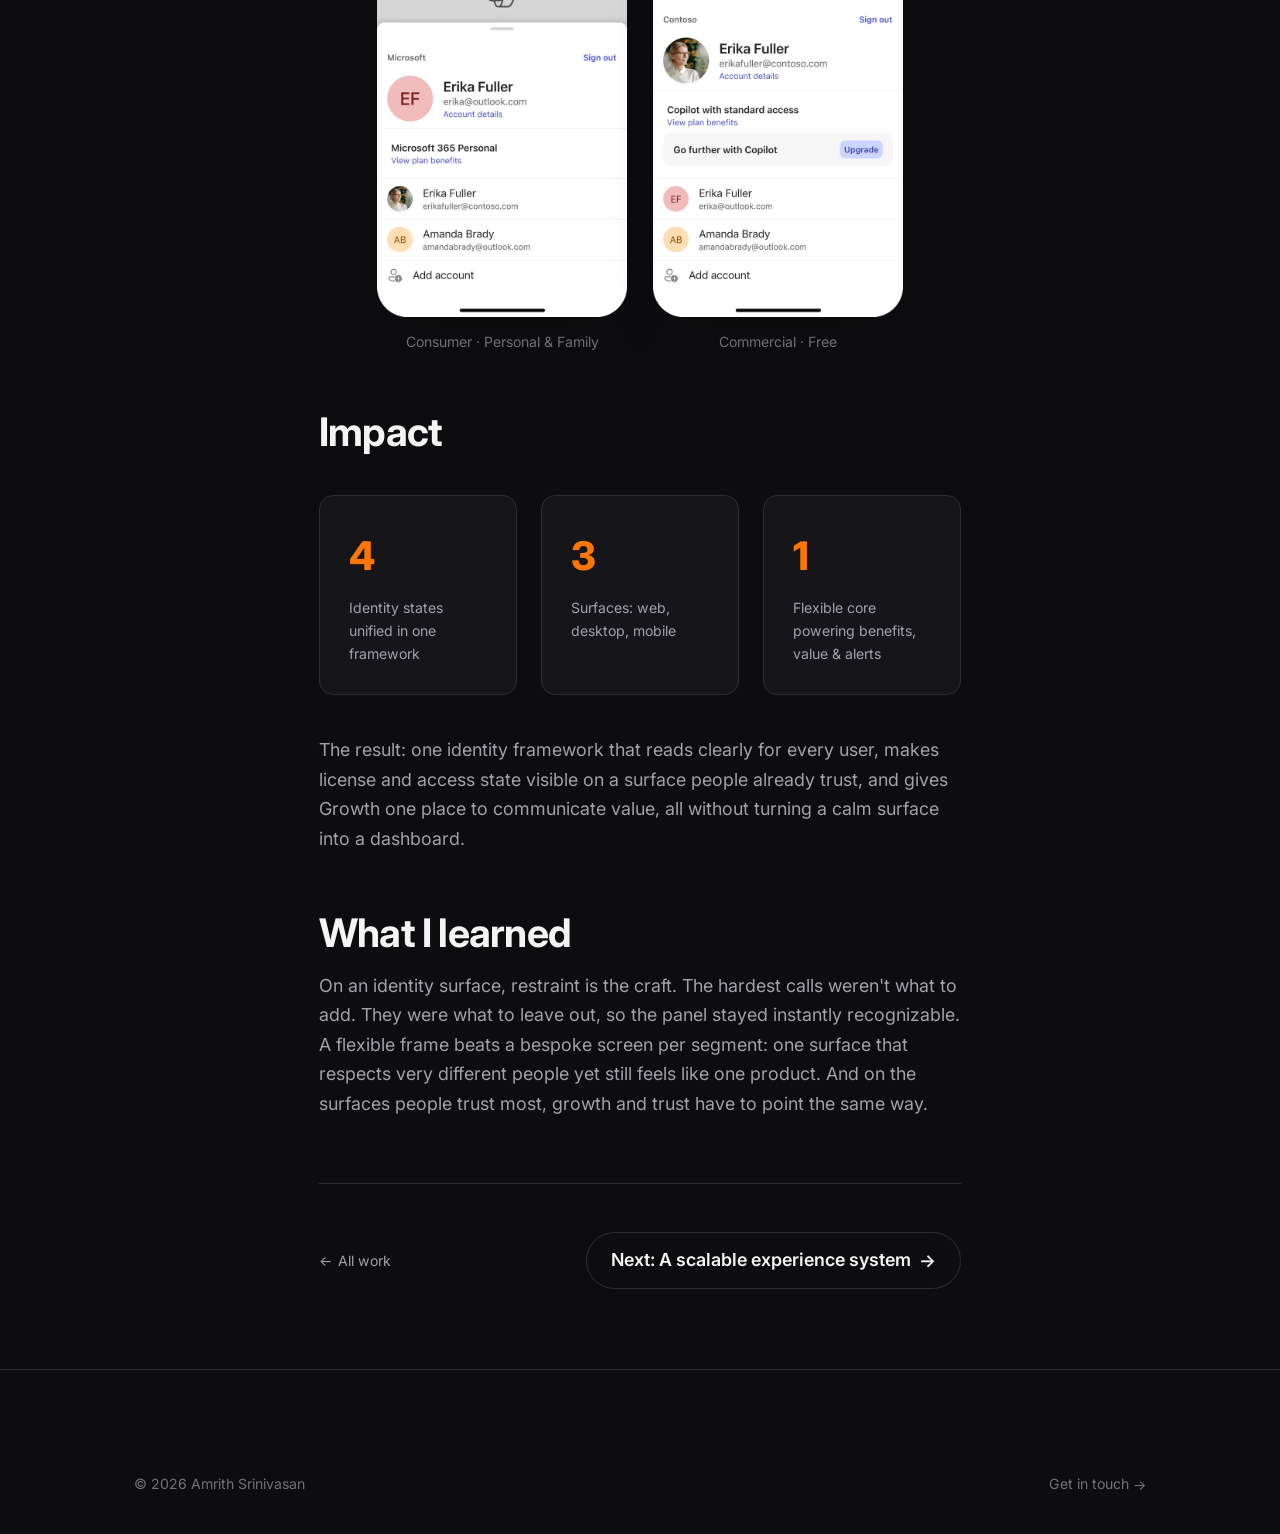
<file: work/profiles-personalization.html>
<!DOCTYPE html>
<html lang="en">
<head>
  <meta charset="UTF-8" />
  <meta name="viewport" content="width=device-width, initial-scale=1.0" />
  <link rel="icon" href="/favicon.ico" sizes="any" />
  <link rel="apple-touch-icon" href="/apple-touch-icon.png" />
  <title>A Unified Account &amp; Identity Surface · Amrith Srinivasan</title>
  <meta name="description" content="Case study: redesigning Microsoft's account & identity surface (the Me Control) into one flexible framework that adapts across consumer and commercial, free and paid." />
  <link rel="preconnect" href="https://fonts.googleapis.com" />
  <link rel="preconnect" href="https://fonts.gstatic.com" crossorigin />
  <link href="https://fonts.googleapis.com/css2?family=Inter:wght@400;500;600;700;800&display=swap" rel="stylesheet" />
  <script>(function(){try{if(localStorage.getItem('theme')==='light')document.documentElement.setAttribute('data-theme','light');}catch(e){}})();</script>
  <link rel="stylesheet" href="../styles.css?v=58" />
</head>
<body>

  <header class="nav">
    <div class="wrap nav__inner">
      <a href="../index.html" class="nav__brand">Amrith Srinivasan</a>
      <div class="nav__right">
        <nav class="nav__links">
          <a href="../index.html#work">Work</a>
          <a href="../index.html#about">About</a>
          <a href="../index.html#contact">Contact</a>
          <a href="../assets/resume.pdf" class="nav__cta">Resume <span class="ico-arr">↗</span></a>
        </nav>
        <button class="theme-toggle" id="themeToggle" type="button" aria-label="Toggle light and dark mode" title="Toggle theme">
          <svg class="icon-sun" viewBox="0 0 24 24" fill="none" stroke="currentColor" stroke-width="2" stroke-linecap="round" stroke-linejoin="round" aria-hidden="true"><circle cx="12" cy="12" r="4"/><path d="M12 2v2m0 16v2M4.9 4.9l1.4 1.4m11.4 11.4l1.4 1.4M2 12h2m16 0h2M4.9 19.1l1.4-1.4M17.7 6.3l1.4-1.4"/></svg>
          <svg class="icon-moon" viewBox="0 0 24 24" fill="none" stroke="currentColor" stroke-width="2" stroke-linecap="round" stroke-linejoin="round" aria-hidden="true"><path d="M21 12.8A9 9 0 1 1 11.2 3 7 7 0 0 0 21 12.8z"/></svg>
        </button>
      </div>
    </div>
  </header>

  <main>
    <section class="cs-hero wrap">
      <a href="../index.html#work" class="cs-back"><span class="ico-arr">←</span> All work</a>
      <p class="eyebrow">Identity &amp; personalization · Growth</p>
      <h1>A unified account &amp; identity surface</h1>
      <p class="cs-hero__lede">
        A redesign of Microsoft's account surface: the &ldquo;Me Control&rdquo; people open to see who
        they're signed in as, what their plan unlocks, and how to switch accounts. I shaped it into one
        flexible identity framework that adapts across consumer and commercial, free and paid.
      </p>


      <dl class="cs-meta">
        <div><dt>Role</dt><dd>Product Designer · Growth</dd></div>
        <div><dt>Surface</dt><dd>Account control · web, desktop, mobile</dd></div>
        <div><dt>Timeline</dt><dd>Design sprint · 2025</dd></div>
        <div><dt>Focus</dt><dd>Identity · Personalization</dd></div>
      </dl>
    </section>

    <article class="cs-body wrap">

      <h2>Overview</h2>
      <p>
        The Me Control shows up across Microsoft's products. It's where people manage their identity, switch accounts, and get to settings. For all that reach, it had become little more than a sign-out menu, with no view of your plan, benefits, or account status. In a focused sprint, I helped turn it into a flexible identity framework that surfaces what users actually need, consistently wherever it appears.
      </p>

      <h2>The challenge</h2>
      <p>
        High reach, low clarity. Two forces pulled against each other:
      </p>
      <ul class="bullets">
        <li><strong>Identity and access were invisible.</strong> On the one surface that's all about your
          account, you couldn't tell what your license unlocked or where to manage it.</li>
        <li><strong>One component, very different people.</strong> Personal &amp; family, basic and free,
          commercial without a license, and commercial premium. All of it across web, desktop, and mobile,
          launched from many products.</li>
      </ul>
      <p>
        And it's high-trust. This is your own account surface. The answer couldn't be to cram more in. It had to
        stay calm and scannable while doing more.
      </p>

      <h3>The starting point</h3>
      <p>
        As it stood, the Me Control was a capable account switcher and little more. It showed who you were
        and let you switch accounts, but said nothing about your plan, what it unlocked, or how to change it.
      </p>
      <figure class="cs-figure">
        <div style="display:flex; gap:1.6rem; align-items:flex-start; justify-content:center; flex-wrap:wrap;">
          <div style="flex:1 1 240px; max-width:330px;">
            <img src="../assets/images/profiles-before-consumer.webp" alt="The existing consumer Me Control: a Microsoft account header for Amanda Brady with Manage your account and View profile, followed by an account-switching list (Contoso, Gmail) and Add another account. No plan or benefits shown." style="width:100%; display:block;" />
            <p style="text-align:center; font-size:var(--step--1); color:var(--text-mute); margin:0.8rem 0 0;">Consumer</p>
          </div>
          <div style="flex:1 1 240px; max-width:330px;">
            <img src="../assets/images/profiles-before-commercial.webp" alt="The existing commercial Me Control: a Contoso account header for Amanda Brady with Manage your account and a custom link, followed by an account-switching list and Add another account. No plan or benefits shown." style="width:100%; display:block;" />
            <p style="text-align:center; font-size:var(--step--1); color:var(--text-mute); margin:0.8rem 0 0;">Commercial</p>
          </div>
        </div>
        <figcaption>Before: the existing Me Control handled identity and account switching, but gave no visibility into plan, benefits, or account status.</figcaption>
      </figure>

      <div class="cs-figure">
        <h3 style="margin-top:0;">The strategic question</h3>
        <p style="font-size:var(--step-1); color:var(--text);">
          &ldquo;How might we make a high-traffic identity surface clearly show who you are and what you
          can do, and adapt to every kind of user, without fragmenting into four different experiences?&rdquo;
        </p>
      </div>

      <h2>My role</h2>
      <p>
        I led design for the sprint, partnering with PM, engineering, and research. I owned the framework,
        the segment-specific treatments, and the principles that let other teams (including Growth's
        experiments) build on the surface without breaking it.
      </p>

      <h2>Principles that guided the work</h2>
      <h3>1 · Clear and concise</h3>
      <p>
        People don't linger here. Show only what helps now, and link out for the rest. It's a focused launcher,
        not an entitlements dashboard.
      </p>
      <h3>2 · Predictable controls, clean hierarchy</h3>
      <p>
        Make interactive elements obvious and consistent; keep the rest visually quiet. No novelty that
        breaks recognition on a surface people use reflexively.
      </p>
      <h3>3 · A consistent place for value</h3>
      <p>
        Give plan value one predictable home: what you have, where it helps, and what the next tier
        unlocks. Don't scatter it across the panel.
      </p>

      <h2>The framework: a fixed frame with a flexible core</h2>
      <p>
        The core move was deciding, explicitly, <strong>what stays fixed and what adapts</strong>. It's the
        same systems instinct that keeps a platform coherent as it grows.
      </p>
      <h3>Fixed: the identity backbone</h3>
      <ul class="bullets">
        <li>Account information</li>
        <li>Switch account</li>
        <li>Sign out</li>
      </ul>
      <p>The parts that are about <em>who you are</em> stay consistent everywhere the surface appears.</p>
      <h3>Adaptive: the contextual core</h3>
      <p>
        A single flexible slot renders the most useful thing for that person: <strong>plan
        benefits</strong>, a <strong>value or upgrade message</strong>, or <strong>key account
        alerts</strong>. That one decision let one component serve four very different states without
        splintering, and it gave Growth a consistent space to experiment.
      </p>

      <figure class="cs-figure" style="position:relative; left:50%; transform:translateX(-50%); width:min(720px, 94vw);">
        <div style="display:flex; gap:1.6rem; align-items:flex-start; justify-content:center; flex-wrap:wrap;">
          <div style="flex:1 1 240px; max-width:330px;">
            <img src="../assets/images/profiles-framework-upsell.svg" alt="The Me Control framework: a fixed frame (logo, sign out, account information, switch account) with the flexible middle section surfacing an upsell above plan benefits." style="width:100%; display:block;" />
            <p style="text-align:center; font-size:var(--step--1); color:var(--text-mute); margin:0.8rem 0 0;">Flexible core surfacing an <strong>upsell</strong></p>
          </div>
          <div style="flex:1 1 240px; max-width:330px;">
            <img src="../assets/images/profiles-framework-alerts.svg" alt="The same Me Control framework with the flexible middle section instead surfacing key account alerts above plan benefits." style="width:100%; display:block;" />
            <p style="text-align:center; font-size:var(--step--1); color:var(--text-mute); margin:0.8rem 0 0;">Same frame surfacing <strong>key alerts</strong></p>
          </div>
        </div>
        <figcaption>The architecture: a fixed identity frame (account information, switch account, sign out) with one flexible, contextual core that swaps between value, benefits, and alerts.</figcaption>
      </figure>

      <h2>Designing for every identity state</h2>
      <p>
        The flexible core let one surface personalize itself to each kind of user, without ever feeling
        like four disconnected designs.
      </p>
      <h3>Consumer · Personal &amp; Family</h3>
      <p>
        Shifted the emphasis from raw account usage to the <strong>value the plan already includes</strong>,
        and made it easier to manage. A selectively-surfaced area handles key action items. Shown in
        the right context, the right next action both helped users and lifted conversion.
      </p>
      <figure class="cs-figure" style="position:relative; left:50%; transform:translateX(-50%); width:min(1000px, 96vw);">
        <div style="display:flex; gap:1.4rem; align-items:flex-start; justify-content:center; flex-wrap:wrap;">
          <div style="flex:1 1 200px; max-width:300px;">
            <img src="../assets/images/profiles-consumer-pf.svg?v=3" alt="Me Control for a Consumer Personal & Family user: account header with Manage account, a plan-benefits section (Microsoft 365 Personal, 1 TB cloud storage) with View plan benefits, and Switch account." style="width:100%; display:block;" />
            <p style="text-align:center; font-size:var(--step--1); color:var(--text-mute); margin:rem 0 0;">Plan value, foregrounded</p>
          </div>
          <div style="flex:1 1 200px; max-width:300px;">
            <img src="../assets/images/profiles-consumer-pf-action.svg" alt="The same Me Control with a key action item surfaced: a 'Your storage is full' alert with a Get more storage button, above the plan-benefits section." style="width:100%; display:block;" />
            <p style="text-align:center; font-size:var(--step--1); color:var(--text-mute); margin:0rem 0 0;">With a key action item surfaced</p>
          </div>
          <div style="flex:1 1 200px; max-width:300px;">
            <img src="../assets/images/profiles-consumer-pf-switch.svg?v=2" alt="The same Me Control with Switch account expanded, showing the multi-account list (Erika Fuller, Amanda Brady) and an Add another account option." style="width:100%; display:block;" />
            <p style="text-align:center; font-size:var(--step--1); color:var(--text-mute); margin:rem 0 0;">Switch account, expanded</p>
          </div>
        </div>
        <!--<figcaption>Consumer · Personal &amp; Family: plan value foregrounded, key action items surfaced in context, and fast switching between accounts.</figcaption>-->
      </figure>

      <h3>Consumer · Basic &amp; Free</h3>
      <p>
        A persistent value section, consistent no matter which product opened the Me Control. It lives in
        the flexible core, which gives Growth one comparable surface to test content and visuals.
      </p>
      <figure class="cs-figure">
        <div style="display:flex; justify-content:center;">
          <img src="../assets/images/profiles-consumer-free.svg" alt="Me Control for a Consumer Basic & Free user: account header, the current plan (Microsoft 365 Basic, limited access to apps and cloud storage, no AI) with View plan benefits, a persistent 'Add AI to your plan' upsell with an Upgrade button, and Switch account." style="width:100%; max-width:300px; display:block;" />
        </div>
        <figcaption>Consumer · Basic &amp; Free: a persistent value section (here, an &ldquo;Add AI to your plan&rdquo; upsell), consistent across every product entry point.</figcaption>
      </figure>

      <h3>Commercial · Free (no Copilot license)</h3>
      <p>
        Led with a benefit-led message about what a more capable plan unlocks, while stating the current
        plan plainly. The value reads clearly without hiding what the user has today. (Two copy directions
        were tested.)
      </p>
      <figure class="cs-figure">
        <div style="display:flex; justify-content:center;">
          <img src="../assets/images/profiles-commercial-free.webp" alt="Me Control for a Commercial Free user on the Contoso org: account header, the current plan (Copilot with standard access, limits apply) with View plan benefits, a 'Go further with Copilot' upsell with an Upgrade button, and Switch account." style="width:100%; max-width:300px; display:block;" />
        </div>
        <figcaption>Commercial · Free: a benefit-led message (&ldquo;Go further with Copilot&rdquo;), with the current plan still stated plainly.</figcaption>
      </figure>

      <h3>Commercial · Premium</h3>
      <p>
        Kept it clean and confident: surface the capabilities they're <em>already</em> entitled to, and
        offer an easy path to explore the rest. A reminder of value, not a sales pitch.
      </p>
      <figure class="cs-figure">
        <div style="display:flex; justify-content:center;">
          <img src="../assets/images/profiles-commercial-premium.webp" alt="Me Control for a Commercial Premium user on the Contoso org: account header, the current plan (Copilot with premium features: premium models with work data and specialized agents) with View plan benefits, and Switch account. No upsell." style="width:100%; max-width:300px; display:block;" />
        </div>
        <figcaption>Commercial · Premium: current capabilities surfaced confidently, reinforcing the value of the plan (no upsell).</figcaption>
      </figure>

      <h3>Mobile</h3>
      <p>
        On mobile, the Me Control surfaces as a bottom sheet. The fixed frame and flexible core carry
        over, tuned for the smaller screen.
      </p>
      <figure class="cs-figure">
        <div style="display:flex; gap:1.6rem; align-items:flex-start; justify-content:center; flex-wrap:wrap;">
          <div style="flex:0 1 250px; max-width:250px;">
            <img src="../assets/images/profiles-mobile-consumer.webp" alt="The Me Control on mobile for a Consumer Personal & Family user, a bottom sheet over the app, showing the account, Microsoft 365 Personal with View plan benefits, and the account-switching list (Erika Fuller, Amanda Brady, Add account)." style="width:100%; display:block; filter:drop-shadow(0 8px 22px rgba(0,0,0,0.14));" />
            <p style="text-align:center; font-size:var(--step--1); color:var(--text-mute); margin:0.8rem 0 0;">Consumer · Personal &amp; Family</p>
          </div>
          <div style="flex:0 1 250px; max-width:250px;">
            <img src="../assets/images/profiles-mobile-commercial.webp" alt="The Me Control on mobile for a Commercial Free user on the Contoso org, a bottom sheet showing Copilot with standard access, a 'Go further with Copilot' upsell with Upgrade, and the account-switching list." style="width:100%; display:block; filter:drop-shadow(0 8px 22px rgba(0,0,0,0.14));" />
            <p style="text-align:center; font-size:var(--step--1); color:var(--text-mute); margin:0.8rem 0 0;">Commercial · Free</p>
          </div>
        </div>
        <!--<figcaption>On mobile, the Me Control appears as a bottom sheet: the same fixed frame and contextual core, tuned for the smaller screen.</figcaption>
      </figure>-->

      <h2>Impact</h2>
      <div class="cs-metrics">
        <div class="cs-metric"><div class="num">4</div><div class="label">Identity states unified in one framework</div></div>
        <div class="cs-metric"><div class="num">3</div><div class="label">Surfaces: web, desktop, mobile</div></div>
        <div class="cs-metric"><div class="num">1</div><div class="label">Flexible core powering benefits, value &amp; alerts</div></div>
      </div>
      <p>
        The result: one identity framework that reads clearly for every user, makes license and access
        state visible on a surface people already trust, and gives Growth one place to communicate value,
        all without turning a calm surface into a dashboard.
      </p>

      <h2>What I learned</h2>
      <p>
        On an identity surface, restraint is the craft. The hardest calls weren't what to add. They were
        what to leave out, so the panel stayed instantly recognizable. A flexible frame beats a bespoke
        screen per segment: one surface that respects very different people yet still feels like one
        product. And on the surfaces people trust most, growth and trust have to point the same way.
      </p>

      <div class="cs-next">
        <a href="../index.html#work" class="cs-back"><span class="ico-arr">←</span> All work</a>
        <a href="experience-system.html" class="btn btn--ghost">Next: A scalable experience system <span class="ico-arr">→</span></a>
      </div>
    </article>
  </main>

  <footer class="footer">
    <div class="wrap">
      <div class="footer__base">
        <span>© <span id="year">2026</span> Amrith Srinivasan</span>
        <a href="../index.html#contact">Get in touch <span class="ico-arr">→</span></a>
      </div>
    </div>
  </footer>

  <script src="../main.js?v=11"></script>
  <!-- Cloudflare Web Analytics -->
  <script defer src='https://static.cloudflareinsights.com/beacon.min.js' data-cf-beacon='{"token": "83fbd1ffea1d4dc6bd88ee077af0a5d6"}'></script>
  <!-- End Cloudflare Web Analytics -->
</body>
</html>
</file>
<file: styles.css>
/* =========================================================
   Portfolio — shared design system
   Edit tokens here; everything else inherits.
   ========================================================= */

:root {
  /* Palette — confident, editorial neutral + one accent.
     Swap --accent to rebrand the whole site in one line. */
  --bg:        #0d0d0f;
  --bg-elev:   #16161a;
  --surface:   #1d1d22;
  --line:      #2c2c33;
  --text:      #f4f4f5;
  --text-dim:  #a1a1aa;
  --text-mute: #71717a;
  --accent:    #ff7700;   /* brand/fill — swap to retune the whole site (was #e50914 red) */
  --accent-dim:#7a3a00;   /* was #7a1015 */
  --accent-text:#ff7700;  /* accent used as TEXT (AA on dark; light theme overrides) */
  --on-accent: #18181b;   /* text/icons placed ON an accent fill (e.g. buttons) */

  /* Type scale */
  --font-sans: "Inter", -apple-system, BlinkMacSystemFont, "Segoe UI", Roboto, sans-serif;
  --step--1: clamp(0.82rem, 0.8rem + 0.1vw, 0.9rem);
  --step-0:  clamp(1rem, 0.96rem + 0.2vw, 1.12rem);
  --step-1:  clamp(1.3rem, 1.2rem + 0.5vw, 1.6rem);
  --step-2:  clamp(1.75rem, 1.5rem + 1.2vw, 2.6rem);
  --step-3:  clamp(2.4rem, 1.9rem + 2.6vw, 4.4rem);
  --step-4:  clamp(3rem, 2.2rem + 4vw, 6rem);

  /* Spacing / layout */
  --maxw: 1140px;
  --gutter: clamp(1.2rem, 5vw, 4rem);
  --radius: 14px;
  --radius-lg: 22px;
  --ease: cubic-bezier(0.16, 1, 0.3, 1);

  color-scheme: dark;
}

/* ---------- Light theme (set [data-theme="light"] on <html>) ---------- */
:root[data-theme="light"] {
  color-scheme: light;
  --bg:        #ffffff;
  --bg-elev:   #f5f6f8;
  --surface:   #eceef2;
  --line:      #e3e5ea;
  --text:      #18181b;
  --text-dim:  #50535a;
  --text-mute: #83878e;
  --accent-dim:#ffd9b8;   /* was #f0c0c3 */
  --accent-text:#b35200;  /* deeper orange so accent TEXT clears AA on white/card surfaces (4.7:1 on #f5f6f8) */
}

/* Smooth cross-fade when the theme flips */
body, .nav, .case, .case__media, .cs-figure__frame, .cs-metric,
.tag, .note, .btn--ghost, .nav__cta, .theme-toggle, .about__photo, .footer {
  transition: background-color .25s ease, border-color .25s ease, color .25s ease;
}

/* ---------- Reset ---------- */
*, *::before, *::after { box-sizing: border-box; margin: 0; padding: 0; }
html { scroll-behavior: smooth; -webkit-text-size-adjust: 100%; }
body {
  font-family: var(--font-sans);
  font-size: var(--step-0);
  line-height: 1.65;
  color: var(--text);
  background: var(--bg);
  -webkit-font-smoothing: antialiased;
  text-rendering: optimizeLegibility;
  overflow-x: hidden;
}
img { max-width: 100%; display: block; }
a { color: inherit; text-decoration: none; }
ul { list-style: none; }

/* ---------- Layout helpers ---------- */
.wrap { max-width: var(--maxw); margin-inline: auto; padding-inline: var(--gutter); }
.section { padding-block: clamp(4rem, 10vw, 8rem); }
.eyebrow {
  font-size: var(--step--1);
  letter-spacing: 0.18em;
  text-transform: uppercase;
  color: var(--accent-text);
  font-weight: 600;
}
.muted { color: var(--text-dim); }

/* ---------- Nav ---------- */
.nav {
  position: sticky; top: 0; z-index: 50;
  backdrop-filter: blur(12px);
  background: color-mix(in srgb, var(--bg) 78%, transparent);
  border-bottom: 1px solid var(--line);
}
.nav__inner {
  display: flex; align-items: center; justify-content: space-between;
  height: 64px;
}
.nav__brand { font-weight: 700; letter-spacing: -0.01em; font-size: 1.05rem; }
.nav__links { display: flex; gap: 2rem; align-items: center; }
.nav__links a { color: var(--text-dim); font-size: var(--step--1); font-weight: 500; transition: color .2s; }
.nav__links a:hover { color: var(--text); }
.nav__cta {
  border: 1px solid var(--line); padding: 0.5rem 1rem; border-radius: 100px;
  color: var(--text) !important;
}
.nav__cta:hover { border-color: var(--accent); }
.nav__toggle { display: none; background: none; border: 0; color: var(--text); font-size: 1.5rem; cursor: pointer; }

/* right-side nav group + theme toggle */
.nav__right { display: flex; align-items: center; gap: 1.5rem; }
.theme-toggle {
  display: inline-flex; align-items: center; justify-content: center;
  width: 38px; height: 38px; border-radius: 100px; flex: none;
  background: transparent; border: 1px solid var(--line); color: var(--text-dim);
  cursor: pointer;
}
.theme-toggle:hover { color: var(--text); border-color: var(--accent); }
.theme-toggle svg { width: 18px; height: 18px; }
.theme-toggle .icon-moon { display: none; }
:root[data-theme="light"] .theme-toggle .icon-sun { display: none; }
:root[data-theme="light"] .theme-toggle .icon-moon { display: inline; }

/* ---------- Hero ---------- */
.hero { padding-block: clamp(5rem, 14vw, 10rem) clamp(3rem, 8vw, 6rem); }
.hero h1 {
  font-size: var(--step-4);
  line-height: 1.02;
  letter-spacing: -0.03em;
  font-weight: 800;
  max-width: 16ch;
}
.hero h1 .accent { color: var(--accent-text); }
.hero__lede {
  margin-top: 1.6rem; max-width: 56ch; font-size: var(--step-1);
  color: var(--text-dim); font-weight: 400; line-height: 1.4;
}
.hero__meta { margin-top: 2.5rem; display: flex; flex-wrap: wrap; gap: 0.6rem; }
.tag {
  font-size: var(--step--1); color: var(--text-dim);
  border: 1px solid var(--line); border-radius: 100px; padding: 0.4rem 0.9rem;
}

/* ---------- Buttons ---------- */
.btn {
  display: inline-flex; align-items: center; gap: 0.5rem;
  background: var(--accent); color: var(--on-accent); font-weight: 600;
  padding: 0.8rem 1.5rem; border-radius: 100px; font-size: var(--step-0);
  transition: transform .2s var(--ease), filter .2s;
}
.btn:hover { transform: translateY(-2px); filter: brightness(1.08); }
.btn--ghost { background: transparent; border: 1px solid var(--line); color: var(--text); }
.btn--ghost:hover { border-color: var(--accent); }
.btn-row { display: flex; gap: 1rem; flex-wrap: wrap; margin-top: 2.5rem; }

/* ---------- Section heading ---------- */
.head { max-width: 60ch; margin-bottom: 3rem; }
.head h2 {
  font-size: var(--step-2); letter-spacing: -0.02em; font-weight: 700;
  margin-top: 0.6rem; line-height: 1.1;
}

/* ---------- Work grid (case study cards) ---------- */
.work { display: grid; gap: clamp(1.5rem, 4vw, 2.5rem); }
.case {
  display: grid; grid-template-columns: 1.1fr 1fr; gap: 0;
  background: var(--bg-elev); border: 1px solid var(--line);
  border-radius: var(--radius-lg); overflow: hidden;
  transition: border-color .3s, transform .3s var(--ease);
}
.case:hover { border-color: var(--accent-dim); transform: translateY(-3px); }
.case:nth-child(even) { grid-template-columns: 1fr 1.1fr; }
.case:nth-child(even) .case__media { order: 2; }
.case__body { padding: clamp(1.8rem, 4vw, 3rem); display: flex; flex-direction: column; justify-content: center; }
.case__num { font-size: var(--step--1); color: var(--text-mute); letter-spacing: 0.1em; }
.case__title { font-size: var(--step-2); letter-spacing: -0.02em; line-height: 1.08; margin: 0.4rem 0 0.8rem; font-weight: 700; }
.case__desc { color: var(--text-dim); }
.case__tags { display: flex; flex-wrap: wrap; gap: 0.5rem; margin-top: 1.4rem; }
.case__link { margin-top: 1.8rem; color: var(--accent-text); font-weight: 600; font-size: var(--step-0); display: inline-flex; align-items: center; gap: 0.4rem; }
.case__link span { position: relative; top: 0.06em; transition: transform .2s var(--ease); }
/* Optically center arrow glyphs (→ ← ↗) — they sit high on the math axis. */
.ico-arr { position: relative; top: 0.06em; }
.case:hover .case__link span { transform: translateX(4px); }
.case__media {
  background: linear-gradient(135deg, var(--surface), var(--bg));
  min-height: 280px; position: relative; overflow: hidden;
  display: flex; align-items: center; justify-content: center;
}
.case__media img { width: 100%; height: 100%; object-fit: cover; }
.case__placeholder {
  color: var(--text-mute); font-size: var(--step--1); text-align: center;
  padding: 2rem; border: 1px dashed var(--line); border-radius: var(--radius);
  margin: 1.5rem;
}
.anchor-badge {
  position: absolute; top: 1rem; left: 1rem; z-index: 2;
  background: var(--accent); color: var(--on-accent); font-size: 0.7rem; font-weight: 700;
  letter-spacing: 0.08em; text-transform: uppercase; padding: 0.35rem 0.7rem; border-radius: 100px;
}

/* ---------- Coverflow (auto-rotating modal carousel in a case card) ---------- */
.coverflow { position: absolute; inset: 0; perspective: 1500px; transform-style: preserve-3d; }
.coverflow .coverflow__item {
  position: absolute; top: 50%; left: 50%; width: 60%; height: auto; max-height: 88%;
  object-fit: contain;
  transform-origin: center center; backface-visibility: hidden;
  will-change: transform, opacity;
  animation: coverflow 9s cubic-bezier(0.66, 0, 0.34, 1) infinite;
  /* Static by default; only runs while the card is in frame (toggled by .is-playing via JS). */
  animation-play-state: paused;
}
.coverflow.is-playing .coverflow__item { animation-play-state: running; }
.coverflow__item:nth-child(1) { animation-delay: 0s; }    /* Word  → front 1st (right side at start) */
.coverflow__item:nth-child(2) { animation-delay: -6s; }   /* Excel → front 2nd (right side at start) */
.coverflow__item:nth-child(3) { animation-delay: -3s; }   /* PowerPoint → front 3rd (left side at start) */

@keyframes coverflow {
  /* FRONT (held ~3s) */
  0%,
  24%  { transform: translate(-50%,-50%) translateX(0)    translateZ(0)      rotateY(0deg)   scale(1);   opacity: 1;   z-index: 3; }
  /* → LEFT-back (held) */
  33%,
  57%  { transform: translate(-50%,-50%) translateX(-33%) translateZ(-140px) rotateY(13deg)  scale(.78); opacity: .94; z-index: 2; }
  /* → swing around BEHIND the front */
  62%  { transform: translate(-50%,-50%) translateX(0)    translateZ(-440px) rotateY(0deg)   scale(.54); opacity: .35; z-index: 1; }
  /* → RIGHT-back (held) */
  67%,
  91%  { transform: translate(-50%,-50%) translateX(33%)  translateZ(-140px) rotateY(-13deg) scale(.78); opacity: .94; z-index: 2; }
  /* → back to FRONT */
  100% { transform: translate(-50%,-50%) translateX(0)    translateZ(0)      rotateY(0deg)   scale(1);   opacity: 1;   z-index: 3; }
}

/* ---------- Scale swap (single card zooms up & cross-dissolves to the next, in a case card) ---------- */
.scaleshow { position: absolute; inset: 0; overflow: hidden; display: grid; place-items: center; align-content: center; }
/* Two-class depth to beat `.case__media img { height:100%; object-fit:cover }`. */
.scaleshow .scaleshow__item {
  grid-area: 1 / 1; height: 60.5%; width: auto; object-fit: contain;
  transform-origin: center center; opacity: 0;
  filter: drop-shadow(0 14px 30px rgba(0,0,0,0.45));
  will-change: transform, opacity;
  animation: scaleshow 9s ease-in-out infinite;
  /* Static until the card is in frame (toggled by .is-playing via JS). */
  animation-play-state: paused;
}
.scaleshow.is-playing .scaleshow__item { animation-play-state: running; }
.scaleshow .scaleshow__item:nth-child(1) { animation-delay: 0s; }
.scaleshow .scaleshow__item:nth-child(2) { animation-delay: -3s; }
.scaleshow .scaleshow__item:nth-child(3) { animation-delay: -6s; }

/* Each card zooms up from small + fades in (on top), holds, then fades out at full size
   while the next zooms up over it. Then shrinks back invisibly to wait its turn. */
@keyframes scaleshow {
  0%   { opacity: 0; transform: scale(0.55); z-index: 40; }
  8%   { opacity: 1; transform: scale(1);    z-index: 40; }
  30%  { opacity: 1; transform: scale(1);    z-index: 40; }
  31%  { opacity: 1; transform: scale(1);    z-index: 20; }
  40%  { opacity: 0; transform: scale(1);    z-index: 20; }
  48%  { opacity: 0; transform: scale(0.55); z-index: 20; }
  100% { opacity: 0; transform: scale(0.55); z-index: 20; }
}

/* ---------- Banner stack (vertical cycling deck of upsell banners in a case card) ---------- */
.bannerstack { position: absolute; inset: 0; overflow: hidden; }
/* Two-class selector to beat `.case__media img { height:100%; object-fit:cover }`. */
.bannerstack .bannerstack__item {
  position: absolute; top: 50%; left: 50%; width: 90%; height: auto; object-fit: contain;
  transform-origin: center center; backface-visibility: hidden;
  filter: drop-shadow(0 9px 20px rgba(0,0,0,0.38));
  will-change: transform, opacity;
  animation: bannerstack 11s cubic-bezier(0.66, 0, 0.34, 1) infinite;
  /* Static until the card is in frame (toggled by .is-playing via JS). */
  animation-play-state: paused;
}
.bannerstack.is-playing .bannerstack__item { animation-play-state: running; }
.bannerstack__item:nth-child(1) { animation-delay: 0s; }
.bannerstack__item:nth-child(2) { animation-delay: -2.75s; }
.bannerstack__item:nth-child(3) { animation-delay: -5.5s; }
.bannerstack__item:nth-child(4) { animation-delay: -8.25s; }

@keyframes bannerstack {
  /* FRONT (held) */
  0%,
  16%    { transform: translate(-50%,-50%) translateY(0)     scale(1);    opacity: 1;   z-index: 40; }
  /* slide up & fade out */
  22%    { transform: translate(-50%,-50%) translateY(-48px) scale(1);    opacity: 0;   z-index: 40; }
  /* teleport to the back of the stack while invisible */
  22.01% { transform: translate(-50%,-50%) translateY(36px)  scale(0.85); opacity: 0;   z-index: 10; }
  /* fade in at the back, then climb forward through the stack */
  30%    { transform: translate(-50%,-50%) translateY(36px)  scale(0.85); opacity: .12; z-index: 10; }
  52%    { transform: translate(-50%,-50%) translateY(24px)  scale(0.90); opacity: .32; z-index: 20; }
  76%    { transform: translate(-50%,-50%) translateY(12px)  scale(0.95); opacity: .58; z-index: 30; }
  100%   { transform: translate(-50%,-50%) translateY(0)     scale(1);    opacity: 1;   z-index: 40; }
}

/* ---------- Card swipe (deck whose front card swipes off to reveal the next) ---------- */
.cardswipe { position: absolute; inset: 0; overflow: hidden; display: grid; place-items: center; }
/* Two-class selector to beat `.case__media img { height:100%; object-fit:cover }`. */
.cardswipe .cardswipe__item {
  grid-area: 1 / 1; height: 60%; width: auto; object-fit: contain;
  border-radius: 10px;
  transform-origin: center center; backface-visibility: hidden;
  filter: drop-shadow(0 16px 34px rgba(0,0,0,0.46));
  will-change: transform, opacity;
  /* easeInOutSine for a soft, gliding accel/decel. */
  animation: cardswipe 12s cubic-bezier(0.37, 0, 0.63, 1) infinite;
  /* Static until the card is in frame (toggled by .is-playing via JS). */
  animation-play-state: paused;
}
.cardswipe.is-playing .cardswipe__item { animation-play-state: running; }
/* Two cards, offset by half the cycle: one is front while the other waits behind. */
.cardswipe .cardswipe__item:nth-child(1) { animation-delay: 0s; }
.cardswipe .cardswipe__item:nth-child(2) { animation-delay: -6s; }

/* Diagonal conveyor along the top-right ↔ bottom-left axis: a card glides in from the
   top-right (behind), rises to the front at center, holds, then exits down-left and tucks
   behind toward the bottom-left — looping invisibly back to the top-right. With two cards
   offset by half a cycle, one exits bottom-left as the other enters from the top-right. */
@keyframes cardswipe {
  /* hold at center, front */
  0%,
  44%    { transform: translate(0, 0)       scale(1);   opacity: 1; z-index: 40; }
  /* drop behind, then a quick fade-out toward the bottom-left (kept well inside the box) */
  45%    { transform: translate(0, 0)       scale(1);   opacity: 1; z-index: 20; }
  52%    { transform: translate(-12%, 12%)  scale(0.9); opacity: 0; z-index: 20; }
  /* invisible: reposition just off toward the top-right (front, ready to enter) */
  52.01% { transform: translate(12%, -12%)  scale(0.9); opacity: 0; z-index: 40; }
  92%    { transform: translate(12%, -12%)  scale(0.9); opacity: 0; z-index: 40; }
  /* quick fade-in from the top-right, landing on top at center */
  100%   { transform: translate(0, 0)       scale(1);   opacity: 1; z-index: 40; }
}

/* Static stack for users who prefer reduced motion */
@media (prefers-reduced-motion: reduce) {
  .cardswipe__item { animation: none; }
  .cardswipe__item:nth-child(1) { transform: translate(0,0)       scale(1);   z-index: 40; }
  .cardswipe__item:nth-child(2) { transform: translate(12%,-12%)  scale(0.9); z-index: 10; }
  .coverflow__item { animation: none; }
  .coverflow__item:nth-child(1) { transform: translate(-50%,-50%); z-index: 3; }
  .coverflow__item:nth-child(2) { transform: translate(-50%,-50%) translateX(33%)  translateZ(-140px) rotateY(-13deg) scale(.78); z-index: 2; }
  .coverflow__item:nth-child(3) { transform: translate(-50%,-50%) translateX(-33%) translateZ(-140px) rotateY(13deg)  scale(.78); z-index: 2; }
}

/* ---------- About ---------- */
.about { display: grid; grid-template-columns: 1fr 1.4fr; gap: clamp(2rem, 6vw, 5rem); align-items: start; }
.about__photo {
  aspect-ratio: 1; border-radius: var(--radius-lg); background: var(--surface);
  display: flex; align-items: center; justify-content: center; color: var(--text-mute);
  border: 1px solid var(--line); font-size: var(--step--1); text-align: center; overflow: hidden;
}
.about__photo img { width: 100%; height: 100%; object-fit: cover; }
.about p + p { margin-top: 1.2rem; }
.about p { color: var(--text-dim); }
.about strong { color: var(--text); font-weight: 600; }

/* ---------- Footer / contact ---------- */
.footer { border-top: 1px solid var(--line); padding-block: clamp(3rem, 8vw, 5rem); }
/* compact footer on case-study pages (the index contact footer keeps its generous spacing) */
.footer:not(#contact) { padding-block: clamp(1.6rem, 3.5vw, 2.4rem); }
.footer h2 { font-size: var(--step-3); letter-spacing: -0.03em; font-weight: 800; line-height: 1.05; }
.footer__links { display: flex; gap: 1.5rem; flex-wrap: wrap; margin-top: 2rem; }
.footer__links a { color: var(--text-dim); font-weight: 500; transition: color .2s; }
.footer__links a:hover { color: var(--accent-text); }
.footer__base { margin-top: 4rem; color: var(--text-mute); font-size: var(--step--1); display: flex; justify-content: space-between; flex-wrap: wrap; gap: 1rem; }

/* =========================================================
   Case-study page
   ========================================================= */
.cs-hero { padding-block: clamp(4rem, 10vw, 7rem) clamp(2rem, 5vw, 4rem); }
.cs-back { color: var(--text-dim); font-size: var(--step--1); display: inline-flex; gap: 0.4rem; margin-bottom: 2rem; }
.cs-back:hover { color: var(--accent-text); }
.cs-hero h1 { font-size: var(--step-3); letter-spacing: -0.03em; line-height: 1.05; font-weight: 800; max-width: 20ch; margin-top: 0.6rem; }
.cs-hero__lede { margin-top: 1.4rem; max-width: 60ch; font-size: var(--step-1); color: var(--text-dim); line-height: 1.4; }

.cs-meta {
  display: flex; flex-wrap: wrap; justify-content: space-between;
  gap: 1.5rem 2rem; border-top: 1px solid var(--line); border-bottom: 1px solid var(--line);
  padding-block: 2rem; margin-top: 3rem;
}
.cs-meta dt { font-size: var(--step--1); color: var(--text-mute); letter-spacing: 0.08em; text-transform: uppercase; margin-bottom: 0.4rem; }
.cs-meta dd { color: var(--text); font-weight: 500; }

.cs-body { max-width: 70ch; margin-inline: auto; }
.cs-body h2 { font-size: var(--step-2); letter-spacing: -0.02em; font-weight: 700; margin: 3.5rem 0 1rem; line-height: 1.15; }
.cs-body h3 { font-size: var(--step-1); font-weight: 600; margin: 2.5rem 0 0.8rem; }
.cs-body p { color: var(--text-dim); margin-bottom: 1.2rem; }
.cs-body ul.bullets { margin: 0 0 1.2rem 1.2rem; list-style: disc; color: var(--text-dim); }
.cs-body ul.bullets li { margin-bottom: 0.5rem; }
.cs-body strong { color: var(--text); }

.cs-figure { margin: 2.5rem 0; }
.cs-figure__frame {
  background: var(--surface); border: 1px solid var(--line); border-radius: var(--radius);
  min-height: 320px; display: flex; align-items: center; justify-content: center;
  color: var(--text-mute); font-size: var(--step--1); text-align: center; padding: 2rem; overflow: hidden;
}
.cs-figure__frame img { width: 100%; border-radius: calc(var(--radius) - 4px); }
.cs-figure figcaption { color: var(--text-mute); font-size: var(--step--1); margin-top: 0.8rem; text-align: center; }

.cs-metrics { display: grid; grid-template-columns: repeat(auto-fit, minmax(160px, 1fr)); gap: 1.5rem; margin: 2.5rem 0; }
.cs-metric { background: var(--bg-elev); border: 1px solid var(--line); border-radius: var(--radius); padding: 1.8rem; }
.cs-metric .num { font-size: var(--step-2); font-weight: 800; color: var(--accent-text); letter-spacing: -0.02em; }
.cs-metric .label { color: var(--text-dim); font-size: var(--step--1); margin-top: 0.4rem; }

.cs-next { border-top: 1px solid var(--line); margin-top: 4rem; padding-top: 3rem; padding-bottom: 2.5rem; display: flex; justify-content: space-between; align-items: center; gap: 1rem; flex-wrap: wrap; }
.cs-next .cs-back { margin-bottom: 0; }

/* Editorial note blocks — visible only because this is a skeleton.
   Delete the .note elements (and this rule) once content is in. */
.note {
  background: color-mix(in srgb, var(--accent) 8%, var(--bg-elev));
  border: 1px solid var(--accent-dim); border-left: 3px solid var(--accent);
  border-radius: var(--radius); padding: 1rem 1.2rem; margin: 1.5rem 0;
  font-size: var(--step--1); color: var(--text-dim);
}
.note b { color: var(--text); }

/* ---------- Reveal on scroll ---------- */
.reveal { opacity: 0; transform: translateY(20px); transition: opacity .7s var(--ease), transform .7s var(--ease); }
.reveal.in { opacity: 1; transform: none; }
@media (prefers-reduced-motion: reduce) {
  .reveal { opacity: 1; transform: none; transition: none; }
  html { scroll-behavior: auto; }
}

/* ---------- Responsive ---------- */
@media (max-width: 820px) {
  .cs-meta { justify-content: flex-start; gap: 1.5rem 2.5rem; }
  .case, .case:nth-child(even) { grid-template-columns: 1fr; }
  .case:nth-child(even) .case__media { order: 0; }
  /* Definite height + definite px image heights so the % -sized animation images
     (scaleshow/cardswipe) don't resolve against an indefinite grid row and overflow/crop. */
  .case__media { min-height: 0; height: 240px; }
  .scaleshow .scaleshow__item { height: 204px; }
  .cardswipe .cardswipe__item { height: 160px; }
  .about { grid-template-columns: 1fr; }
  .about__photo { max-width: 280px; }
  .nav__links { display: none; }
  .nav__toggle { display: block; }
  .nav.open .nav__links {
    display: flex; position: absolute; top: 64px; left: 0; right: 0;
    flex-direction: column; gap: 0; background: var(--bg-elev);
    border-bottom: 1px solid var(--line); padding: 1rem var(--gutter);
  }
  .nav.open .nav__links a { padding: 0.8rem 0; border-bottom: 1px solid var(--line); }
  /* Strip the desktop CTA pill (border + rounded corners) inside the mobile menu */
  .nav.open .nav__links .nav__cta { border: 0; border-radius: 0; }
}

/* ---------- Tablet & mobile: stack multi-image figure rows vertically ----------
   Targets the inline display:flex rows used for 2-up / 3-up figures (desktop unchanged).
   Attribute selector avoids tagging 15 elements across pages by hand. */
@media (max-width: 1024px) {
  .cs-figure [style*="display:flex"],
  .cs-figure__frame [style*="display:flex"] {
    flex-direction: column !important;
    align-items: center !important;
    flex-wrap: nowrap !important;
  }
  /* 2-up direct <img> children are width:50% inline — let them fill when stacked. */
  .cs-figure [style*="display:flex"] > img {
    width: 100% !important;
    max-width: 560px !important;
  }
  /* 3-up / labelled columns: fill width up to a cap; smaller inline caps (250/300px) still win. */
  .cs-figure [style*="display:flex"] > div {
    width: 100% !important;
    max-width: 560px;
    flex: none !important;
  }
}

/* ---------- Lightbox: click case-study figure images to enlarge ---------- */
.cs-figure img { cursor: zoom-in; transition: opacity .15s ease; }
.cs-figure img:hover { opacity: 0.9; }
.lightbox {
  position: fixed; inset: 0; z-index: 200; display: none;
  align-items: center; justify-content: center; cursor: zoom-out;
  background: rgba(8, 8, 10, 0.9); backdrop-filter: blur(6px);
  padding: clamp(1rem, 4vw, 3.5rem);
}
.lightbox.open { display: flex; }
.lightbox img { max-width: 100%; max-height: 100%; border-radius: 10px; box-shadow: 0 30px 80px rgba(0, 0, 0, 0.6); }
.lightbox__close {
  position: absolute; top: 1rem; right: 1.2rem; width: 44px; height: 44px;
  display: inline-flex; align-items: center; justify-content: center;
  background: rgba(255, 255, 255, 0.1); border: 1px solid rgba(255, 255, 255, 0.22);
  color: #fff; border-radius: 100px; font-size: 1.25rem; line-height: 1; cursor: pointer;
}
.lightbox__close:hover { background: rgba(255, 255, 255, 0.2); }
@media (prefers-reduced-motion: reduce) { .cs-figure img { transition: none; } }
</file>
